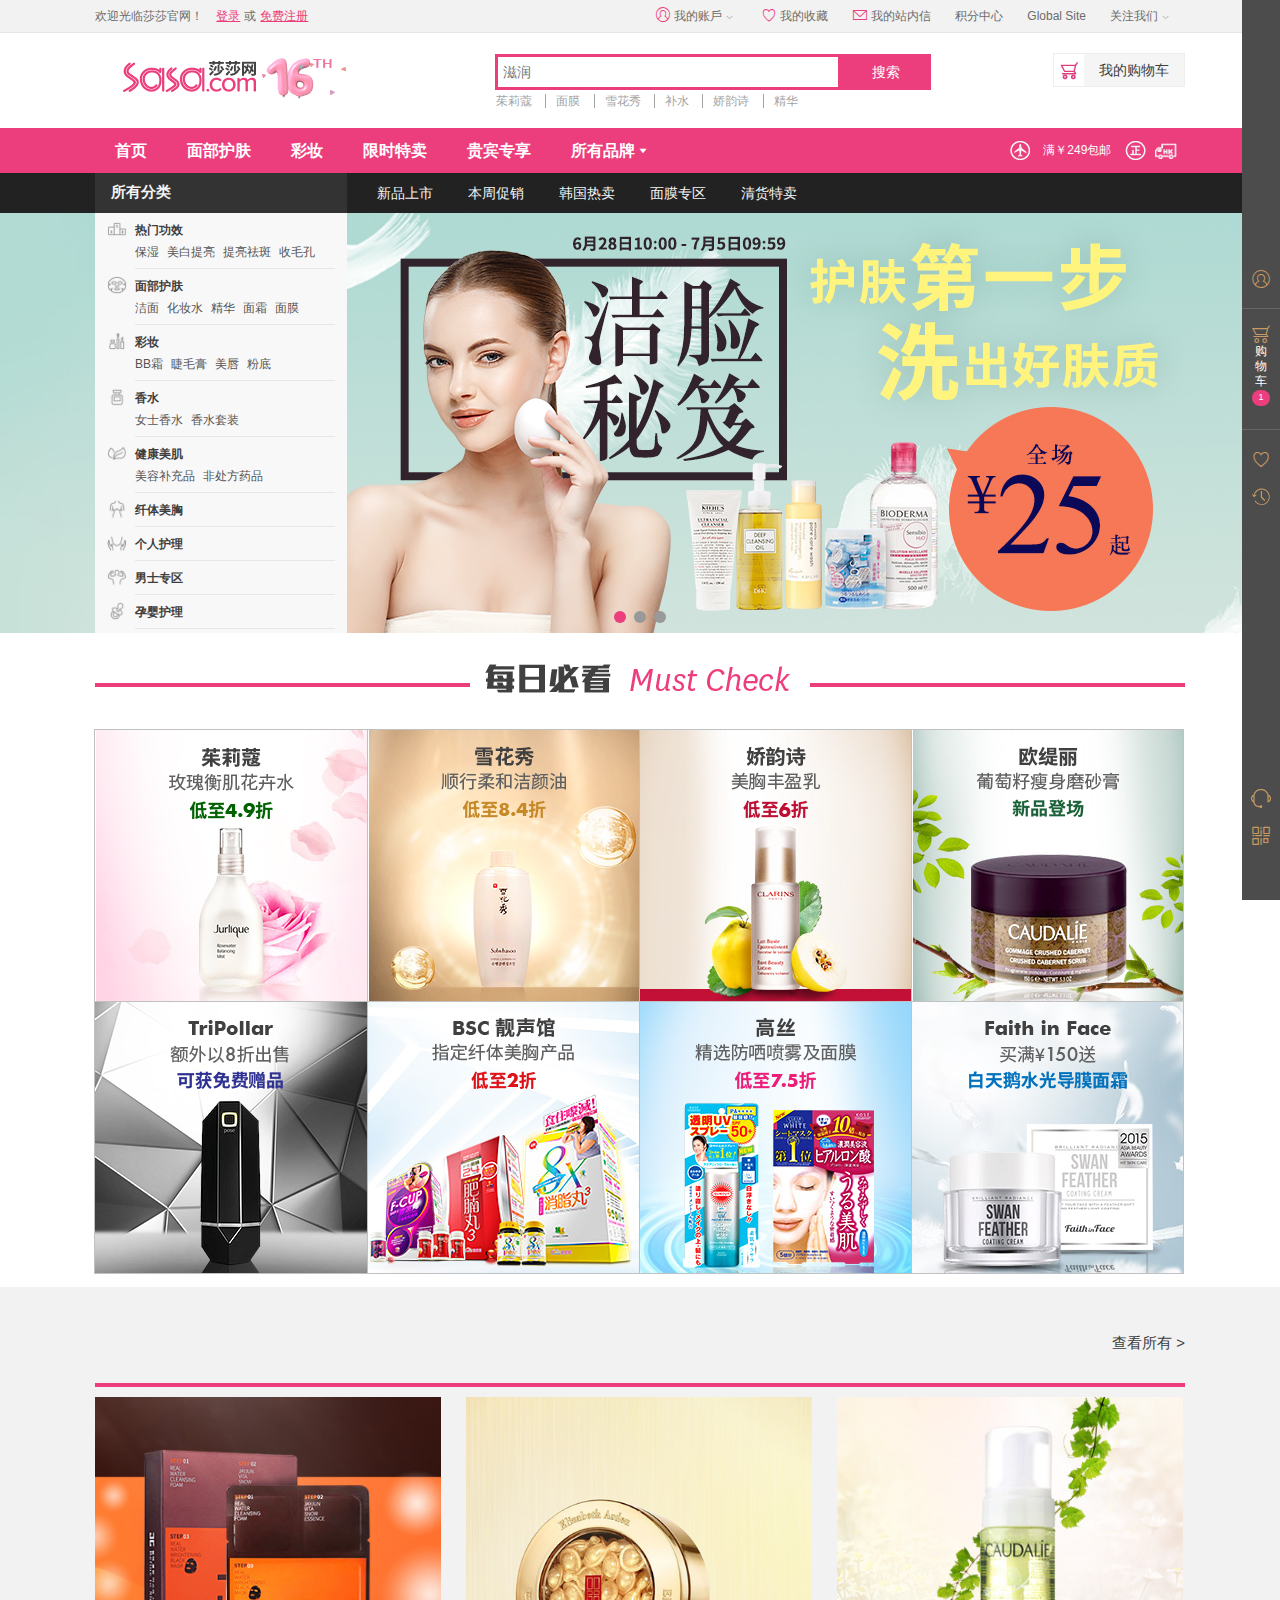
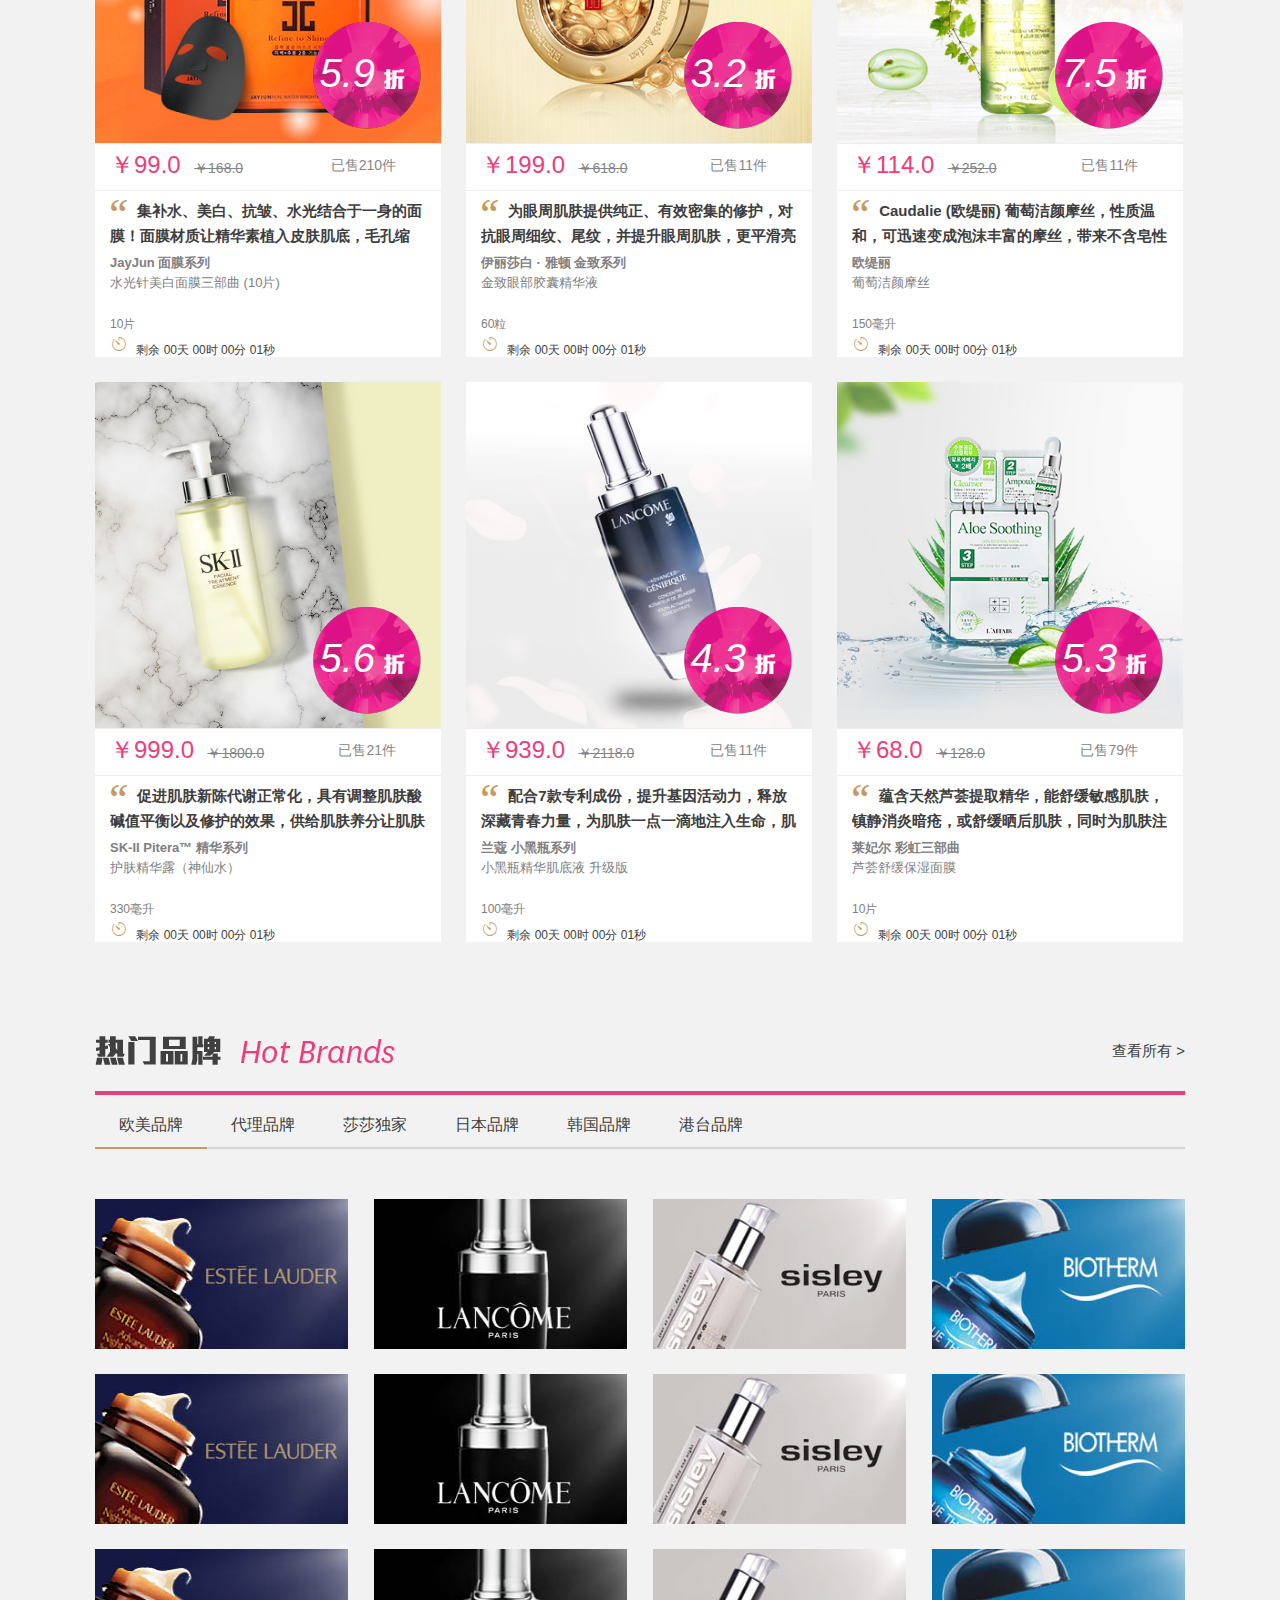
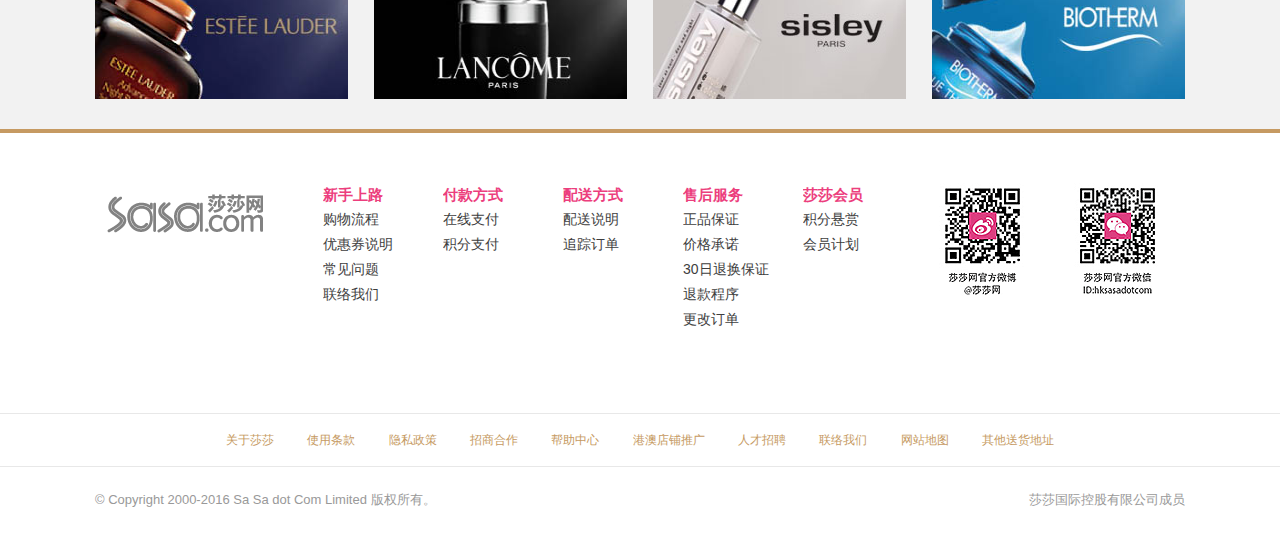
<file: shop/index.html>
﻿<!DOCTYPE html>
<html lang="en">
<head>
	<meta charset="UTF-8">
	<title>香港莎莎官网 - 正品美妆海淘商城,化妆品护肤品海外购首选</title>
	<link rel="shortcut icon" href="img/favicon.ico" type="image/x-icon">
	<link rel="stylesheet" type="text/css" href="css/common.css">
	<link rel="stylesheet" type="text/css" href="css/index.css">
	<script type="text/javascript" src="js/jquery-1.12.4.min.js"></script>
	<script type="text/javascript" src="js/jquery.cookie.js"></script>
	<script type="text/javascript" src="js/common.js"></script>
	<script type="text/javascript" src="js/index.js"></script>
</head>
<body>
	<div id="sidebar">
		<div class="sidebar-box">
			<div class="box1">
				<div class="mui-tab">
					<a class="sidebar-link"><i class="icon"></i></a>
					<!-- style="right: 38px; opacity: 1; display: block;" -->
					<a href="#" class="mui-tab-tip" style="right: 70px; opacity: 0; display: none;">
						我的帐户
						<div class="tip-arr">◆</div>
					</a>
				</div>
				<div class="sidecart">
					<div class="sidecart-text">
						<a href="javascript:;" id="cartcont">
							<i class="icon"></i>
							购物车
						</a>
						<b><span id="cartnum">1</span></b>
					</div>
					<div class="cart-cont" id="sidecart-cont">
						<div class="cart-conttitle">
							购物车
							<button type="button" class="btn-close"><i class="icon"></i></button>
						</div>
						<div class="updatecart" id="updatecart">
							<div class="sidecart-empty">购物车中还没有商品，赶紧选购吧！</div>
						</div>
					</div>
				</div>
				<div class="mui-tab">
					<a class="sidebar-link"><i class="icon"></i></a>
					<!-- style="right: 38px; opacity: 1; display: inline;" -->
					<a href="#" class="mui-tab-tip" style="right: 70px; opacity: 0;">
						我的收藏
						<div class="tip-arr">◆</div>
					</a>
				</div>
				<div class="mui-tab">
					<a class="sidebar-link"><i class="icon"></i></a>
					<!-- style="right: 38px; opacity: 1; display: inline;" -->
					<a href="#" class="mui-tab-tip" style="right: 70px; opacity: 0; display: none;">
						浏览记录
						<div class="tip-arr">◆</div>
					</a>
				</div>
			</div>
			<div class="box2">
				<div class="mui-tab">
					<a class="sidebar-link"><i class="tmp-icon"></i></a>
					<!-- style="right: 38px; opacity: 1; display: inline;" -->
					<a href="#" class="mui-tab-tip" style="right: 70px; opacity: 0; display: none;">
						线上客服
						<div class="tip-arr">◆</div>
					</a>
				</div>
				<div class="mui-tab">
					<a class="sidebar-link"><i class="icon"></i></a>
					<!-- style="right: 88px; opacity: 1; margin-top: -50px; display: block;" -->
					<div href="#" class="mui-tab-tip" style="right: 120px; opacity: 0; margin-top: -50px; display: none;">
						<img src="img/sidebar-weixin.jpg"; width="140px"; height="140px";>
						<div class="tip-arr" style="right: -58px;z-index:-1;margin-top: 50px;color:#fff;">◆</div>
					</div>
				</div>
				<!-- visibility: visible; -->
				<div class="sideup" id="goTop" style="visibility: hidden;">
					<a href="javascript:;">
						<i class="icon"></i>TOP
					</a>
				</div>
			</div>
		</div>
	</div>
	<div id="topbar">
		<div class="topbar page">
			<div id="login-bar" class="l">欢迎光临莎莎官网！ <span class="loginregister"><a href="html/login.html">登录</a><span class="center">或</span><a href="html/register.html">免费注册</a></span><span class="userlogin" style="display: none;"><a href="html/cart.html">username</a><a class="zhuxiao" href="javascript:;" style="margin-left:5px;">注销</a></span></div>
			<div id="member-bar" class="r">
				<ul>
					<li><div><a href="#">
						<i class="icon"></i>我的账戶<i class="icon arr"></i>
					</a></div>
						<dl id="count-dl" style="display: none;">
							<dd><a href="#">我的订单</a></dd>
							<dd><a href="#">我的积分</a></dd>
							<dd><a href="#">我的优惠券</a></dd>
							<dd><a href="#">我的收藏</a></dd>
							<dd><a href="#">我的评价</a></dd>
						</dl>
					</li>
					<li><div><a href="#"><i class="icon"></i>我的收藏</a></div></li>
					<li><div><a href="#"><i class="icon"></i>我的站内信</a></div></li>
					<li><div><a href="#">积分中心</a></div></li>
					<li><div><a href="#">Global Site</a></div></li>
					<li><div><a href="#">关注我们<i class="icon arr"></i></a></div>
						<!-- width: 210px; -->
						<dl id="focus" style="display: none; width: 86px;">
							<dt style="width: 85px;">
								<a href="#">
									<img src="img/jiarushoucang.png">加入收藏
								</a>
								<a href="#">
									<img src="img/xinlangweibo.png">新浪微博
								</a>
								<a href="#">
									<img src="img/shashaweixin.png">莎莎微信
								</a>
								<a href="#">
									<img src="img/youkuship.png">优酷视频
								</a>
							</dt>
							<dd style="display: none;">
								<img src="img/weiboewm.jpg">
							</dd>
							<dd style="display: none;">
								<img src="img/weixinewm.jpg">
							</dd>
							<dd style="display: none;">
								<img src="img/youkuewm.jpg">
							</dd>
						</dl>
					</li>
				</ul>
			</div>
		</div>
	</div>
	<div id="header-main">
		<div class="header-main page">
			<div id="logo">
				<a href="index.html">
					<img src="img/logo.gif">
				</a>
			</div>
			<div id="search">
				<form>
					<div id="search-input">
						<input type="text" placeholder="滋润">
					</div>
					<button type="submit" class="search-btn">搜索</button>
				</form>
				<div id="hot-keyword">
					<a href="#">茱莉蔻</a>
					<a href="#">面膜</a>
					<a href="#">雪花秀</a>
					<a href="#">补水</a>
					<a href="#">娇韵诗</a>
					<a href="#">精华</a>
				</div>
			</div>
			<div id="topcartbar">
				<div id="cart-bar">
					<a href="html/cart.html">我的购物车</a>
					<div class="cartdetail" style="display: none;">
						<div class="empty">购物车中还没有商品，<br>快去挑选心爱的商品吧</div>
					</div>
				</div>
			</div>
		</div>
	</div>
	<div id="nav-bar">
		<div class="page">
			<ul class="r">
				<li style="width:115px;">
					<img src="img/feiji.png">
					<span>满￥249包邮</span>
				</li>
				<li style="width:30px;">
					<img src="img/zhengpin.png">
					<span>正品保证</span>
				</li>
				<li style="width:30px;">
					<img src="img/zhisong.png">
					<span>香港直送</span>
				</li>
			</ul>
			<ul class="l nav-list">
				<li><a href="index.html">首页</a></li>
				<li><a href="#">面部护肤</a></li>
				<li><a href="#">彩妆</a></li>
				<li><a href="#">限时特卖</a></li>
				<li><a href="#">贵宾专享</a></li>
				<li><a href="#">所有品牌<i class="icon"></i></a>
					<div class="nav-lstbox" style="display: none;">
						<div class="nav-arr"><i class="icon"></i></div>
						<div class="nav-title">热门品牌</div>
						<div class="clb">
							<div class="nav-brandtext l">
								<ul>
									<li><a href="#">兰蔻&nbsp; Lancome</a></li>
									<li><a href="#">资生堂&nbsp; Shiseido </a></li>
									<li><a href="#">森田药妆&nbsp; SAM TIN</a></li>
									<li><a href="#">希思黎&nbsp; Sisley </a></li>
									<li><a href="#">高丝&nbsp; Kose </a></li>
									<li><a href="#">雅诗兰黛&nbsp; Estee Lauder</a></li>
									<li><a href="#">SK-II</a></li>
									<li><a href="#">雅漾&nbsp; Avene </a></li>
								</ul>
								<a href="#"><b>查看全部品牌</b></a>
							</div>
							<div class="nav-brandpic r">
								<ul>
									<li><img src="img/navpic1.jpg"></li>
									<li><img src="img/navpic2.jpg"></li>
									<li><img src="img/navpic3.jpg"></li>
									<li><img src="img/navpic4.jpg"></li>
									<li><img src="img/navpic5.jpg"></li>
									<li><img src="img/navpic6.jpg"></li>
									<li><img src="img/navpic7.jpg"></li>
									<li><img src="img/navpic8.jpg"></li>
								</ul>
							</div>
						</div>
					</div>
				</li>
			</ul>
		</div>
	</div>
	<div id="nav-category">
		<div class="page">
			<div class="all-category">
				<div class="category-handle">所有分类</div>
				<div class="category-box" style="display: block;">
					<ul>
						<li class="cat-item">
							<div>
								<img class="img" src="img/remengongxiao.png">
								<div class="cat-text">
									<a href="javascript:;">热门功效</a>
								</div>
								<div class="cat-list">
									<a href="#">保湿</a>
									<a href="#">美白提亮</a>
									<a href="#">提亮祛斑</a>
									<a href="#">收毛孔</a>
								</div>
								<div class="other-box">
									<dl>
										<dt><a href="javascript:;">热门功效</a></dt>
										<a href="#">保湿</a>
										<a href="#">美白提亮</a><br>
										<a href="#">祛斑</a>
										<a href="#">舒缓/抗敏感</a><br>
										<a href="#">收毛孔</a>
										<a href="#">提拉紧致</a><br>
										<a href="#">抗皱</a>
										<a href="#">去黑眼圈</a><br>
										<a href="#">去干纹</a>
										<a href="#">防晒</a>
									</dl>
								</div>
							</div>
						</li>
						<li class="cat-item">
							<div>
								<img class="img" src="img/mianbuhufu.png">
								<div class="cat-text">
									<a href="javascript:;">面部护肤</a>
								</div>
								<div class="cat-list">
									<a href="#">洁面</a>
									<a href="#">化妆水</a>
									<a href="#">精华</a>
									<a href="#">面霜</a>
									<a href="#">面膜</a>
								</div>
								<div class="other-box">
									<dl>
										<dt><a href="javascript:;">基本护理</a></dt>
										<a href="#">洁面</a>
										<a href="#">磨砂</a>
										<a href="#">卸妆</a><br>
										<a href="#">化妆水</a>
										<a href="#">精华</a><br>
										<a href="#">面霜</a>
										<a href="#">面膜</a>
									</dl>
									<dl>
										<dt><a href="javascript:;">特别护理</a></dt>
										<a href="#">颈部护理</a>
										<a href="#">眼部护理</a><br>
										<a href="#">暗疮护理</a>
										<a href="#">唇部护理</a><br>
										<a href="#">防晒护理</a>
									</dl>
									<dl>
										<dt><a href="javascript:;">其他</a></dt>
										<a href="#">高端美容仪器</a><br>
										<a href="#">美容工具</a>
										<a href="#">小样</a><br>
										<a href="#">套装</a>
									</dl>
								</div>
							</div>
						</li>
						<li class="cat-item">
							<div>
								<img class="img" src="img/caizhuang.png">
								<div class="cat-text">
									<a href="javascript:;">彩妆</a>
								</div>
								<div class="cat-list">
									<a href="#">BB霜</a>
									<a href="#">睫毛膏</a>
									<a href="#">美唇</a>
									<a href="#">粉底</a>
								</div>
								<div class="other-box">
									<dl>
										<dt><a href="javascript:;">面部彩妆</a></dt>
										<a href="#">隔离霜</a>
										<a href="#">粉底</a>
										<a href="#">遮瑕</a><br>
										<a href="#">BB霜</a>
										<a href="#">CC霜</a>
										<a href="#">胭脂</a>
									</dl>
									<dl>
										<dt><a href="javascript:;">眼部彩妆</a></dt>
										<a href="#">眉笔/眉粉</a>
										<a href="#">眼影</a><br>
										<a href="#">眼线</a>
										<a href="#">睫毛膏</a><br>
									</dl>
									<dl>
										<dt><a href="javascript:;">其他</a></dt>
										<a href="#">美唇</a>
										<a href="#">彩妆盒/套装</a><br>
										<a href="#">化妆帚</a>
										<a href="#">化妆工具</a><br>
										<a href="#">美甲</a>
									</dl>
								</div>
							</div>
						</li>
						<li class="cat-item">
							<div>
								<img class="img" src="img/xiangshui.png">
								<div class="cat-text">
									<a href="javascript:;">香水</a>
								</div>
								<div class="cat-list">
									<a href="#">女士香水</a>
									<a href="#">香水套装</a>
								</div>
								<div class="other-box">
									<dl>
										<dt><a href="javascript:;">香水</a></dt>
										<a href="#">女士香水</a>
										<a href="#">男士香水</a><br>
										<a href="#">香水套装</a>
										<a href="#">香水工具</a>
									</dl>
								</div>
							</div>
						</li>
						<li class="cat-item">
							<div>
								<img class="img" src="img/jiankangmeiji.png">
								<div class="cat-text">
									<a href="javascript:;">健康美肌</a>
								</div>
								<div class="cat-list">
									<a href="#">美容补充品</a>
									<a href="#">非处方药品</a>
								</div>
								<div class="other-box">
									<dl>
										<dt><a href="javascript:;">健康美肌</a></dt>
										<a href="#">美容补充品</a>
										<a href="#">保健品</a><br>
										<a href="#">非处方药品</a><br>
										<a href="#">健康零食</a><br>
										<a href="#">天然草本茶</a>
									</dl>
								</div>
							</div>
						</li>
						<li class="cat-item">
							<div>
								<img class="img" src="img/qiantimeixiong.png">
								<div class="cat-text">
									<a href="javascript:;">纤体美胸</a>
								</div>
								<div class="cat-list">
								</div>
								<div class="other-box">
									<dl>
										<dt><a href="javascript:;">纤体美胸</a></dt>
										<a href="#">纤体护理</a>
										<a href="#">纤体食品</a><br>
										<a href="#">纤体工具</a>
										<a href="#">纤体套装</a><br>
										<a href="#">美胸用品</a>
									</dl>
								</div>
							</div>
						</li>
						<li class="cat-item">
							<div>
								<img class="img" src="img/gerenhuli.png">
								<div class="cat-text">
									<a href="javascript:;">个人护理</a>
								</div>
								<div class="cat-list">
								</div>
								<div class="other-box">
									<dl>
										<dt><a href="javascript:;">身体护理</a></dt>
										<a href="#">沐浴/润肤</a><br>
										<a href="#">洗发/护发</a><br>
										<a href="#">头发造型</a><br>
										<a href="#">手足部护理</a><br>
										<a href="#">脱毛用品</a>
										<a href="#">女性护理</a><br>
										<a href="#">止汗香体</a>
									</dl>
									<dl>
										<dt><a href="javascript:;">其他</a></dt>
										<a href="#">隐形眼镜</a>
										<a href="#">口腔护理</a><br>
										<a href="#">家居用品</a>
										<a href="#">头饰/饰物</a><br>
									</dl>
								</div>
							</div>
						</li>
						<li class="cat-item">
							<div>
								<img class="img" src="img/nanshizhuanqu.png">
								<div class="cat-text">
									<a href="javascript:;">男士专区</a>
								</div>
								<div class="cat-list">
								</div>
								<div class="other-box">
									<dl>
										<dt><a href="javascript:;">男士专区</a></dt>
										<a href="#">男士洁面</a>
										<a href="#">男士护肤</a><br>
										<a href="#">剃须护理</a><br>
										<a href="#">男士头部护理</a>
									</dl>
								</div>
							</div>
						</li>
						<li class="cat-item">
							<div>
								<img class="img" src="img/yunyinyongpin.png">
								<div class="cat-text">
									<a href="javascript:;">孕婴护理</a>
								</div>
								<div class="cat-list">
								</div>
								<div class="other-box">
									<dl>
										<dt><a href="javascript:;">孕婴护理</a></dt>
										<a href="#">母婴团</a>
										<a href="#">婴儿沐浴</a><br>
										<a href="#">婴儿护肤</a><br>
										<a href="#">婴儿食品</a>
										<a href="#">孕妇护肤</a><br>
										<a href="#">孕妇食品</a><br>
										<a href="#">其他孕婴工具</a>
									</dl>
								</div>
							</div>
						</li>
					</ul>
				</div>
			</div>
			<div class="tj-category">
				<ul id="sub_nav">
					<li>
						<a href="#">新品上市</a>
					</li>
					<li>
						<a href="#">本周促销</a>
					</li>
					<li>
						<a href="#">韩国热卖</a>
					</li>
					<li>
						<a href="#">面膜专区</a>
					</li>
					<li>
						<a href="#">清货特卖</a>
					</li>
					<li id="magic-line"></li>
				</ul>
			</div>
		</div>
	</div>
	<div id="banner">
		<div class="banner-container">
			<div id="banner-box">
				<ul class="clb">
					<li style="z-index: 2; opacity: 1;">
						<a href="html/list.html">
							<img src="img/banner1.jpg">
						</a>
					</li>
					<li>
						<a href="html/detail.html">
							<img src="img/banner2.jpg">
						</a>
					</li>
					<li>
						<a href="html/register.html">
							<img src="img/banner3.jpg">
						</a>
					</li>
				</ul>
				<ol id="J_slideTrigger">
					<li class="active"></li>
					<li class=""></li>
					<li class=""></li>
				</ol>
			</div>
		</div>
	</div>
	<div id="mustcheck" class="clb">
		<div class="mustcheckbt">
			<span class="bticon">每日必看</span>
		</div>
		<div class="page">
			<ul>
				<li class="spec">
					<a href="#">
						<img src="img/mustcheck1.jpg">
					</a>
				</li>
				<li>
					<a href="#">
						<img src="img/mustcheck2.jpg">
					</a>
				</li>
				<li>
					<a href="#">
						<img src="img/mustcheck3.jpg">
					</a>
				</li>
				<li>
					<a href="#">
						<img src="img/mustcheck4.jpg">
					</a>
				</li>
				<li class="spec">
					<a href="#">
						<img src="img/mustcheck5.jpg">
					</a>
				</li>
				<li>
					<a href="#">
						<img src="img/mustcheck6.jpg">
					</a>
				</li>
				<li>
					<a href="#">
						<img src="img/mustcheck7.jpg">
					</a>
				</li>
				<li>
					<a href="#">
						<img src="img/mustcheck8.jpg">
					</a>
				</li>
			</ul>
		</div>
	</div>
	<div id="limitedoffer">
		<div class="flashsale page">
			<div class="flashsalebt">
				<a href="#">查看所有 ></a>
				<span class="bticon">限时特卖</span>
			</div>
			<ul id="flashsalelist">
				<li class="noml">
					<a href="html/detail.html">
						<i class="count"><b>5.9</b></i>
						<i class="buynow"></i>
						<div class="flashsale-pic">
							<img src="img/limitedoffer1.jpg">
						</div>
						<div class="sale-price">
							<span class="buy-num r">已售210件</span>
							<span class="price">￥99.0</span>
							<span class="dis"><del>￥168.0</del></span>
						</div>
						<div class="flashsale-info">
							<div class="des1">
								<i class="icon"></i>
								集补水、美白、抗皱、水光结合于一身的面膜！面膜材质让精华素植入皮肤肌底，毛孔缩小，带来由内而外透出来的水嫩透白，翌日醒来肌肤依然柔嫩细滑！
							</div>
							<div class="des2">JayJun&nbsp;面膜系列&nbsp;</div>
							<p class="des3">水光针美白面膜三部曲 (10片)</p>
							<p class="des4">10片</p>
							<p class="des5" id="seckill_time">
                				<i class="icon iconfont"></i>
               	 				剩余
               	 				<span class="day">00</span>天
               	 				<span class="hour">00</span>时
               	 				<span class="minute">00</span>分
               	 				<span class="second">01</span>秒
                              </p>
						</div>
					</a>
				</li>
				<li>
					<a href="#">
						<i class="count"><b>3.2</b></i>
						<i class="buynow"></i>
						<div class="flashsale-pic">
							<img src="img/limitedoffer2.jpg">
						</div>
						<div class="sale-price">
							<span class="buy-num r">已售11件</span>
							<span class="price">￥199.0</span>
							<span class="dis"><del>￥618.0</del></span>
						</div>
						<div class="flashsale-info">
							<div class="des1">
								<i class="icon"></i>
								为眼周肌肤提供纯正、有效密集的修护，对抗眼周细纹、尾纹，并提升眼周肌肤，更平滑亮白。
							</div>
							<div class="des2">伊丽莎白 · 雅顿&nbsp;金致系列&nbsp;</div>
							<p class="des3">金致眼部胶囊精华液</p>
							<p class="des4">60粒</p>
							<p class="des5" id="seckill_time">
                				<i class="icon iconfont"></i>
               	 				剩余
               	 				<span class="day">00</span>天
               	 				<span class="hour">00</span>时
               	 				<span class="minute">00</span>分
               	 				<span class="second">01</span>秒
                              </p>
						</div>
					</a>
				</li>
				<li>
					<a href="#">
						<i class="count"><b>7.5</b></i>
						<i class="buynow"></i>
						<div class="flashsale-pic">
							<img src="img/limitedoffer3.jpg">
						</div>
						<div class="sale-price">
							<span class="buy-num r">已售11件</span>
							<span class="price">￥114.0</span>
							<span class="dis"><del>￥252.0</del></span>
						</div>
						<div class="flashsale-info">
							<div class="des1">
								<i class="icon"></i>
								Caudalie (欧缇丽) 葡萄洁颜摩丝，性质温和，可迅速变成泡沫丰富的摩丝，带来不含皂性的愉悦洁面体验。用后肌肤清爽洁净，绝不绷紧。若将本品与葡萄籽柔性去角质霜混合，可产生质地极其细腻稠厚的东西，以进行极其温和的磨砂。不含任何羟基苯甲酸酯防腐剂、苯氧基乙醇、染色剂与矿物油，适合任何类型的肌肤，即使是最敏感的肌肤。本品绝不在动物身上做试验。
							</div>
							<div class="des2">欧缇丽&nbsp;</div>
							<p class="des3">葡萄洁颜摩丝</p>
							<p class="des4">150毫升</p>
							<p class="des5" id="seckill_time">
                				<i class="icon iconfont"></i>
               	 				剩余
               	 				<span class="day">00</span>天
               	 				<span class="hour">00</span>时
               	 				<span class="minute">00</span>分
               	 				<span class="second">01</span>秒
                              </p>
						</div>
					</a>
				</li>
				<li class="noml">
					<a href="#">
						<i class="count"><b>5.6</b></i>
						<i class="buynow"></i>
						<div class="flashsale-pic">
							<img src="img/limitedoffer4.jpg">
						</div>
						<div class="sale-price">
							<span class="buy-num r">已售21件</span>
							<span class="price">￥999.0</span>
							<span class="dis"><del>￥1800.0</del></span>
						</div>
						<div class="flashsale-info">
							<div class="des1">
								<i class="icon"></i>
								促进肌肤新陈代谢正常化，具有调整肌肤酸碱值平衡以及修护的效果，供给肌肤养分让肌肤充满弹性，兼具保养及抗细胞脂氧化作用。
							</div>
							<div class="des2">SK-II&nbsp;Pitera™ 精华系列&nbsp;</div>
							<p class="des3">护肤精华露（神仙水）</p>
							<p class="des4">330毫升</p>
							<p class="des5" id="seckill_time">
                				<i class="icon iconfont"></i>
               	 				剩余
               	 				<span class="day">00</span>天
               	 				<span class="hour">00</span>时
               	 				<span class="minute">00</span>分
               	 				<span class="second">01</span>秒
                              </p>
						</div>
					</a>
				</li>
				<li>
					<a href="#">
						<i class="count"><b>4.3</b></i>
						<i class="buynow"></i>
						<div class="flashsale-pic">
							<img src="img/limitedoffer5.jpg">
						</div>
						<div class="sale-price">
							<span class="buy-num r">已售11件</span>
							<span class="price">￥939.0</span>
							<span class="dis"><del>￥2118.0</del></span>
						</div>
						<div class="flashsale-info">
							<div class="des1">
								<i class="icon"></i>
								配合7款专利成份，提升基因活动力，释放深藏青春力量，为肌肤一点一滴地注入生命，肌肤观感由内而外燃点起惊人的亮泽光芒。
							</div>
							<div class="des2"> 兰蔻&nbsp;小黑瓶系列&nbsp;</div>
							<p class="des3">小黑瓶精华肌底液 升级版</p>
							<p class="des4">100毫升</p>
							<p class="des5" id="seckill_time">
                				<i class="icon iconfont"></i>
               	 				剩余
               	 				<span class="day">00</span>天
               	 				<span class="hour">00</span>时
               	 				<span class="minute">00</span>分
               	 				<span class="second">01</span>秒
                              </p>
						</div>
					</a>
				</li>
				<li>
					<a href="#">
						<i class="count"><b>5.3</b></i>
						<i class="buynow"></i>
						<div class="flashsale-pic">
							<img src="img/limitedoffer6.jpg">
						</div>
						<div class="sale-price">
							<span class="buy-num r">已售79件</span>
							<span class="price">￥68.0</span>
							<span class="dis"><del>￥128.0</del></span>
						</div>
						<div class="flashsale-info">
							<div class="des1">
								<i class="icon"></i>
								蕴含天然芦荟提取精华，能舒缓敏感肌肤，镇静消炎暗疮，或舒缓晒后肌肤，同时为肌肤注入水分，使肤质回复健康、水漾、柔嫩。
							</div>
							<div class="des2">莱妃尔&nbsp;彩虹三部曲&nbsp;</div>
							<p class="des3">芦荟舒缓保湿面膜</p>
							<p class="des4">10片</p>
							<p class="des5" id="seckill_time">
                				<i class="icon iconfont"></i>
               	 				剩余
               	 				<span class="day">00</span>天
               	 				<span class="hour">00</span>时
               	 				<span class="minute">00</span>分
               	 				<span class="second">01</span>秒
                              </p>
						</div>
					</a>
				</li>
			</ul>
		</div>
	</div>
	<div id="hotbrands">
		<div class="page">
			<div class="brandbt">
				<a href="#">查看所有 ></a>
				<span class="bticon">热门品牌</span>
			</div>

			<ul class="brand-tab">
				<li><a href="javascript:;">欧美品牌</a></li>
				<li><a href="javascript:;">代理品牌</a></li>
				<li><a href="javascript:;">莎莎独家</a></li>
				<li><a href="javascript:;">日本品牌</a></li>
				<li><a href="javascript:;">韩国品牌</a></li>
				<li><a href="javascript:;">港台品牌</a></li>
				<li class="pingyi" id="brand-py"></li>
			</ul>
			<ul class="brand-logo" style="display: block;">
				<li>
					<p>
						<img src="img/hotbrands-oumei1.jpg">
						<a href="#">
							<img src="img/hotbrands-zhekou1.jpg">
						</a>
					</p>
				</li>
				<li>
					<p>
						<img src="img/hotbrands-oumei2.jpg">
						<a href="#">
							<img src="img/hotbrands-zhekou2.jpg">
						</a>
					</p>
				</li>
				<li>
					<p>
						<img src="img/hotbrands-oumei3.jpg">
						<a href="#">
							<img src="img/hotbrands-zhekou3.jpg">
						</a>
					</p>
				</li>
				<li>
					<p>
						<img src="img/hotbrands-oumei4.jpg">
						<a href="#">
							<img src="img/hotbrands-zhekou4.jpg">
						</a>
					</p>
				</li>
				<li>
					<p>
						<img src="img/hotbrands-oumei1.jpg">
						<a href="#">
							<img src="img/hotbrands-zhekou1.jpg">
						</a>
					</p>
				</li>
				<li>
					<p>
						<img src="img/hotbrands-oumei2.jpg">
						<a href="#">
							<img src="img/hotbrands-zhekou2.jpg">
						</a>
					</p>
				</li>
				<li>
					<p>
						<img src="img/hotbrands-oumei3.jpg">
						<a href="#">
							<img src="img/hotbrands-zhekou3.jpg">
						</a>
					</p>
				</li>
				<li>
					<p>
						<img src="img/hotbrands-oumei4.jpg">
						<a href="#">
							<img src="img/hotbrands-zhekou4.jpg">
						</a>
					</p>
				</li>
				<li>
					<p>
						<img src="img/hotbrands-oumei1.jpg">
						<a href="#">
							<img src="img/hotbrands-zhekou1.jpg">
						</a>
					</p>
				</li>
				<li>
					<p>
						<img src="img/hotbrands-oumei2.jpg">
						<a href="#">
							<img src="img/hotbrands-zhekou2.jpg">
						</a>
					</p>
				</li>
				<li>
					<p>
						<img src="img/hotbrands-oumei3.jpg">
						<a href="#">
							<img src="img/hotbrands-zhekou3.jpg">
						</a>
					</p>
				</li>
				<li>
					<p>
						<img src="img/hotbrands-oumei4.jpg">
						<a href="#">
							<img src="img/hotbrands-zhekou4.jpg">
						</a>
					</p>
				</li>
			</ul>
			<ul class="brand-logo" style="display: none;">
				<li>
					<p>
						<img src="img/hotbrands-daili1.png">
						<a href="#">
							<img src="img/hotbrands-zhekou1.jpg">
						</a>
					</p>
				</li>
				<li>
					<p>
						<img src="img/hotbrands-daili2.jpg">
						<a href="#">
							<img src="img/hotbrands-zhekou2.jpg">
						</a>
					</p>
				</li>
				<li>
					<p>
						<img src="img/hotbrands-daili3.jpg">
						<a href="#">
							<img src="img/hotbrands-zhekou3.jpg">
						</a>
					</p>
				</li>
				<li>
					<p>
						<img src="img/hotbrands-daili4.jpg">
						<a href="#">
							<img src="img/hotbrands-zhekou4.jpg">
						</a>
					</p>
				</li>
				<li>
					<p>
						<img src="img/hotbrands-daili1.png">
						<a href="#">
							<img src="img/hotbrands-zhekou1.jpg">
						</a>
					</p>
				</li>
				<li>
					<p>
						<img src="img/hotbrands-daili2.jpg">
						<a href="#">
							<img src="img/hotbrands-zhekou2.jpg">
						</a>
					</p>
				</li>
				<li>
					<p>
						<img src="img/hotbrands-daili3.jpg">
						<a href="#">
							<img src="img/hotbrands-zhekou3.jpg">
						</a>
					</p>
				</li>
				<li>
					<p>
						<img src="img/hotbrands-daili4.jpg">
						<a href="#">
							<img src="img/hotbrands-zhekou4.jpg">
						</a>
					</p>
				</li>
				<li>
					<p>
						<img src="img/hotbrands-daili1.png">
						<a href="#">
							<img src="img/hotbrands-zhekou1.jpg">
						</a>
					</p>
				</li>
				<li>
					<p>
						<img src="img/hotbrands-daili2.jpg">
						<a href="#">
							<img src="img/hotbrands-zhekou2.jpg">
						</a>
					</p>
				</li>
				<li>
					<p>
						<img src="img/hotbrands-daili3.jpg">
						<a href="#">
							<img src="img/hotbrands-zhekou3.jpg">
						</a>
					</p>
				</li>
				<li>
					<p>
						<img src="img/hotbrands-daili4.jpg">
						<a href="#">
							<img src="img/hotbrands-zhekou4.jpg">
						</a>
					</p>
				</li>
			</ul>
			<ul class="brand-logo" style="display: none;">
				<li>
					<p>
						<img src="img/hotbrands-shasha1.jpg">
						<a href="#">
							<img src="img/hotbrands-zhekou1.jpg">
						</a>
					</p>
				</li>
				<li>
					<p>
						<img src="img/hotbrands-shasha2.jpg">
						<a href="#">
							<img src="img/hotbrands-zhekou2.jpg">
						</a>
					</p>
				</li>
				<li>
					<p>
						<img src="img/hotbrands-shasha3.jpg">
						<a href="#">
							<img src="img/hotbrands-zhekou3.jpg">
						</a>
					</p>
				</li>
				<li>
					<p>
						<img src="img/hotbrands-shasha4.jpg">
						<a href="#">
							<img src="img/hotbrands-zhekou4.jpg">
						</a>
					</p>
				</li>
				<li>
					<p>
						<img src="img/hotbrands-shasha1.jpg">
						<a href="#">
							<img src="img/hotbrands-zhekou1.jpg">
						</a>
					</p>
				</li>
				<li>
					<p>
						<img src="img/hotbrands-shasha2.jpg">
						<a href="#">
							<img src="img/hotbrands-zhekou2.jpg">
						</a>
					</p>
				</li>
				<li>
					<p>
						<img src="img/hotbrands-shasha3.jpg">
						<a href="#">
							<img src="img/hotbrands-zhekou3.jpg">
						</a>
					</p>
				</li>
				<li>
					<p>
						<img src="img/hotbrands-shasha4.jpg">
						<a href="#">
							<img src="img/hotbrands-zhekou4.jpg">
						</a>
					</p>
				</li>
				<li>
					<p>
						<img src="img/hotbrands-shasha1.jpg">
						<a href="#">
							<img src="img/hotbrands-zhekou1.jpg">
						</a>
					</p>
				</li>
				<li>
					<p>
						<img src="img/hotbrands-shasha2.jpg">
						<a href="#">
							<img src="img/hotbrands-zhekou2.jpg">
						</a>
					</p>
				</li>
				<li>
					<p>
						<img src="img/hotbrands-shasha3.jpg">
						<a href="#">
							<img src="img/hotbrands-zhekou3.jpg">
						</a>
					</p>
				</li>
				<li>
					<p>
						<img src="img/hotbrands-shasha4.jpg">
						<a href="#">
							<img src="img/hotbrands-zhekou4.jpg">
						</a>
					</p>
				</li>
			</ul>
			<ul class="brand-logo" style="display: none;">
				<li>
					<p>
						<img src="img/hotbrands-riben1.jpg">
						<a href="#">
							<img src="img/hotbrands-zhekou1.jpg">
						</a>
					</p>
				</li>
				<li>
					<p>
						<img src="img/hotbrands-riben2.jpg">
						<a href="#">
							<img src="img/hotbrands-zhekou2.jpg">
						</a>
					</p>
				</li>
				<li>
					<p>
						<img src="img/hotbrands-riben3.jpg">
						<a href="#">
							<img src="img/hotbrands-zhekou3.jpg">
						</a>
					</p>
				</li>
				<li>
					<p>
						<img src="img/hotbrands-riben4.jpg">
						<a href="#">
							<img src="img/hotbrands-zhekou4.jpg">
						</a>
					</p>
				</li>
				<li>
					<p>
						<img src="img/hotbrands-riben1.jpg">
						<a href="#">
							<img src="img/hotbrands-zhekou1.jpg">
						</a>
					</p>
				</li>
				<li>
					<p>
						<img src="img/hotbrands-riben2.jpg">
						<a href="#">
							<img src="img/hotbrands-zhekou2.jpg">
						</a>
					</p>
				</li>
				<li>
					<p>
						<img src="img/hotbrands-riben3.jpg">
						<a href="#">
							<img src="img/hotbrands-zhekou3.jpg">
						</a>
					</p>
				</li>
				<li>
					<p>
						<img src="img/hotbrands-riben4.jpg">
						<a href="#">
							<img src="img/hotbrands-zhekou4.jpg">
						</a>
					</p>
				</li>
				<li>
					<p>
						<img src="img/hotbrands-riben1.jpg">
						<a href="#">
							<img src="img/hotbrands-zhekou1.jpg">
						</a>
					</p>
				</li>
				<li>
					<p>
						<img src="img/hotbrands-riben2.jpg">
						<a href="#">
							<img src="img/hotbrands-zhekou2.jpg">
						</a>
					</p>
				</li>
				<li>
					<p>
						<img src="img/hotbrands-riben3.jpg">
						<a href="#">
							<img src="img/hotbrands-zhekou3.jpg">
						</a>
					</p>
				</li>
				<li>
					<p>
						<img src="img/hotbrands-riben4.jpg">
						<a href="#">
							<img src="img/hotbrands-zhekou4.jpg">
						</a>
					</p>
				</li>
			</ul>
			<ul class="brand-logo" style="display: none;">
				<li>
					<p>
						<img src="img/hotbrands-hanguo1.jpg">
						<a href="#">
							<img src="img/hotbrands-zhekou1.jpg">
						</a>
					</p>
				</li>
				<li>
					<p>
						<img src="img/hotbrands-hanguo2.jpg">
						<a href="#">
							<img src="img/hotbrands-zhekou2.jpg">
						</a>
					</p>
				</li>
				<li>
					<p>
						<img src="img/hotbrands-hanguo3.jpg">
						<a href="#">
							<img src="img/hotbrands-zhekou3.jpg">
						</a>
					</p>
				</li>
				<li>
					<p>
						<img src="img/hotbrands-hanguo4.jpg">
						<a href="#">
							<img src="img/hotbrands-zhekou4.jpg">
						</a>
					</p>
				</li>
				<li>
					<p>
						<img src="img/hotbrands-hanguo1.jpg">
						<a href="#">
							<img src="img/hotbrands-zhekou1.jpg">
						</a>
					</p>
				</li>
				<li>
					<p>
						<img src="img/hotbrands-hanguo2.jpg">
						<a href="#">
							<img src="img/hotbrands-zhekou2.jpg">
						</a>
					</p>
				</li>
				<li>
					<p>
						<img src="img/hotbrands-hanguo3.jpg">
						<a href="#">
							<img src="img/hotbrands-zhekou3.jpg">
						</a>
					</p>
				</li>
				<li>
					<p>
						<img src="img/hotbrands-hanguo4.jpg">
						<a href="#">
							<img src="img/hotbrands-zhekou4.jpg">
						</a>
					</p>
				</li>
				<li>
					<p>
						<img src="img/hotbrands-hanguo1.jpg">
						<a href="#">
							<img src="img/hotbrands-zhekou1.jpg">
						</a>
					</p>
				</li>
				<li>
					<p>
						<img src="img/hotbrands-hanguo2.jpg">
						<a href="#">
							<img src="img/hotbrands-zhekou2.jpg">
						</a>
					</p>
				</li>
				<li>
					<p>
						<img src="img/hotbrands-hanguo3.jpg">
						<a href="#">
							<img src="img/hotbrands-zhekou3.jpg">
						</a>
					</p>
				</li>
				<li>
					<p>
						<img src="img/hotbrands-hanguo4.jpg">
						<a href="#">
							<img src="img/hotbrands-zhekou4.jpg">
						</a>
					</p>
				</li>
			</ul>
			<ul class="brand-logo" style="display: none;">
				<li>
					<p>
						<img src="img/hotbrands-gangtai1.jpg">
						<a href="#">
							<img src="img/hotbrands-zhekou1.jpg">
						</a>
					</p>
				</li>
				<li>
					<p>
						<img src="img/hotbrands-gangtai2.jpg">
						<a href="#">
							<img src="img/hotbrands-zhekou2.jpg">
						</a>
					</p>
				</li>
				<li>
					<p>
						<img src="img/hotbrands-gangtai3.jpg">
						<a href="#">
							<img src="img/hotbrands-zhekou3.jpg">
						</a>
					</p>
				</li>
				<li>
					<p>
						<img src="img/hotbrands-gangtai4.jpg">
						<a href="#">
							<img src="img/hotbrands-zhekou4.jpg">
						</a>
					</p>
				</li>
				<li>
					<p>
						<img src="img/hotbrands-gangtai1.jpg">
						<a href="#">
							<img src="img/hotbrands-zhekou1.jpg">
						</a>
					</p>
				</li>
				<li>
					<p>
						<img src="img/hotbrands-gangtai2.jpg">
						<a href="#">
							<img src="img/hotbrands-zhekou2.jpg">
						</a>
					</p>
				</li>
				<li>
					<p>
						<img src="img/hotbrands-gangtai3.jpg">
						<a href="#">
							<img src="img/hotbrands-zhekou3.jpg">
						</a>
					</p>
				</li>
				<li>
					<p>
						<img src="img/hotbrands-gangtai4.jpg">
						<a href="#">
							<img src="img/hotbrands-zhekou4.jpg">
						</a>
					</p>
				</li>
				<li>
					<p>
						<img src="img/hotbrands-gangtai1.jpg">
						<a href="#">
							<img src="img/hotbrands-zhekou1.jpg">
						</a>
					</p>
				</li>
				<li>
					<p>
						<img src="img/hotbrands-gangtai2.jpg">
						<a href="#">
							<img src="img/hotbrands-zhekou2.jpg">
						</a>
					</p>
				</li>
				<li>
					<p>
						<img src="img/hotbrands-gangtai3.jpg">
						<a href="#">
							<img src="img/hotbrands-zhekou3.jpg">
						</a>
					</p>
				</li>
				<li>
					<p>
						<img src="img/hotbrands-gangtai4.jpg">
						<a href="#">
							<img src="img/hotbrands-zhekou4.jpg">
						</a>
					</p>
				</li>
			</ul>
		</div>
	</div>
	<div class="webtool" id="floor" style="display: none;">
		<ul class="flooricon">
			<li class="current" title="每日必看">
				<a href="#mustcheck">
					<i class="icon"></i>
					每日必看
				</a>
			</li>
			<li class="" title="限时特卖">
				<a href="#limitedoffer">
					<i class="icon"></i>
					限时特卖
				</a>
			</li>
			<li class="" title="新品上市">
				<a href="#">
					<i class="icon"></i>
					新品上市
				</a>
			</li>
			<li class="" title="热门品牌">
				<a href="#hotbrands">
					<i class="icon"></i>
					热门品牌
				</a>
			</li>
			<li class="" title="销售排行榜">
				<a href="#">
					<i class="icon"></i>
					销售排行榜
				</a>
			</li>
		</ul>
	</div>
	<div id="float-search" style="display: none;">
		<div class="fsearch-bg"></div>
		<div class="page">
			<div class="search-logo l">
				<img src="img/fsearch-logo.png">
			</div>
			<div class="fsearch l">
				<form action="#" method="post">
					<div id="search-input">
						<input type="text">
					</div>
					<button type="submit" class="search-btn">搜索</button>
				</form>
			</div>
		</div>
	</div>

	<footer>
		<div id="help">
			<div class="page">
				<div class="btom-code">
					<a href="#"><img src="img/weixin.png"></a>
				</div>
				<div class="btom-code">
					<a href="#"><img src="img/weibo.png"></a>
				</div>
				<div class="btom-logo">
					<h3></h3>
				</div>
				<div class="help-item">
					<dl>
						<dt>新手上路</dt>
					</dl>
					<ul>
						<li><a href="#">购物流程</a></li>
						<li><a href="#">优惠券说明</a></li>
						<li><a href="#">常见问题</a></li>
						<li><a href="#">联络我们</a></li>
					</ul>
				</div>
				<div class="help-item">
					<dl>
						<dt>付款方式</dt>
					</dl>
					<ul>
						<li><a href="#">在线支付</a></li>
						<li><a href="#">积分支付</a></li>
					</ul>
				</div>
				<div class="help-item">
					<dl>
						<dt>配送方式</dt>
					</dl>
					<ul>
						<li><a href="#">配送说明</a></li>
						<li><a href="#">追踪订单</a></li>
					</ul>
				</div>
				<div class="help-item">
					<dl>
						<dt>售后服务</dt>
					</dl>
					<ul>
						<li><a href="#">正品保证</a></li>
						<li><a href="#">价格承诺</a></li>
						<li><a href="#">30日退换保证</a></li>
						<li><a href="#">退款程序</a></li>
						<li><a href="#">更改订单</a></li>
					</ul>
				</div>
				<div class="help-item">
					<dl>
						<dt>莎莎会员</dt>
					</dl>
					<ul>
						<li><a href="#">积分悬赏</a></li>
						<li><a href="#">会员计划</a></li>
					</ul>
				</div>
			</div>
			<div id="botm-link">
				<a href="#">关于莎莎</a>
				<a href="#">使用条款</a>
				<a href="#">隐私政策</a>
				<a href="#">招商合作</a>
				<a href="#">帮助中心</a>
				<a href="#">港澳店铺推广</a>
				<a href="#">人才招聘</a>
				<a href="#">联络我们</a>
				<a href="#">网站地图</a>
				<a href="#">其他送货地址</a>
			</div>
			<div id="over">
				<div class="page">
					<span class="l">© Copyright 2000-2016 Sa Sa dot Com Limited 版权所有。</span>
					<span class="r">莎莎国际控股有限公司成员</span>
				</div>
			</div>
		</div>
	</footer>

</body>
</html>
</file>
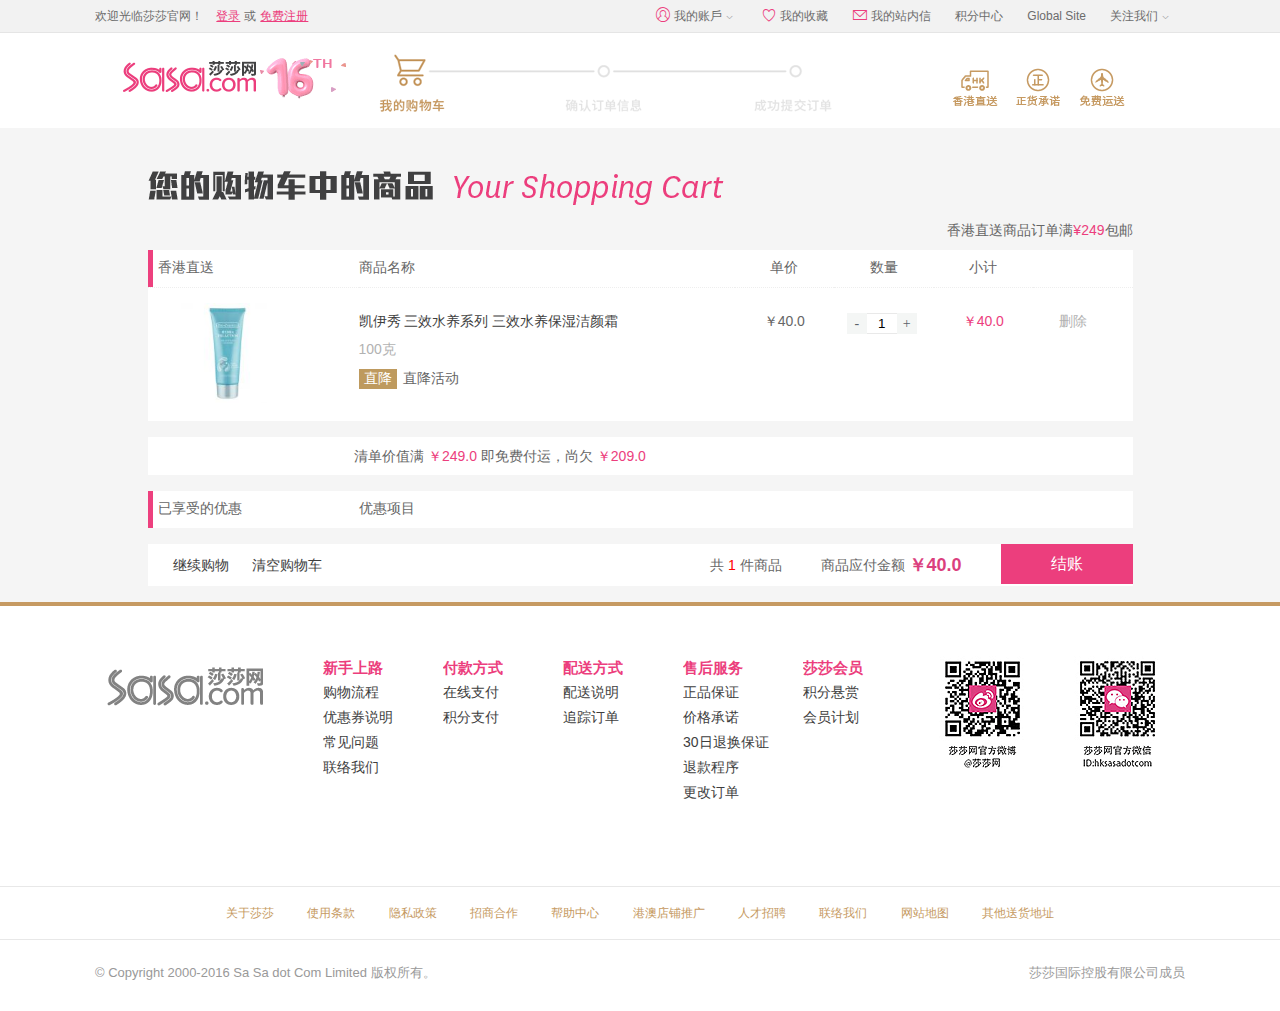
<file: shop/html/cart.html>
<!DOCTYPE html>
<html lang="en">
<head>
	<meta charset="UTF-8">
	<title>购物车_香港莎莎官网 - 正品美妆海淘商城,化妆品护肤品海外购首选</title>
	<link rel="shortcut icon" href="../img/favicon.ico" type="image/x-icon">
	<link rel="stylesheet" type="text/css" href="../css/common.css">
	<link rel="stylesheet" type="text/css" href="../css/cart.css">
	<script type="text/javascript" src="../js/jquery-1.12.4.min.js"></script>
	<script type="text/javascript" src="../js/common.js"></script>
	<script type="text/javascript" src="../js/jquery.cookie.js"></script>
	<script type="text/javascript" src="../js/cart.js"></script>
</head>
<body>
	<div id="topbar">
		<div class="topbar page">
			<div id="login-bar" class="l">欢迎光临莎莎官网！ <span class="loginregister"><a href="login.html">登录</a><span class="center">或</span><a href="register.html">免费注册</a></span><span class="userlogin" style="display: none;"><a href="cart.html">username</a><a class="zhuxiao" href="javascript:;" style="margin-left:5px;">注销</a></span></div>
			<div id="member-bar" class="r">
				<ul>
					<li><div><a href="#">
						<i class="icon"></i>我的账戶<i class="icon arr"></i>
					</a></div>
						<dl id="count-dl" style="display: none;">
							<dd><a href="#">我的订单</a></dd>
							<dd><a href="#">我的积分</a></dd>
							<dd><a href="#">我的优惠券</a></dd>
							<dd><a href="#">我的收藏</a></dd>
							<dd><a href="#">我的评价</a></dd>
						</dl>
					</li>
					<li><div><a href="#"><i class="icon"></i>我的收藏</a></div></li>
					<li><div><a href="#"><i class="icon"></i>我的站内信</a></div></li>
					<li><div><a href="#">积分中心</a></div></li>
					<li><div><a href="#">Global Site</a></div></li>
					<li><div><a href="#">关注我们<i class="icon arr"></i></a></div>
						<!-- width: 210px; -->
						<dl id="focus" style="display: none; width: 86px;">
							<dt style="width: 85px;">
								<a href="#">
									<img src="../img/jiarushoucang.png">加入收藏
								</a>
								<a href="#">
									<img src="../img/xinlangweibo.png">新浪微博
								</a>
								<a href="#">
									<img src="../img/shashaweixin.png">莎莎微信
								</a>
								<a href="#">
									<img src="../img/youkuship.png">优酷视频
								</a>
							</dt>
							<dd style="display: none;">
								<img src="../img/weiboewm.jpg">
							</dd>
							<dd style="display: none;">
								<img src="../img/weixinewm.jpg">
							</dd>
							<dd style="display: none;">
								<img src="../img/youkuewm.jpg">
							</dd>
						</dl>
					</li>
				</ul>
			</div>
		</div>
	</div>
	<div id="header">
		<div class="page">
			<div class="carticon r">
				<img src="../img/xianggangzhisong.png">&nbsp; &nbsp;
				<img src="../img/zhenghuochengnuo.png">&nbsp; &nbsp;
				<img src="../img/mianfeiyunsong.png">
			</div>
			<div class="cartstep"></div>
			<div class="logo"><a href="../index.html"><img src="../img/logo.gif"></a></div>
		</div>
	</div>
	<div id="content">
		<div class="page">
			<div class="cartcontainer">
				<div class="carttitle">您的购物车中的商品</div>
				<form action="order.html" method="post">
					<table id="cart-main" class="cart-main" width="100%">
						<tbody>
							<tr class="carttable-pla"><td></td></tr>
							<tr><td><div class="carttips">香港直送商品订单满<label class="pink">¥249</label>包邮</div></td></tr>
							<tr>
								<td>
									<table id="cartdetail">
										<thead><tr>
											<th>香港直送</th>
											<th class="th2">商品名称</th>
											<th>单价</th>
											<th>数量</th>
											<th>小计</th>
											<th>&emsp;</th>
										</tr></thead>
										<tbody>
											<tr>
												<td class="td1">
													<div class="cart-chexkbox" style="visibility: hidden;"><input type="checkbox" ></div>
													<div class="cart-pic"><a href="#"><img src="../img/cartpic.jpg"></a></div>
												</td>
												<td class="td2">
													<div><a href="#">凯伊秀 三效水养系列 三效水养保湿洁颜霜</a></div>
													<div class="table-spec">100克 </div>
													<ul>
														<li><i>直降</i>直降活动</li>
													</ul>
												</td>
												<td class="price">￥40.0</td>
												<td class="td4">
													<div class="pronum">
														<a href="javascript:;">-</a>
														<input type="text" value="1" readonly>
														<a href="javascript:;">+</a>
													</div>
												</td>
												<td class="pink td5">￥40.0</td>
												<td class="delpro"><a href="javascript:;">删除</a></td>
											</tr>
										</tbody>
									</table>
								</td>
							</tr>
							<tr class="carttable-pla"><td></td></tr>
							<tr><td><p class="freetrans">清单价值满 <span class="pink">￥249.0</span> 即免费付运，尚欠 <span class="pink">￥209.0</span></p></td></tr>
						</tbody>
						<tbody id="cartpromotion">
							<tr class="carttable-pla"><td></td></tr>
							<tr>
								<td>
									<table class="promotion">
										<thead>
											<tr>
												<th>已享受的优惠</th>
												<th class="th2">优惠项目</th>
												<th>&emsp;</th>
												<th>&emsp;</th>
												<th>&emsp;</th>
												<th>&emsp;</th>
											</tr>
										</thead>
										<!-- 商品 -->
										<tbody></tbody>
									</table>
								</td>
							</tr>
						</tbody>
						<tfoot>
							<tr><td>
								<table class="promotion" id="order">
									<tbody>
										<tr class="carttable-pla"><td></td></tr>
										<tr>
											<td class="checkmoney">
												<div class="l">
													<a href="../index.html">继续购物</a>
													<a href="javascript:;" id="clearcart">清空购物车</a>
												</div>
												<div class="r">
													<span class="procount">共 <span class="prototalnum"> 1 </span> 件商品</span>
													<span class="procount"> 商品应付金额 <b class="money"> ¥40.0</b></span>
													<button type="submit">结账</button>
												</div>
											</td>
										</tr>
										<tr class="carttable-pla"><td></td></tr>
									</tbody>
								</table>
							</td></tr>
						</tfoot>
					</table>
				</form>
			</div>



		</div>
	</div>
	<footer>
		<div id="help">
			<div class="page">
				<div class="btom-code">
					<a href="#"><img src="../img/weixin.png"></a>
				</div>
				<div class="btom-code">
					<a href="#"><img src="../img/weibo.png"></a>
				</div>
				<div class="btom-logo">
					<h3></h3>
				</div>
				<div class="help-item">
					<dl>
						<dt>新手上路</dt>
					</dl>
					<ul>
						<li><a href="#">购物流程</a></li>
						<li><a href="#">优惠券说明</a></li>
						<li><a href="#">常见问题</a></li>
						<li><a href="#">联络我们</a></li>
					</ul>
				</div>
				<div class="help-item">
					<dl>
						<dt>付款方式</dt>
					</dl>
					<ul>
						<li><a href="#">在线支付</a></li>
						<li><a href="#">积分支付</a></li>
					</ul>
				</div>
				<div class="help-item">
					<dl>
						<dt>配送方式</dt>
					</dl>
					<ul>
						<li><a href="#">配送说明</a></li>
						<li><a href="#">追踪订单</a></li>
					</ul>
				</div>
				<div class="help-item">
					<dl>
						<dt>售后服务</dt>
					</dl>
					<ul>
						<li><a href="#">正品保证</a></li>
						<li><a href="#">价格承诺</a></li>
						<li><a href="#">30日退换保证</a></li>
						<li><a href="#">退款程序</a></li>
						<li><a href="#">更改订单</a></li>
					</ul>
				</div>
				<div class="help-item">
					<dl>
						<dt>莎莎会员</dt>
					</dl>
					<ul>
						<li><a href="#">积分悬赏</a></li>
						<li><a href="#">会员计划</a></li>
					</ul>
				</div>
			</div>
			<div id="botm-link">
				<a href="#">关于莎莎</a>
				<a href="#">使用条款</a>
				<a href="#">隐私政策</a>
				<a href="#">招商合作</a>
				<a href="#">帮助中心</a>
				<a href="#">港澳店铺推广</a>
				<a href="#">人才招聘</a>
				<a href="#">联络我们</a>
				<a href="#">网站地图</a>
				<a href="#">其他送货地址</a>
			</div>
			<div id="over">
				<div class="page">
					<span class="l">© Copyright 2000-2016 Sa Sa dot Com Limited 版权所有。</span>
					<span class="r">莎莎国际控股有限公司成员</span>
				</div>
			</div>
		</div>
	</footer>
</body>
</html>
</file>
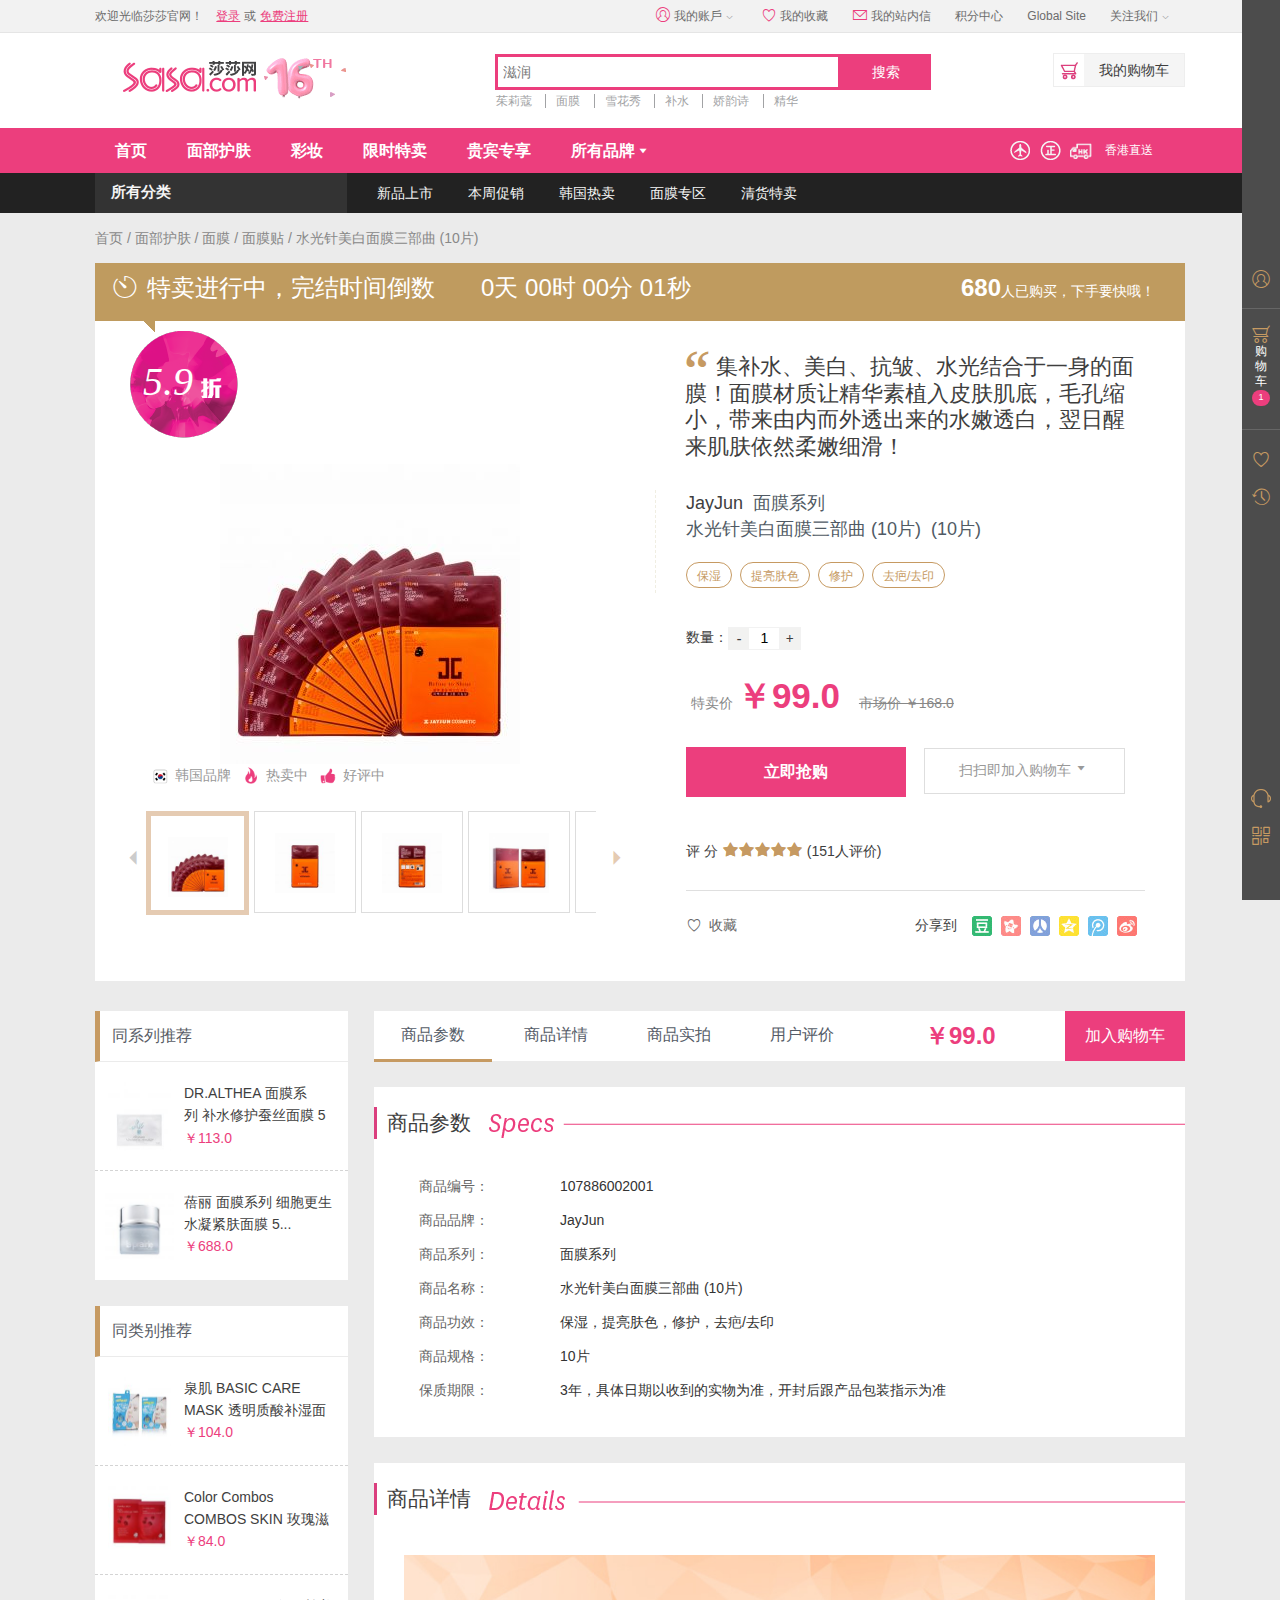
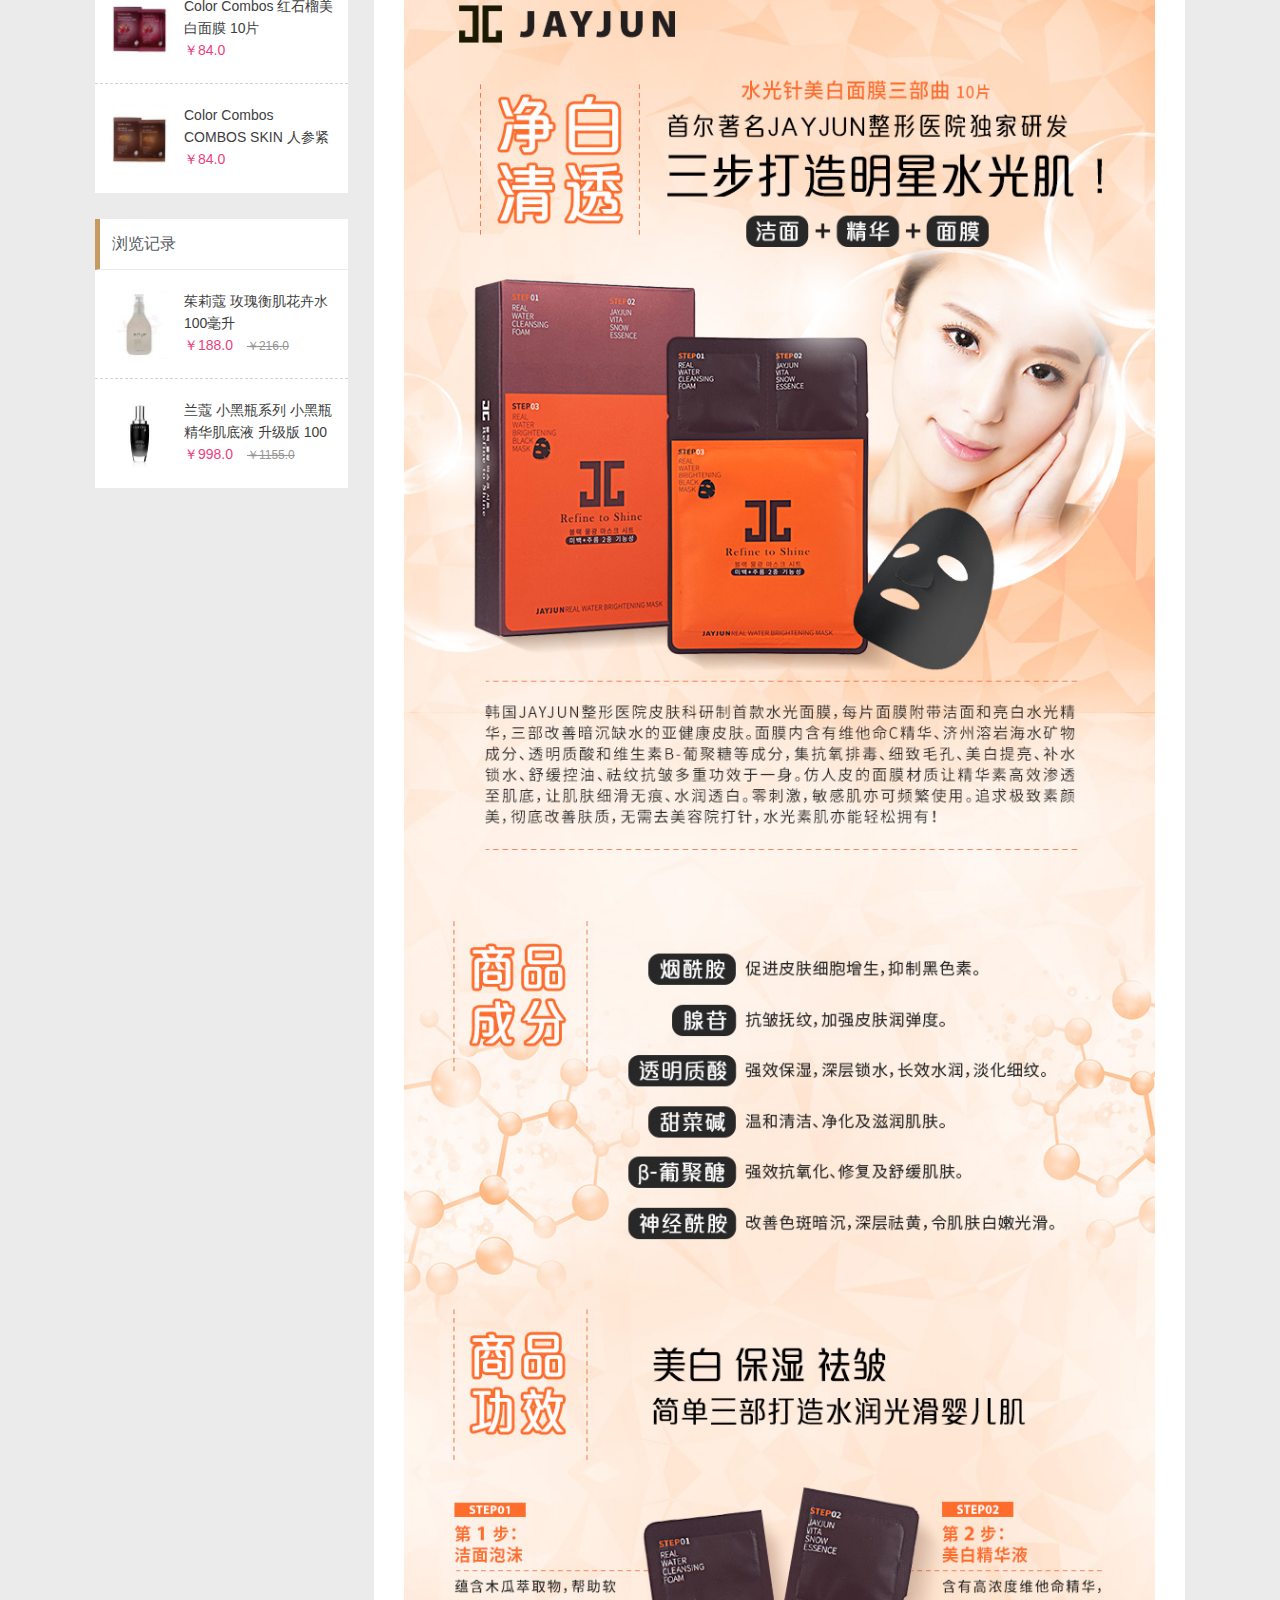
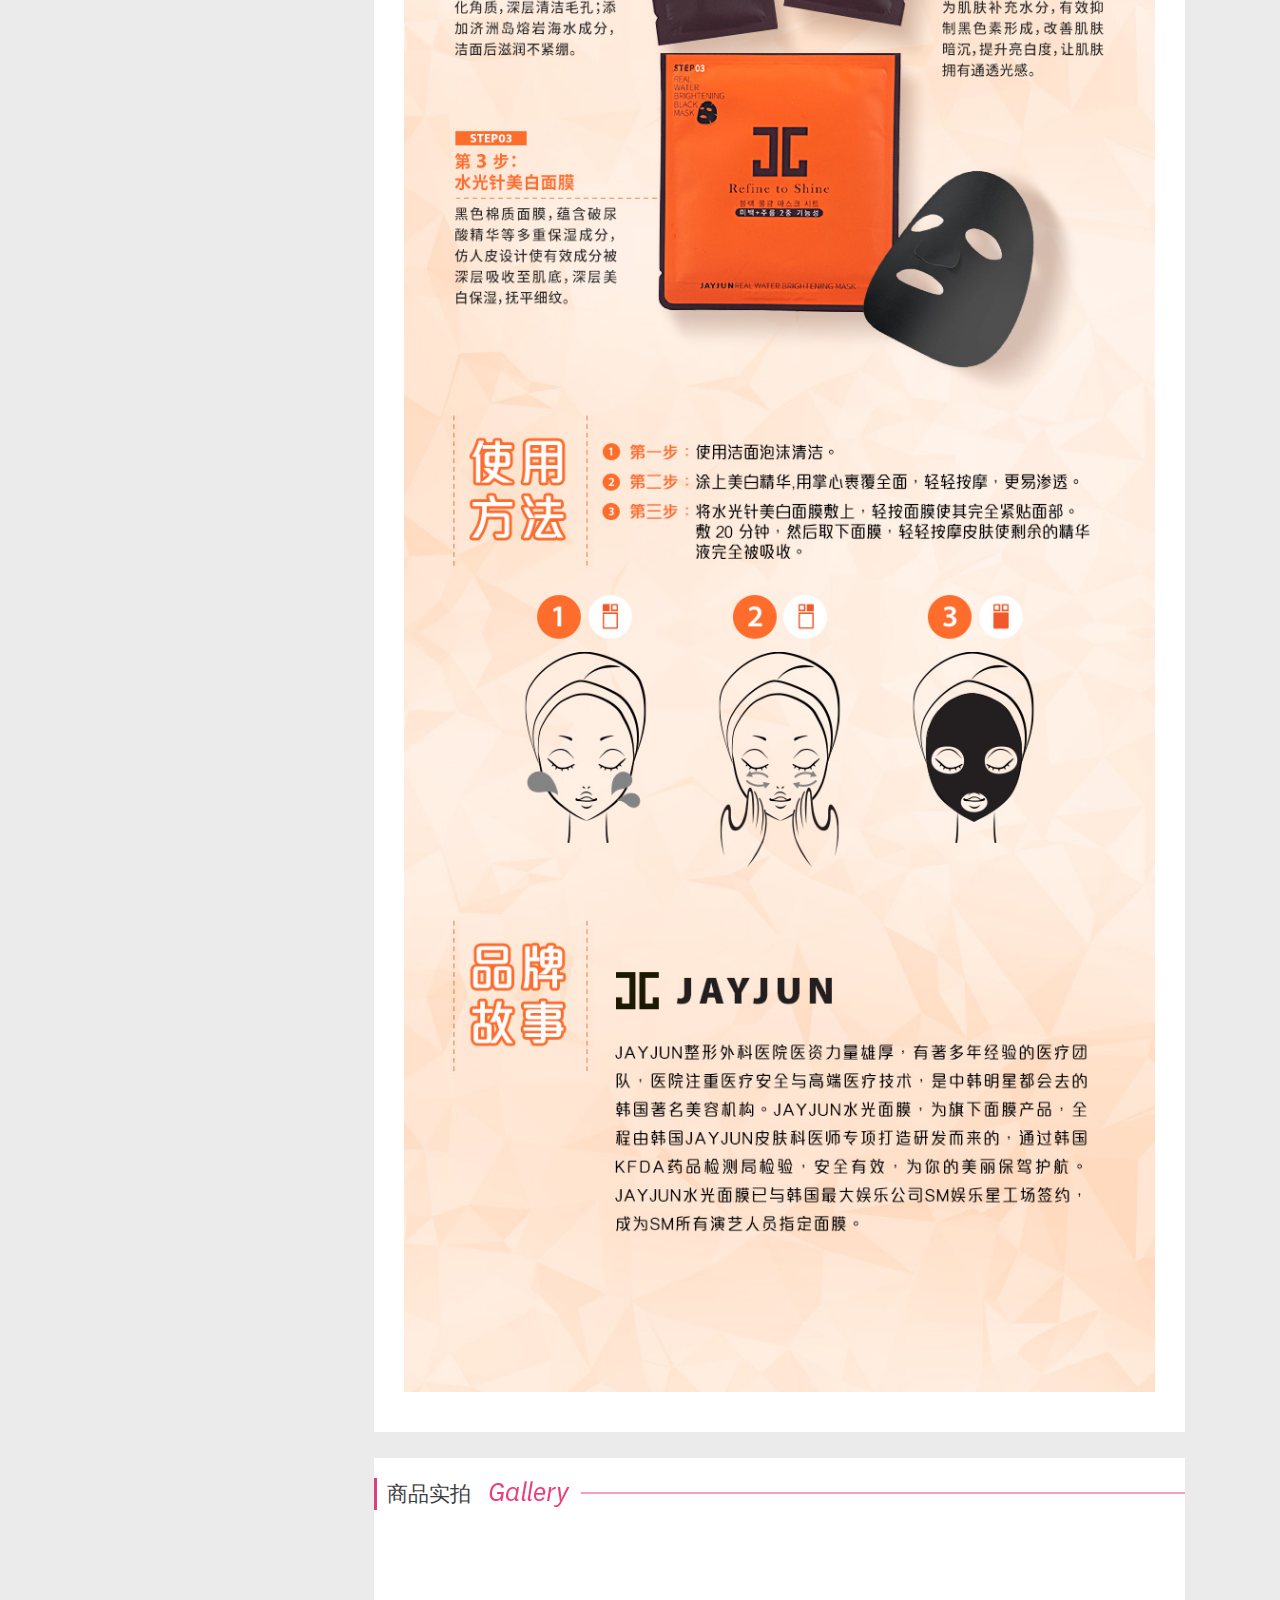
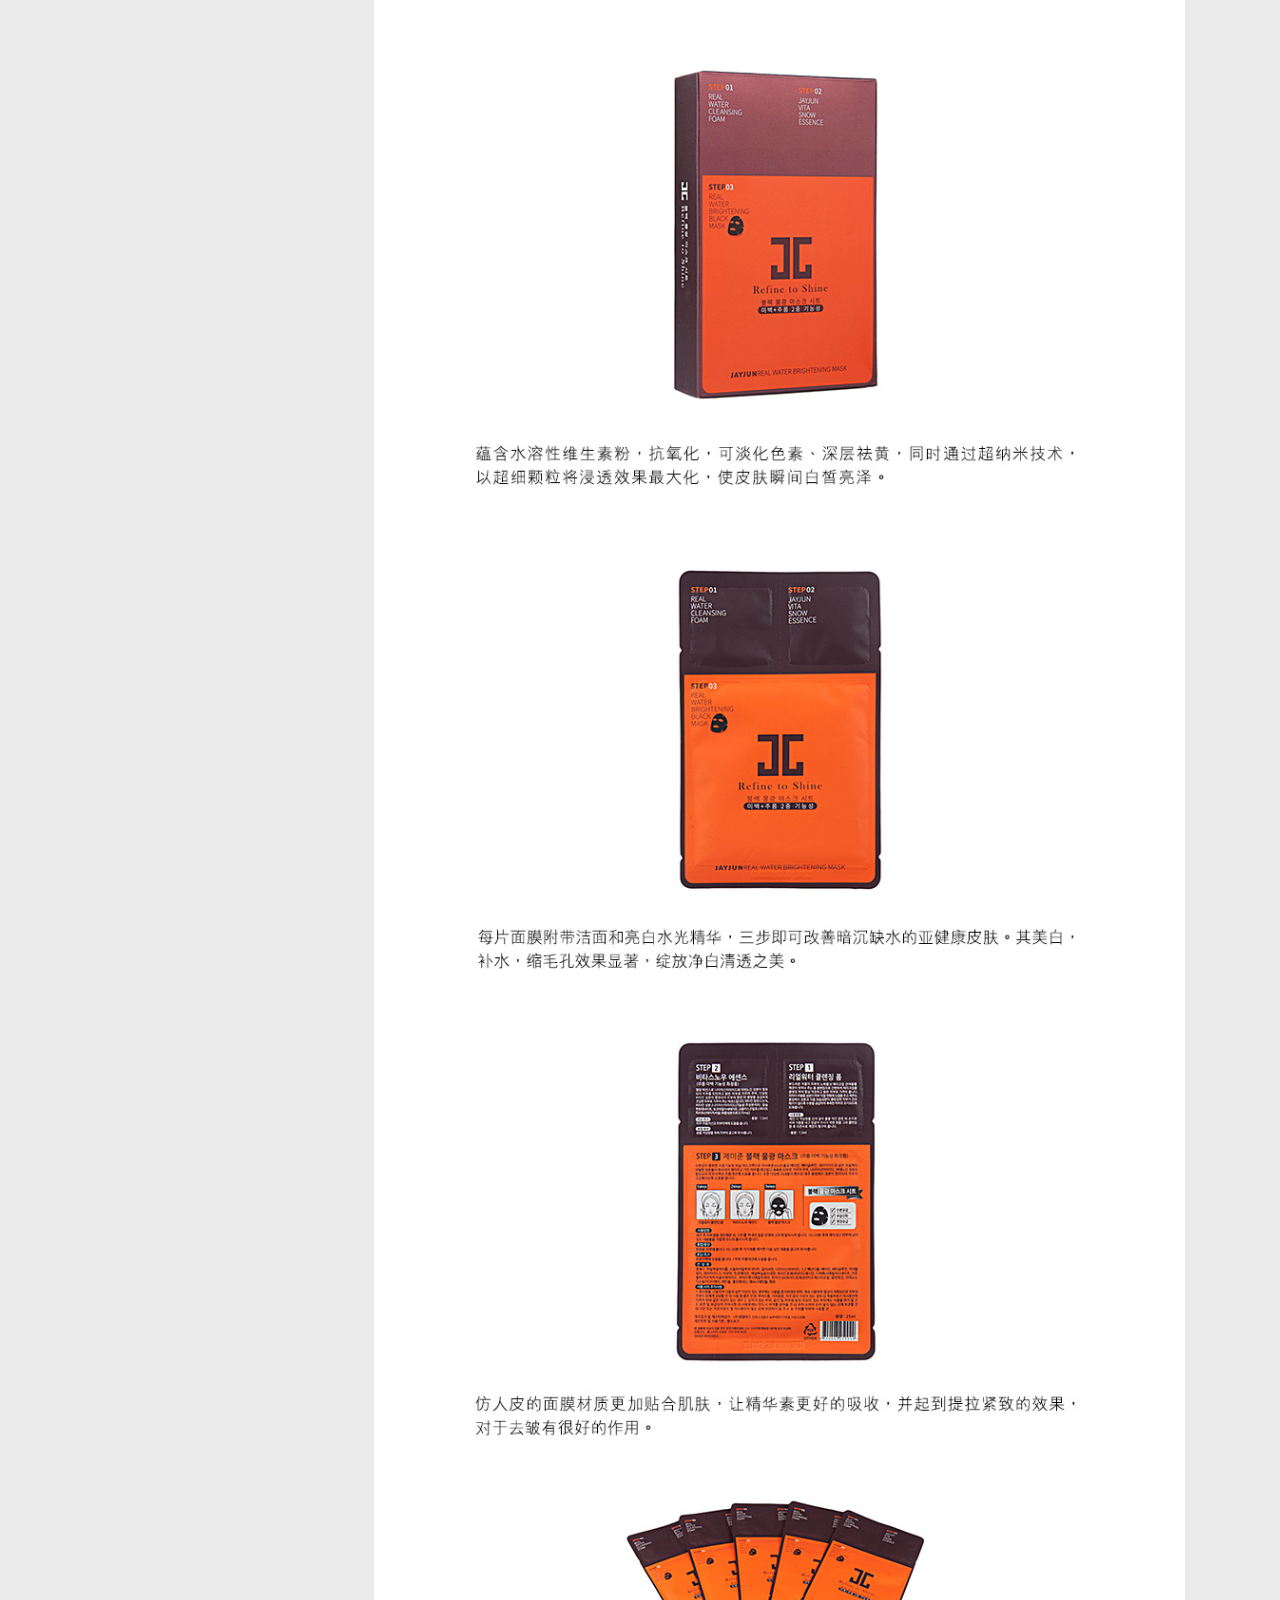
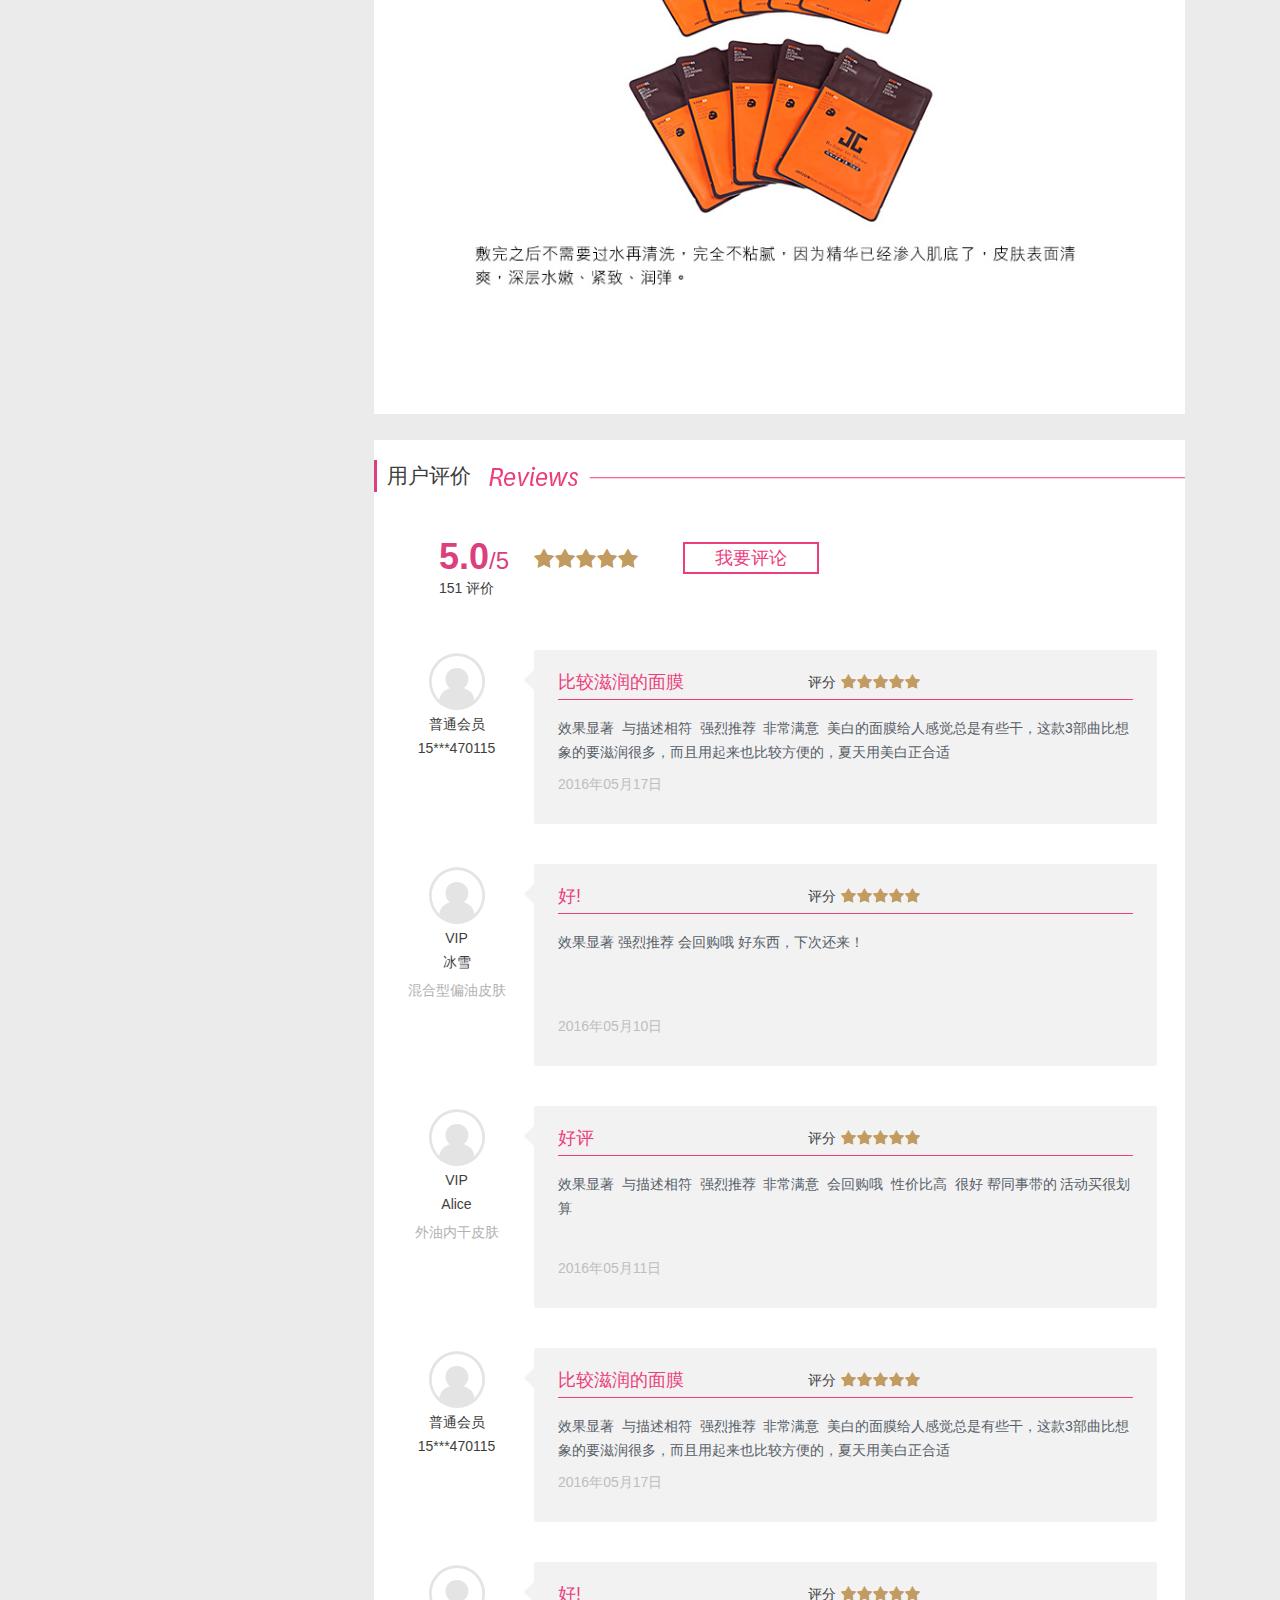
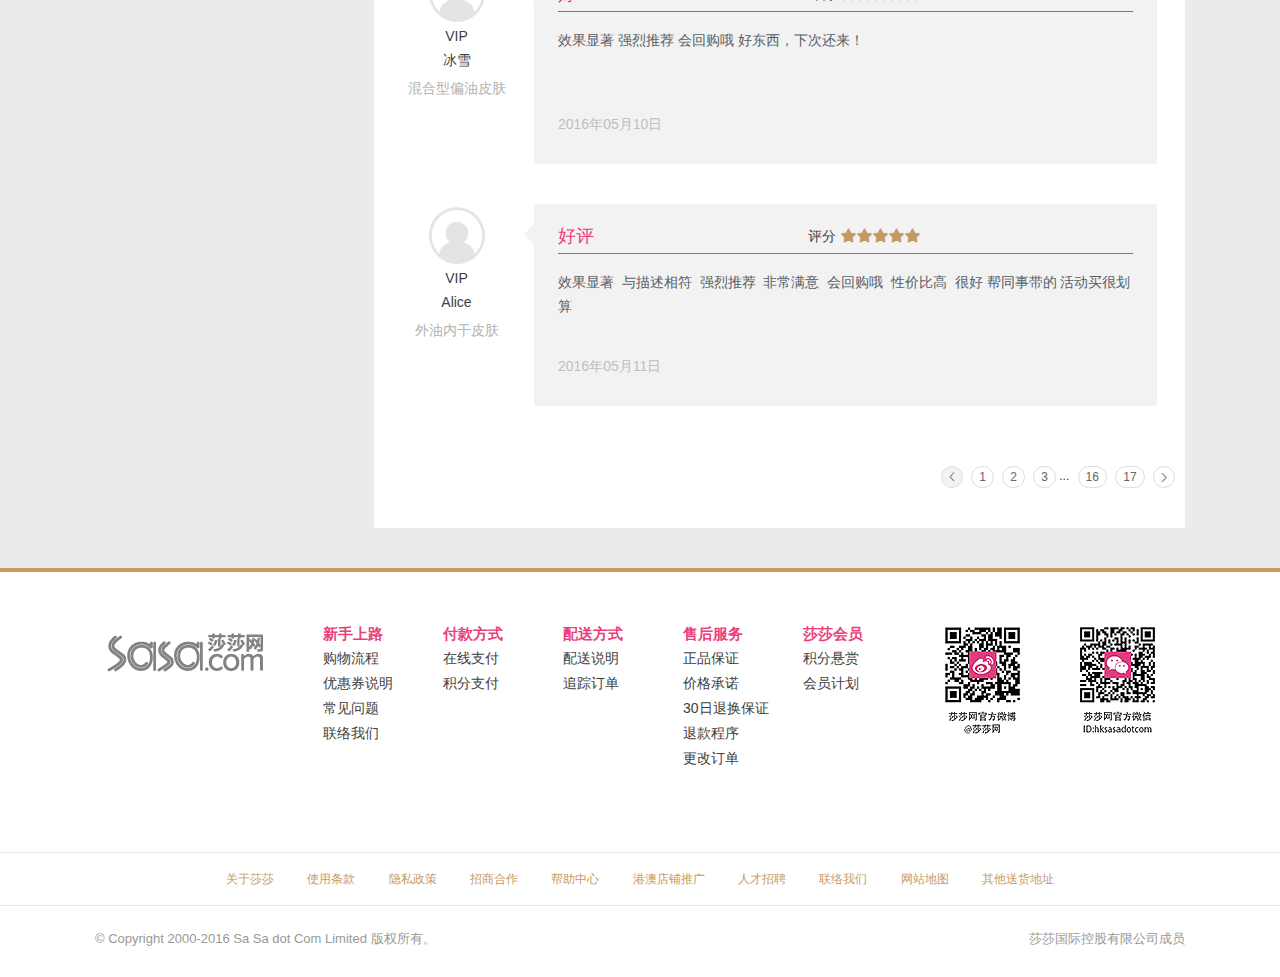
<file: shop/html/detail.html>
<!DOCTYPE html>
<html lang="en">
<head>
	<meta charset="UTF-8">
	<title>JayJun 面膜系列水光针美白面膜三部曲 (10片) | 香港莎莎官网</title>
	<link rel="shortcut icon" href="../img/favicon.ico" type="image/x-icon">
	<link rel="stylesheet" type="text/css" href="../css/common.css">
	<link rel="stylesheet" type="text/css" href="../css/detail.css">
	<script type="text/javascript" src="../js/jquery-1.12.4.min.js"></script>
	<script type="text/javascript" src="../js/jquery.cookie.js"></script>
	<script type="text/javascript" src="../js/jquery.cookie.js"></script>
	<script type="text/javascript" src="../js/common.js"></script>
	<script type="text/javascript" src="../js/detail.js"></script>
</head>
<body>
	<div id="sidebar">
		<div class="sidebar-box">
			<div class="box1">
				<div class="mui-tab">
					<a class="sidebar-link"><i class="icon"></i></a>
					<!-- style="right: 38px; opacity: 1; display: block;" -->
					<a href="#" class="mui-tab-tip" style="right: 70px; opacity: 0; display: none;">
						我的帐户
						<div class="tip-arr">◆</div>
					</a>
				</div>
				<div class="sidecart">
					<div class="sidecart-text">
						<a href="javascript:;" id="cartcont">
							<i class="icon"></i>
							购物车
						</a>
						<b><span id="cartnum">1</span></b>
					</div>
					<div class="cart-cont" id="sidecart-cont">
						<div class="cart-conttitle">
							购物车
							<button type="button" class="btn-close"><i class="icon"></i></button>
						</div>
						<div class="updatecart" id="updatecart">
							<div class="sidecart-empty">购物车中还没有商品，赶紧选购吧！</div>
						</div>
					</div>
				</div>
				<div class="mui-tab">
					<a class="sidebar-link"><i class="icon"></i></a>
					<!-- style="right: 38px; opacity: 1; display: inline;" -->
					<a href="#" class="mui-tab-tip" style="right: 70px; opacity: 0; display: none;">
						我的收藏
						<div class="tip-arr">◆</div>
					</a>
				</div>
				<div class="mui-tab">
					<a class="sidebar-link"><i class="icon"></i></a>
					<!-- style="right: 38px; opacity: 1; display: inline;" -->
					<a href="#" class="mui-tab-tip" style="right: 70px; opacity: 0; display: none;">
						浏览记录
						<div class="tip-arr">◆</div>
					</a>
				</div>
			</div>
			<div class="box2">
				<div class="mui-tab">
					<a class="sidebar-link"><i class="tmp-icon"></i></a>
					<!-- style="right: 38px; opacity: 1; display: inline;" -->
					<a href="#" class="mui-tab-tip" style="right: 70px; opacity: 0; display: none;">
						线上客服
						<div class="tip-arr">◆</div>
					</a>
				</div>
				<div class="mui-tab">
					<a class="sidebar-link"><i class="icon"></i></a>
					<!-- style="right: 88px; opacity: 1; margin-top: -50px; display: block;" -->
					<div href="#" class="mui-tab-tip" style="right: 120px; opacity: 0; margin-top: -50px; display: none;">
						<img src="../img/sidebar-weixin.jpg" width="140px"; height="140px";>
						<div class="tip-arr" style="right: -58px;z-index:-1;margin-top: 50px;color:#fff;">◆</div>
					</div>
				</div>
				<!-- visibility: visible; -->
				<div class="sideup" id="goTop" style="visibility: hidden;">
					<a href="javascript:;">
						<i class="icon"></i>TOP
					</a>
				</div>
			</div>
		</div>
	</div>
	<div id="topbar">
		<div class="topbar page">
			<div id="login-bar" class="l">欢迎光临莎莎官网！ <span class="loginregister"><a href="login.html">登录</a><span class="center">或</span><a href="register.html">免费注册</a></span><span class="userlogin" style="display: none;"><a href="cart.html">username</a><a class="zhuxiao" href="javascript:;" style="margin-left:5px;">注销</a></span></div>
			<div id="member-bar" class="r">
				<ul>
					<li><div><a href="#">
						<i class="icon"></i>我的账戶<i class="icon arr"></i>
					</a></div>
						<dl id="count-dl" style="display: none;">
							<dd><a href="#">我的订单</a></dd>
							<dd><a href="#">我的积分</a></dd>
							<dd><a href="#">我的优惠券</a></dd>
							<dd><a href="#">我的收藏</a></dd>
							<dd><a href="#">我的评价</a></dd>
						</dl>
					</li>
					<li><div><a href="#"><i class="icon"></i>我的收藏</a></div></li>
					<li><div><a href="#"><i class="icon"></i>我的站内信</a></div></li>
					<li><div><a href="#">积分中心</a></div></li>
					<li><div><a href="#">Global Site</a></div></li>
					<li><div><a href="#">关注我们<i class="icon arr"></i></a></div>
						<!-- width: 210px; -->
						<dl id="focus" style="display: none; width: 86px;">
							<dt style="width: 85px;">
								<a href="#">
									<img src="../img/jiarushoucang.png">加入收藏
								</a>
								<a href="#">
									<img src="../img/xinlangweibo.png">新浪微博
								</a>
								<a href="#">
									<img src="../img/shashaweixin.png">莎莎微信
								</a>
								<a href="#">
									<img src="../img/youkuship.png">优酷视频
								</a>
							</dt>
							<dd style="display: none;">
								<img src="../img/weiboewm.jpg">
							</dd>
							<dd style="display: none;">
								<img src="../img/weixinewm.jpg">
							</dd>
							<dd style="display: none;">
								<img src="../img/youkuewm.jpg">
							</dd>
						</dl>
					</li>
				</ul>
			</div>
		</div>
	</div>
	<div id="header-main">
		<div class="header-main page">
			<div id="logo">
				<a href="../index.html">
					<img src="../img/logo.gif">
				</a>
			</div>
			<div id="search">
				<form>
					<div id="search-input">
						<input type="text" placeholder="滋润">
					</div>
					<button type="submit" class="search-btn">搜索</button>
				</form>
				<div id="hot-keyword">
					<a href="#">茱莉蔻</a>
					<a href="#">面膜</a>
					<a href="#">雪花秀</a>
					<a href="#">补水</a>
					<a href="#">娇韵诗</a>
					<a href="#">精华</a>
				</div>
			</div>
			<div id="topcartbar">
				<div id="cart-bar">
					<a href="cart.html">我的购物车</a>
					<div class="cartdetail" style="display: none;">
						<div class="empty">购物车中还没有商品，<br>快去挑选心爱的商品吧</div>
					</div>
				</div>
			</div>
		</div>
	</div>
	<div id="nav-bar">
		<div class="page">
			<ul class="r">
				<li style="width:30px;">
					<img src="../img/feiji.png">
					<span>满￥249包邮</span>
				</li>
				<li style="width:30px;">
					<img src="../img/zhengpin.png">
					<span>正品保证</span>
				</li>
				<li style="width:115px;">
					<img src="../img/zhisong.png">
					<span>香港直送</span>
				</li>
			</ul>
			<ul class="l nav-list">
				<li><a href="../index.html">首页</a></li>
				<li><a href="#">面部护肤</a></li>
				<li><a href="#">彩妆</a></li>
				<li><a href="#">限时特卖</a></li>
				<li><a href="#">贵宾专享</a></li>
				<li><a href="#">所有品牌<i class="icon"></i></a>
					<div class="nav-lstbox" style="display: none;">
						<div class="nav-arr"><i class="icon"></i></div>
						<div class="nav-title">热门品牌</div>
						<div class="clb">
							<div class="nav-brandtext l">
								<ul>
									<li><a href="#">兰蔻&nbsp; Lancome</a></li>
									<li><a href="#">资生堂&nbsp; Shiseido </a></li>
									<li><a href="#">森田药妆&nbsp; SAM TIN</a></li>
									<li><a href="#">希思黎&nbsp; Sisley </a></li>
									<li><a href="#">高丝&nbsp; Kose </a></li>
									<li><a href="#">雅诗兰黛&nbsp; Estee Lauder</a></li>
									<li><a href="#">SK-II</a></li>
									<li><a href="#">雅漾&nbsp; Avene </a></li>
								</ul>
								<a href="#"><b>查看全部品牌</b></a>
							</div>
							<div class="nav-brandpic r">
								<ul>
									<li><img src="../img/navpic1.jpg"></li>
									<li><img src="../img/navpic2.jpg"></li>
									<li><img src="../img/navpic3.jpg"></li>
									<li><img src="../img/navpic4.jpg"></li>
									<li><img src="../img/navpic5.jpg"></li>
									<li><img src="../img/navpic6.jpg"></li>
									<li><img src="../img/navpic7.jpg"></li>
									<li><img src="../img/navpic8.jpg"></li>
								</ul>
							</div>
						</div>
					</div>
				</li>
			</ul>
		</div>
	</div>
	<div id="nav-category">
		<div class="page">
			<div class="all-category">
				<div class="category-handle">所有分类</div>
				<div class="category-box" style="display: none;">
					<ul>
						<li class="cat-item">
							<div>
								<img class="img" src="../img/remengongxiao.png">
								<div class="cat-text">
									<a href="javascript:;">热门功效</a>
								</div>
								<div class="cat-list">
									<a href="#">保湿</a>
									<a href="#">美白提亮</a>
									<a href="#">提亮祛斑</a>
									<a href="#">收毛孔</a>
								</div>
								<div class="other-box">
									<dl>
										<dt><a href="javascript:;">热门功效</a></dt>
										<a href="#">保湿</a>
										<a href="#">美白提亮</a><br>
										<a href="#">祛斑</a>
										<a href="#">舒缓/抗敏感</a><br>
										<a href="#">收毛孔</a>
										<a href="#">提拉紧致</a><br>
										<a href="#">抗皱</a>
										<a href="#">去黑眼圈</a><br>
										<a href="#">去干纹</a>
										<a href="#">防晒</a>
									</dl>
								</div>
							</div>
						</li>
						<li class="cat-item">
							<div>
								<img class="img" src="../img/mianbuhufu.png">
								<div class="cat-text">
									<a href="javascript:;">面部护肤</a>
								</div>
								<div class="cat-list">
									<a href="#">洁面</a>
									<a href="#">化妆水</a>
									<a href="#">精华</a>
									<a href="#">面霜</a>
									<a href="#">面膜</a>
								</div>
								<div class="other-box">
									<dl>
										<dt><a href="javascript:;">基本护理</a></dt>
										<a href="#">洁面</a>
										<a href="#">磨砂</a>
										<a href="#">卸妆</a><br>
										<a href="#">化妆水</a>
										<a href="#">精华</a><br>
										<a href="#">面霜</a>
										<a href="#">面膜</a>
									</dl>
									<dl>
										<dt><a href="javascript:;">特别护理</a></dt>
										<a href="#">颈部护理</a>
										<a href="#">眼部护理</a><br>
										<a href="#">暗疮护理</a>
										<a href="#">唇部护理</a><br>
										<a href="#">防晒护理</a>
									</dl>
									<dl>
										<dt><a href="javascript:;">其他</a></dt>
										<a href="#">高端美容仪器</a><br>
										<a href="#">美容工具</a>
										<a href="#">小样</a><br>
										<a href="#">套装</a>
									</dl>
								</div>
							</div>
						</li>
						<li class="cat-item">
							<div>
								<img class="img" src="../img/caizhuang.png">
								<div class="cat-text">
									<a href="javascript:;">彩妆</a>
								</div>
								<div class="cat-list">
									<a href="#">BB霜</a>
									<a href="#">睫毛膏</a>
									<a href="#">美唇</a>
									<a href="#">粉底</a>
								</div>
								<div class="other-box">
									<dl>
										<dt><a href="javascript:;">面部彩妆</a></dt>
										<a href="#">隔离霜</a>
										<a href="#">粉底</a>
										<a href="#">遮瑕</a><br>
										<a href="#">BB霜</a>
										<a href="#">CC霜</a>
										<a href="#">胭脂</a>
									</dl>
									<dl>
										<dt><a href="javascript:;">眼部彩妆</a></dt>
										<a href="#">眉笔/眉粉</a>
										<a href="#">眼影</a><br>
										<a href="#">眼线</a>
										<a href="#">睫毛膏</a><br>
									</dl>
									<dl>
										<dt><a href="javascript:;">其他</a></dt>
										<a href="#">美唇</a>
										<a href="#">彩妆盒/套装</a><br>
										<a href="#">化妆帚</a>
										<a href="#">化妆工具</a><br>
										<a href="#">美甲</a>
									</dl>
								</div>
							</div>
						</li>
						<li class="cat-item">
							<div>
								<img class="img" src="../img/xiangshui.png">
								<div class="cat-text">
									<a href="javascript:;">香水</a>
								</div>
								<div class="cat-list">
									<a href="#">女士香水</a>
									<a href="#">香水套装</a>
								</div>
								<div class="other-box">
									<dl>
										<dt><a href="javascript:;">香水</a></dt>
										<a href="#">女士香水</a>
										<a href="#">男士香水</a><br>
										<a href="#">香水套装</a>
										<a href="#">香水工具</a>
									</dl>
								</div>
							</div>
						</li>
						<li class="cat-item">
							<div>
								<img class="img" src="../img/jiankangmeiji.png">
								<div class="cat-text">
									<a href="javascript:;">健康美肌</a>
								</div>
								<div class="cat-list">
									<a href="#">美容补充品</a>
									<a href="#">非处方药品</a>
								</div>
								<div class="other-box">
									<dl>
										<dt><a href="javascript:;">健康美肌</a></dt>
										<a href="#">美容补充品</a>
										<a href="#">保健品</a><br>
										<a href="#">非处方药品</a><br>
										<a href="#">健康零食</a><br>
										<a href="#">天然草本茶</a>
									</dl>
								</div>
							</div>
						</li>
						<li class="cat-item">
							<div>
								<img class="img" src="../img/qiantimeixiong.png">
								<div class="cat-text">
									<a href="javascript:;">纤体美胸</a>
								</div>
								<div class="cat-list">
								</div>
								<div class="other-box">
									<dl>
										<dt><a href="javascript:;">纤体美胸</a></dt>
										<a href="#">纤体护理</a>
										<a href="#">纤体食品</a><br>
										<a href="#">纤体工具</a>
										<a href="#">纤体套装</a><br>
										<a href="#">美胸用品</a>
									</dl>
								</div>
							</div>
						</li>
						<li class="cat-item">
							<div>
								<img class="img" src="../img/gerenhuli.png">
								<div class="cat-text">
									<a href="javascript:;">个人护理</a>
								</div>
								<div class="cat-list">
								</div>
								<div class="other-box">
									<dl>
										<dt><a href="javascript:;">身体护理</a></dt>
										<a href="#">沐浴/润肤</a><br>
										<a href="#">洗发/护发</a><br>
										<a href="#">头发造型</a><br>
										<a href="#">手足部护理</a><br>
										<a href="#">脱毛用品</a>
										<a href="#">女性护理</a><br>
										<a href="#">止汗香体</a>
									</dl>
									<dl>
										<dt><a href="javascript:;">其他</a></dt>
										<a href="#">隐形眼镜</a>
										<a href="#">口腔护理</a><br>
										<a href="#">家居用品</a>
										<a href="#">头饰/饰物</a><br>
									</dl>
								</div>
							</div>
						</li>
						<li class="cat-item">
							<div>
								<img class="img" src="../img/nanshizhuanqu.png">
								<div class="cat-text">
									<a href="javascript:;">男士专区</a>
								</div>
								<div class="cat-list">
								</div>
								<div class="other-box">
									<dl>
										<dt><a href="javascript:;">男士专区</a></dt>
										<a href="#">男士洁面</a>
										<a href="#">男士护肤</a><br>
										<a href="#">剃须护理</a><br>
										<a href="#">男士头部护理</a>
									</dl>
								</div>
							</div>
						</li>
						<li class="cat-item">
							<div>
								<img class="img" src="../img/yunyinyongpin.png">
								<div class="cat-text">
									<a href="javascript:;">孕婴护理</a>
								</div>
								<div class="cat-list">
								</div>
								<div class="other-box">
									<dl>
										<dt><a href="javascript:;">孕婴护理</a></dt>
										<a href="#">母婴团</a>
										<a href="#">婴儿沐浴</a><br>
										<a href="#">婴儿护肤</a><br>
										<a href="#">婴儿食品</a>
										<a href="#">孕妇护肤</a><br>
										<a href="#">孕妇食品</a><br>
										<a href="#">其他孕婴工具</a>
									</dl>
								</div>
							</div>
						</li>
					</ul>
				</div>
			</div>
			<div class="tj-category">
				<ul id="sub_nav">
					<li>
						<a href="#">新品上市</a>
					</li>
					<li>
						<a href="#">本周促销</a>
					</li>
					<li>
						<a href="#">韩国热卖</a>
					</li>
					<li>
						<a href="#">面膜专区</a>
					</li>
					<li>
						<a href="#">清货特卖</a>
					</li>
					<li id="magic-line"></li>
				</ul>
			</div>
		</div>
	</div>
	<div id="container">
		<div class="page">
			<div class="bread-crumbs">
				<a href="../index.html">首页
				</a> / <a href="#">面部护肤
				</a> / <a href="#">面膜
				</a> / <a href="#">面膜贴
				</a> / <a href="detail.html">水光针美白面膜三部曲 (10片)</a>
			</div>
			<div id="main" class="prodetail clb">
				<!-- 商品详情 -->
				<div class="promaincontent">
					<div id="kill-time">
						<s></s>
						<span class="r buy-num">
							<b>680</b>人已购买，下手要快哦！
						</span>
						<div id="time-area" class="l">
							<i class="icon"></i>
							<span>特卖进行中，完结时间倒数</span>
							<div class="end-time r">
								<span class="day">0</span>天
							    <span class="hour">00</span>时
							    <span class="minute">00</span>分
							    <span class="second">01</span>秒
							</div>
						</div>
					</div>
					<div class="pro-side l">
						<i class="sidecount"><b>5.9</b></i>
						<!-- 商品相册 -->
						<div class="pro-album" id="pro-album">
							<img src="../img/VIP.png" class="vip" style="display: none;">
							<div class="album-view">
								<div class="album-pic">
									<img src="../img/promiddle1.jpg">
									<div class="mask"></div>
								</div>
							</div>
							<dl class="pro-tips clb">
								<dd><img src="../img/hanguopinpai.png">韩国品牌</dd>
								<dd><img src="../img/remai.png">热卖中</dd>
								<dd><img src="../img/haoping.png">好评中</dd>
							</dl>
							<div class="album-list">
								<div class="flip prev over">
									<a href="javascript:;" class="ico">4</a>
								</div>
								<div class="pic-list">
									<ul class="clb">
										<li class="active">
											<div class="picbox">
												<a href="#"><img src="../img/prosmall1.jpg"></a>
											</div>
										</li>
										<li class="">
											<div class="picbox">
												<a href="#"><img src="../img/prosmall2.jpg"></a>
											</div>
										</li>
										<li class="">
											<div class="picbox">
												<a href="#"><img src="../img/prosmall3.jpg"></a>
											</div>
										</li>
										<li class="">
											<div class="picbox">
												<a href="#"><img src="../img/prosmall4.jpg"></a>
											</div>
										</li>
										<li class="">
											<div class="picbox">
												<a href="#"><img src="../img/prosmall5.jpg"></a>
											</div>
										</li>
									</ul>
								</div>
								<div class="flip next">
									<a href="javascript:;" class="ico">5</a>
								</div>
							</div>
						</div>
					</div>
					<div class="pro-main r">
						<div class="protitles">
							<i class="icon"></i>
							集补水、美白、抗皱、水光结合于一身的面膜！面膜材质让精华素植入皮肤肌底，毛孔缩小，带来由内而外透出来的水嫩透白，翌日醒来肌肤依然柔嫩细滑！
						</div>
						<div class="pro-line">
							<p class="protit">
								<a href="#" target="_blank">JayJun&nbsp; </a>面膜系列
							</p>
							<p class="protitname">水光针美白面膜三部曲 (10片)&nbsp; (10片)&nbsp;</p>
							<!-- 功效 -->
							<div class="detailwords">
								<a href="#">保湿</a>
								<a href="#">提亮肤色</a>
								<a href="#">修护</a>
								<a href="#">去疤/去印</a>
							</div>
							<!-- 基本信息 -->
							<div class="proinformation">
								<!-- 购买 -->
								<div class="probuy">
									<ul>
										<li class="probuynum">
											<label>数量：</label>
											<span>
												<a href="javascript:;">-</a>
												<input type="text" value="1" min="1" max="36" limit="36" style="margin-left: -4px;">
												<a href="javascript:;" style="margin-left: -4px;">+</a>
											</span>
										</li>
										<div class="proprice">
											<ul>
												<li>
													<span class="detailprice">特卖价
														<ins>￥99.0</ins>
														<span class="oldprice">市场价 ￥168.0</span>
													</span>
												</li>
											</ul>
										</div>
										<li class="buy-btn">
											<button type="submit" id="addtocart">立即抢购</button>
											<span class="code-pro">
												<button style="width: 163px;">
													扫扫即加入购物车<i class="icon"></i>
												</button>
												<div class="procode" style="display: none;">
													<img src="../img/shangpincode.png" width="196" height="196">
												</div>
											</span>
										</li>
									</ul>
								</div>
								<!-- 评分 -->
								<div class="proscore clb">
									<span class="label">评 分</span>
									<span class="detail">
										<em class="stars">
											<span class="below">
												<i class="ico">/</i><i class="ico">/</i><i class="ico">/</i><i class="ico">/</i><i class="ico">/</i>
											</span>
											<span class="above">
												<i class="ico">.</i><i class="ico">.</i><i class="ico">.</i><i class="ico">.</i><i class="ico">.</i>
											</span>
										</em>
										(151人评价)
									</span>
								</div>
								<!-- 分享推荐收藏 -->
								<div class="proshare">
									<div class="share r">
										<span class="l">分享到</span>
										<ul class="share-mini r">
											<li><a href="#"><i class="ic" style="background-position: 0 -100px;"></i></a></li>
											<li><a href="#"><i class="ic" style="background-position: 0 -80px;"></i></a></li>
											<li><a href="#"><i class="ic" style="background-position: 0 -60px;"></i></a></li>
											<li><a href="#"><i class="ic" style="background-position: 0 -40px;"></i></a></li>
											<li><a href="#"><i class="ic" style="background-position: 0 -20px;"></i></a></li>
											<li><a href="#"><i class="ic"></i></a></li>
										</ul>
									</div>
									<div class="addfav l">
										<i class="icon"></i>
										<i class="text">收藏</i>
									</div>
								</div>
							</div>
							

							<div class="bigmirror">
								<img src="../img/probig1.jpg">
							</div>
						</div>
					</div>
				</div>

				<!-- 商品精选 -->
				<div class="proleft l">
					<!-- 同系列推荐 -->
					<div>
						<div class="graybox">
							<div class="graytitle">同系列推荐</div>
							<div class="graycon">
								<ul>
									<li class="proitem">
										<a href="#" class="proimg"><img src="../img/xilietuijian1.jpg"></a>
										<div class="proinfo">
											<div class="proname">
												<a href="#">DR.ALTHEA	面膜系列&nbsp;补水修护蚕丝面膜&nbsp;5片</a>
											</div>
											<div class="proprice">￥113.0</div>
										</div>
									</li>
									<li class="proitem">
										<a href="#" class="proimg"><img src="../img/xilietuijian2.jpg"></a>
										<div class="proinfo">
											<div class="proname">
												<a href="#">蓓丽	面膜系列 细胞更生水凝紧肤面膜 5...</a>
											</div>
											<div class="proprice">￥688.0</div>
										</div>
									</li>
								</ul>
							</div>
						</div>
					</div>
					<!-- 同类别推荐 -->
					<div>
						<div class="graybox">
							<div class="graytitle">同类别推荐</div>
							<div class="graycon">
								<ul>
									<li class="proitem">
										<a href="#" class="proimg"><img src="../img/leibietuijian1.jpg"></a>
										<div class="proinfo">
											<div class="proname">
												<a href="#">泉肌	BASIC CARE MASK 透明质酸补湿面</a>
											</div>
											<div class="proprice">￥104.0</div>
										</div>
									</li>
									<li class="proitem">
										<a href="#" class="proimg"><img src="../img/leibietuijian2.jpg"></a>
										<div class="proinfo">
											<div class="proname">
												<a href="#">Color Combos COMBOS SKIN 玫瑰滋</a>
											</div>
											<div class="proprice">￥84.0</div>
										</div>
									</li>
									<li class="proitem">
										<a href="#" class="proimg"><img src="../img/leibietuijian3.jpg"></a>
										<div class="proinfo">
											<div class="proname">
												<a href="#">Color Combos	红石榴美白面膜 10片</a>
											</div>
											<div class="proprice">￥84.0</div>
										</div>
									</li>
									<li class="proitem">
										<a href="#" class="proimg"><img src="../img/leibietuijian4.jpg"></a>
										<div class="proinfo">
											<div class="proname">
												<a href="#">Color Combos COMBOS SKIN 人参紧</a>
											</div>
											<div class="proprice">￥84.0</div>
										</div>
									</li>
								</ul>
							</div>
						</div>
					</div>
					<!-- 浏览记录 -->
					<div>
						<div class="graybox">
							<div class="graytitle">浏览记录</div>
							<div class="graycon">
								<ul>
									<li class="proitem">
										<a href="#" class="proimg"><img src="../img/liulanjilu1.jpg"></a>
										<div class="proinfo">
											<div class="proname">
												<a href="#">茱莉蔻 玫瑰衡肌花卉水 100毫升</a>
											</div>
											<div class="proprice">￥188.0
												<del>￥216.0</del>
											</div>
										</div>
									</li>
									<li class="proitem">
										<a href="#" class="proimg"><img src="../img/liulanjilu2.jpg"></a>
										<div class="proinfo">
											<div class="proname">
												<a href="#">兰蔻 小黑瓶系列 小黑瓶精华肌底液 升级版 100</a>
											</div>
											<div class="proprice">￥998.0
												<del>￥1155.0</del>
											</div>
										</div>
									</li>
								</ul>
							</div>
						</div>
					</div>
				</div>

				<!-- 商品详情 评论 咨询 -->
				<div class="promaincont r">
					<div class="contop">
						<div id="pro-tags" class="pro-tags clb">
							<div id="hd_parameters" class="tags-hd active"><a href="javascript:;">商品参数</a></div>
							<div id="hd_detail" class="tags-hd "><a href="javascript:;">商品详情</a></div>
							<div id="hd_pics" class="tags-hd "><a href="javascript:;">商品实拍</a></div>
							<div id="hd_recomment" class="tags-hd "><a href="javascript:;">用户评价</a></div>
							<div class="tags-addtocart r">
								<b class="price l">￥99.0</b>
								<a href="javascript:;" class="btn">加入购物车</a>
							</div>
						</div>
					</div>


					<div id="pro-section" class="clb">
						<!-- 商品参数 -->
						<div id="pro-parameters" class="pro-section pro-parameters">
							<div class="pro-attr">
								<div class="modtitle">
									<div class="modtitle-text">商品参数</div>
								</div>
								<ul>
									<li><span>商品编号：</span><div class="attrcont">107886002001</div></li>
									<li><span>商品品牌：</span><div class="attrcont">JayJun</div></li>
									<li><span>商品系列：</span><div class="attrcont">面膜系列</div></li>
									<li><span>商品名称：</span><div class="attrcont">水光针美白面膜三部曲 (10片)</div></li>
									<li><span>商品功效：</span><div class="attrcont">保湿，提亮肤色，修护，去疤/去印</div></li>
									<li><span>商品规格：</span><div class="attrcont">10片</div></li>
									<li><span>保质期限：</span><div class="attrcont">3年，具体日期以收到的实物为准，开封后跟产品包装指示为准</div></li>
								</ul>
							</div>
						</div>
						
						<!-- 商品详情 -->
						<div id="pro-detail" class="pro-detail pro-section">
							<div class="prodearea">
								<div class="modtitle">
									<div class="modtitle-text">商品详情</div>
								</div>
								<div class="dearea-cont">
									<table border="0">
										<tr>
											<td>
												<img src="../img/prodetail1.jpg" style="float: left;"><br>
												<img src="../img/prodetail2.jpg" style="float: left;"><br>
												<img src="../img/prodetail3.jpg" style="float: left;"><br>
												<img src="../img/prodetail4.jpg" style="float: left;"><br>
												<img src="../img/prodetail5.jpg" style="float: left;">
											</td>
										</tr>
									</table>
								</div>
							</div>
						</div>
						
						<!-- 商品实拍 -->
						<div id="pro-pics" class="pro-pics pro-section">
							<div class="propics">
								<div class="modtitle">
									<div class="modtitle-text">商品实拍</div>
								</div>
								<div class="dearea-cont">
									<img src="../img/progallery1.jpg">
									<img src="../img/progallery2.jpg">
									<img src="../img/progallery3.jpg">
									<img src="../img/progallery4.jpg">
								</div>
							</div>
						</div>
						
						<!-- 用户评价 -->
						<div id="pro-comment" class="pro-comment pro-section">
							<div class="procomment">
								<div class="modtitle">
									<div class="modtitle-text">用户评价</div>
								</div>
								<div class="commentcont">
									<table>
										<tr>
											<td width="130">
												<p><b>5.0</b>/5</p>
											</td>
											<td width="130" style="padding-left: 0;">
												<span class="commemtstars">
													<em class="stars">
														<span class="below">
															<i class="ico">/</i><i class="ico">/</i><i class="ico">/</i><i class="ico">/</i><i class="ico">/</i>
														</span>
														<span class="above">
															<i class="ico">.</i><i class="ico">.</i><i class="ico">.</i><i class="ico">.</i><i class="ico">.</i>
														</span>
													</em>
												</span>
											</td>
											<td width="490">
												<a href="javascript:;">我要评论</a>
											</td>
										</tr>
									</table>
									<div class="titleall">151 评价</div>
									<div class="comment-list">
										<ul class="content-list">
											<li class="comment-item">
												<div class="member">
													<div class="member-avatar"><i class="icon"></i></div>
													<div class="member-info">
														<div class="level">普通会员</div>
	         		 									<div class="username">15***470115</div>
	         		 									<div class="skintype"></div>
													</div>	
												</div>
												<div class="member-discuss">
													<div class="pointleft">
														<!-- <i class="below"></i> -->
														<i class="above"></i>
													</div>
													<div class="discuss-label clb">
														<span class="contitle">比较滋润的面膜</span>
														<span class="conpointer l">评分</span>
														<span class="commemtstars l">
															<em class="stars">
																<span class="below l">
																	<i class="ico">/</i><i class="ico">/</i><i class="ico">/</i><i class="ico">/</i><i class="ico">/</i>
																</span>
																<span class="above">
																	<i class="ico">.</i><i class="ico">.</i><i class="ico">.</i><i class="ico">.</i><i class="ico">.</i>
																</span>
															</em>
														</span>
													</div>
													<p class="discuss-con"></p>
													<p class="discuss-detail">
														效果显著&nbsp;&nbsp;与描述相符&nbsp;&nbsp;强烈推荐&nbsp;&nbsp;非常满意&nbsp;&nbsp;美白的面膜给人感觉总是有些干，这款3部曲比想象的要滋润很多，而且用起来也比较方便的，夏天用美白正合适
													</p>
													<p class="discuss-time">2016年05月17日</p>
												</div>
											</li>

											<li class="comment-item">
												<div class="member">
													<div class="member-avatar"><i class="icon"></i></div>
													<div class="member-info">
														<div class="level">VIP</div>
	         		 									<div class="username">冰雪</div>
	         		 									<div class="skintype">混合型偏油皮肤</div>
													</div>	
												</div>
												<div class="member-discuss">
													<div class="pointleft">
														<!-- <i class="below"></i> -->
														<i class="above"></i>
													</div>
													<div class="discuss-label clb">
														<span class="contitle">好!</span>
														<span class="conpointer l">评分</span>
														<span class="commemtstars l">
															<em class="stars">
																<span class="below l">
																	<i class="ico">/</i><i class="ico">/</i><i class="ico">/</i><i class="ico">/</i><i class="ico">/</i>
																</span>
																<span class="above">
																	<i class="ico">.</i><i class="ico">.</i><i class="ico">.</i><i class="ico">.</i><i class="ico">.</i>
																</span>
															</em>
														</span>
													</div>
													<p class="discuss-con"></p>
													<p class="discuss-detail">
														效果显著  强烈推荐  会回购哦  好东西，下次还来！
													</p>
													<p class="discuss-time">2016年05月10日</p>
												</div>
											</li>

											<li class="comment-item">
												<div class="member">
													<div class="member-avatar"><i class="icon"></i></div>
													<div class="member-info">
														<div class="level">VIP</div>
	         		 									<div class="username">Alice</div>
	         		 									<div class="skintype">外油内干皮肤</div>
													</div>	
												</div>
												<div class="member-discuss">
													<div class="pointleft">
														<!-- <i class="below"></i> -->
														<i class="above"></i>
													</div>
													<div class="discuss-label clb">
														<span class="contitle">好评</span>
														<span class="conpointer l">评分</span>
														<span class="commemtstars l">
															<em class="stars">
																<span class="below l">
																	<i class="ico">/</i><i class="ico">/</i><i class="ico">/</i><i class="ico">/</i><i class="ico">/</i>
																</span>
																<span class="above">
																	<i class="ico">.</i><i class="ico">.</i><i class="ico">.</i><i class="ico">.</i><i class="ico">.</i>
																</span>
															</em>
														</span>
													</div>
													<p class="discuss-con"></p>
													<p class="discuss-detail">
														效果显著&nbsp;&nbsp;与描述相符&nbsp;&nbsp;强烈推荐&nbsp;&nbsp;非常满意&nbsp;&nbsp;会回购哦&nbsp;&nbsp;性价比高&nbsp;&nbsp;很好 帮同事带的   活动买很划算
													</p>
													<p class="discuss-time">2016年05月11日</p>
												</div>
											</li>

											<li class="comment-item">
												<div class="member">
													<div class="member-avatar"><i class="icon"></i></div>
													<div class="member-info">
														<div class="level">普通会员</div>
	         		 									<div class="username">15***470115</div>
	         		 									<div class="skintype"></div>
													</div>	
												</div>
												<div class="member-discuss">
													<div class="pointleft">
														<!-- <i class="below"></i> -->
														<i class="above"></i>
													</div>
													<div class="discuss-label clb">
														<span class="contitle">比较滋润的面膜</span>
														<span class="conpointer l">评分</span>
														<span class="commemtstars l">
															<em class="stars">
																<span class="below l">
																	<i class="ico">/</i><i class="ico">/</i><i class="ico">/</i><i class="ico">/</i><i class="ico">/</i>
																</span>
																<span class="above">
																	<i class="ico">.</i><i class="ico">.</i><i class="ico">.</i><i class="ico">.</i><i class="ico">.</i>
																</span>
															</em>
														</span>
													</div>
													<p class="discuss-con"></p>
													<p class="discuss-detail">
														效果显著&nbsp;&nbsp;与描述相符&nbsp;&nbsp;强烈推荐&nbsp;&nbsp;非常满意&nbsp;&nbsp;美白的面膜给人感觉总是有些干，这款3部曲比想象的要滋润很多，而且用起来也比较方便的，夏天用美白正合适
													</p>
													<p class="discuss-time">2016年05月17日</p>
												</div>
											</li>

											<li class="comment-item">
												<div class="member">
													<div class="member-avatar"><i class="icon"></i></div>
													<div class="member-info">
														<div class="level">VIP</div>
	         		 									<div class="username">冰雪</div>
	         		 									<div class="skintype">混合型偏油皮肤</div>
													</div>	
												</div>
												<div class="member-discuss">
													<div class="pointleft">
														<!-- <i class="below"></i> -->
														<i class="above"></i>
													</div>
													<div class="discuss-label clb">
														<span class="contitle">好!</span>
														<span class="conpointer l">评分</span>
														<span class="commemtstars l">
															<em class="stars">
																<span class="below l">
																	<i class="ico">/</i><i class="ico">/</i><i class="ico">/</i><i class="ico">/</i><i class="ico">/</i>
																</span>
																<span class="above">
																	<i class="ico">.</i><i class="ico">.</i><i class="ico">.</i><i class="ico">.</i><i class="ico">.</i>
																</span>
															</em>
														</span>
													</div>
													<p class="discuss-con"></p>
													<p class="discuss-detail">
														效果显著  强烈推荐  会回购哦  好东西，下次还来！
													</p>
													<p class="discuss-time">2016年05月10日</p>
												</div>
											</li>

											<li class="comment-item">
												<div class="member">
													<div class="member-avatar"><i class="icon"></i></div>
													<div class="member-info">
														<div class="level">VIP</div>
	         		 									<div class="username">Alice</div>
	         		 									<div class="skintype">外油内干皮肤</div>
													</div>	
												</div>
												<div class="member-discuss">
													<div class="pointleft">
														<!-- <i class="below"></i> -->
														<i class="above"></i>
													</div>
													<div class="discuss-label clb">
														<span class="contitle">好评</span>
														<span class="conpointer l">评分</span>
														<span class="commemtstars l">
															<em class="stars">
																<span class="below l">
																	<i class="ico">/</i><i class="ico">/</i><i class="ico">/</i><i class="ico">/</i><i class="ico">/</i>
																</span>
																<span class="above">
																	<i class="ico">.</i><i class="ico">.</i><i class="ico">.</i><i class="ico">.</i><i class="ico">.</i>
																</span>
															</em>
														</span>
													</div>
													<p class="discuss-con"></p>
													<p class="discuss-detail">
														效果显著&nbsp;&nbsp;与描述相符&nbsp;&nbsp;强烈推荐&nbsp;&nbsp;非常满意&nbsp;&nbsp;会回购哦&nbsp;&nbsp;性价比高&nbsp;&nbsp;很好 帮同事带的   活动买很划算
													</p>
													<p class="discuss-time">2016年05月11日</p>
												</div>
											</li>
										</ul>
										<div class="pageview">
											<span class="flip over prev">
												<i class="icon"></i>
											</span>
											<a class="flip" href="javascript:;">1</a>
											<a class="flip" href="javascript:;">2</a>
											<a class="flip" href="javascript:;">3</a>
											<span class="ellipsis">...</span>
											<a class="flip" href="javascript:;">16</a>
											<a class="flip" href="javascript:;">17</a>
											<a class="flip next" href="javascript:;">
												<i class="icon"></i>
											</a>
										</div>
									</div>
								</div>
							</div>
						</div>
					</div>
				</div>
			</div>
		</div>
	</div>

	<footer>
		<div id="help">
			<div class="page">
				<div class="btom-code">
					<a href="#"><img src="../img/weixin.png"></a>
				</div>
				<div class="btom-code">
					<a href="#"><img src="../img/weibo.png"></a>
				</div>
				<div class="btom-logo">
					<h3></h3>
				</div>
				<div class="help-item">
					<dl>
						<dt>新手上路</dt>
					</dl>
					<ul>
						<li><a href="#">购物流程</a></li>
						<li><a href="#">优惠券说明</a></li>
						<li><a href="#">常见问题</a></li>
						<li><a href="#">联络我们</a></li>
					</ul>
				</div>
				<div class="help-item">
					<dl>
						<dt>付款方式</dt>
					</dl>
					<ul>
						<li><a href="#">在线支付</a></li>
						<li><a href="#">积分支付</a></li>
					</ul>
				</div>
				<div class="help-item">
					<dl>
						<dt>配送方式</dt>
					</dl>
					<ul>
						<li><a href="#">配送说明</a></li>
						<li><a href="#">追踪订单</a></li>
					</ul>
				</div>
				<div class="help-item">
					<dl>
						<dt>售后服务</dt>
					</dl>
					<ul>
						<li><a href="#">正品保证</a></li>
						<li><a href="#">价格承诺</a></li>
						<li><a href="#">30日退换保证</a></li>
						<li><a href="#">退款程序</a></li>
						<li><a href="#">更改订单</a></li>
					</ul>
				</div>
				<div class="help-item">
					<dl>
						<dt>莎莎会员</dt>
					</dl>
					<ul>
						<li><a href="#">积分悬赏</a></li>
						<li><a href="#">会员计划</a></li>
					</ul>
				</div>
			</div>
			<div id="botm-link">
				<a href="#">关于莎莎</a>
				<a href="#">使用条款</a>
				<a href="#">隐私政策</a>
				<a href="#">招商合作</a>
				<a href="#">帮助中心</a>
				<a href="#">港澳店铺推广</a>
				<a href="#">人才招聘</a>
				<a href="#">联络我们</a>
				<a href="#">网站地图</a>
				<a href="#">其他送货地址</a>
			</div>
			<div id="over">
				<div class="page">
					<span class="l">© Copyright 2000-2016 Sa Sa dot Com Limited 版权所有。</span>
					<span class="r">莎莎国际控股有限公司成员</span>
				</div>
			</div>
		</div>
	</footer>
</body>
</html>
</file>
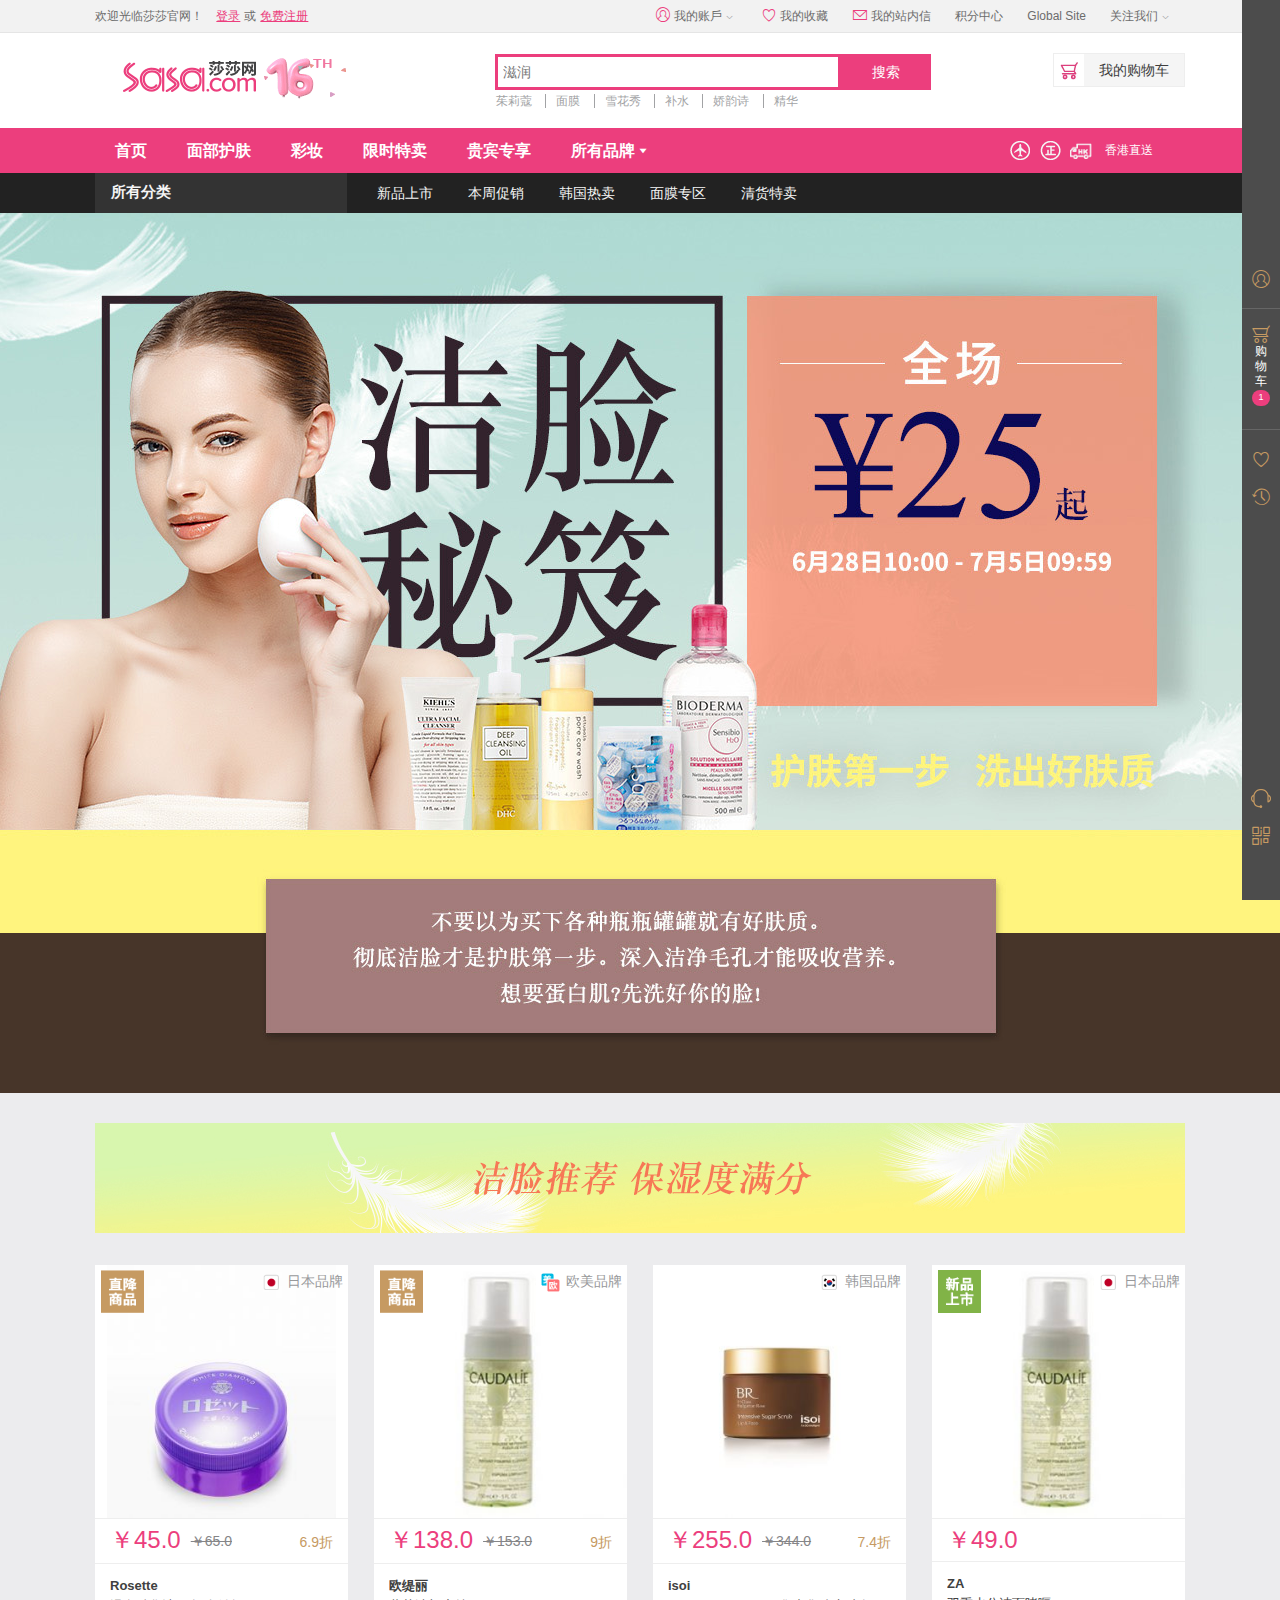
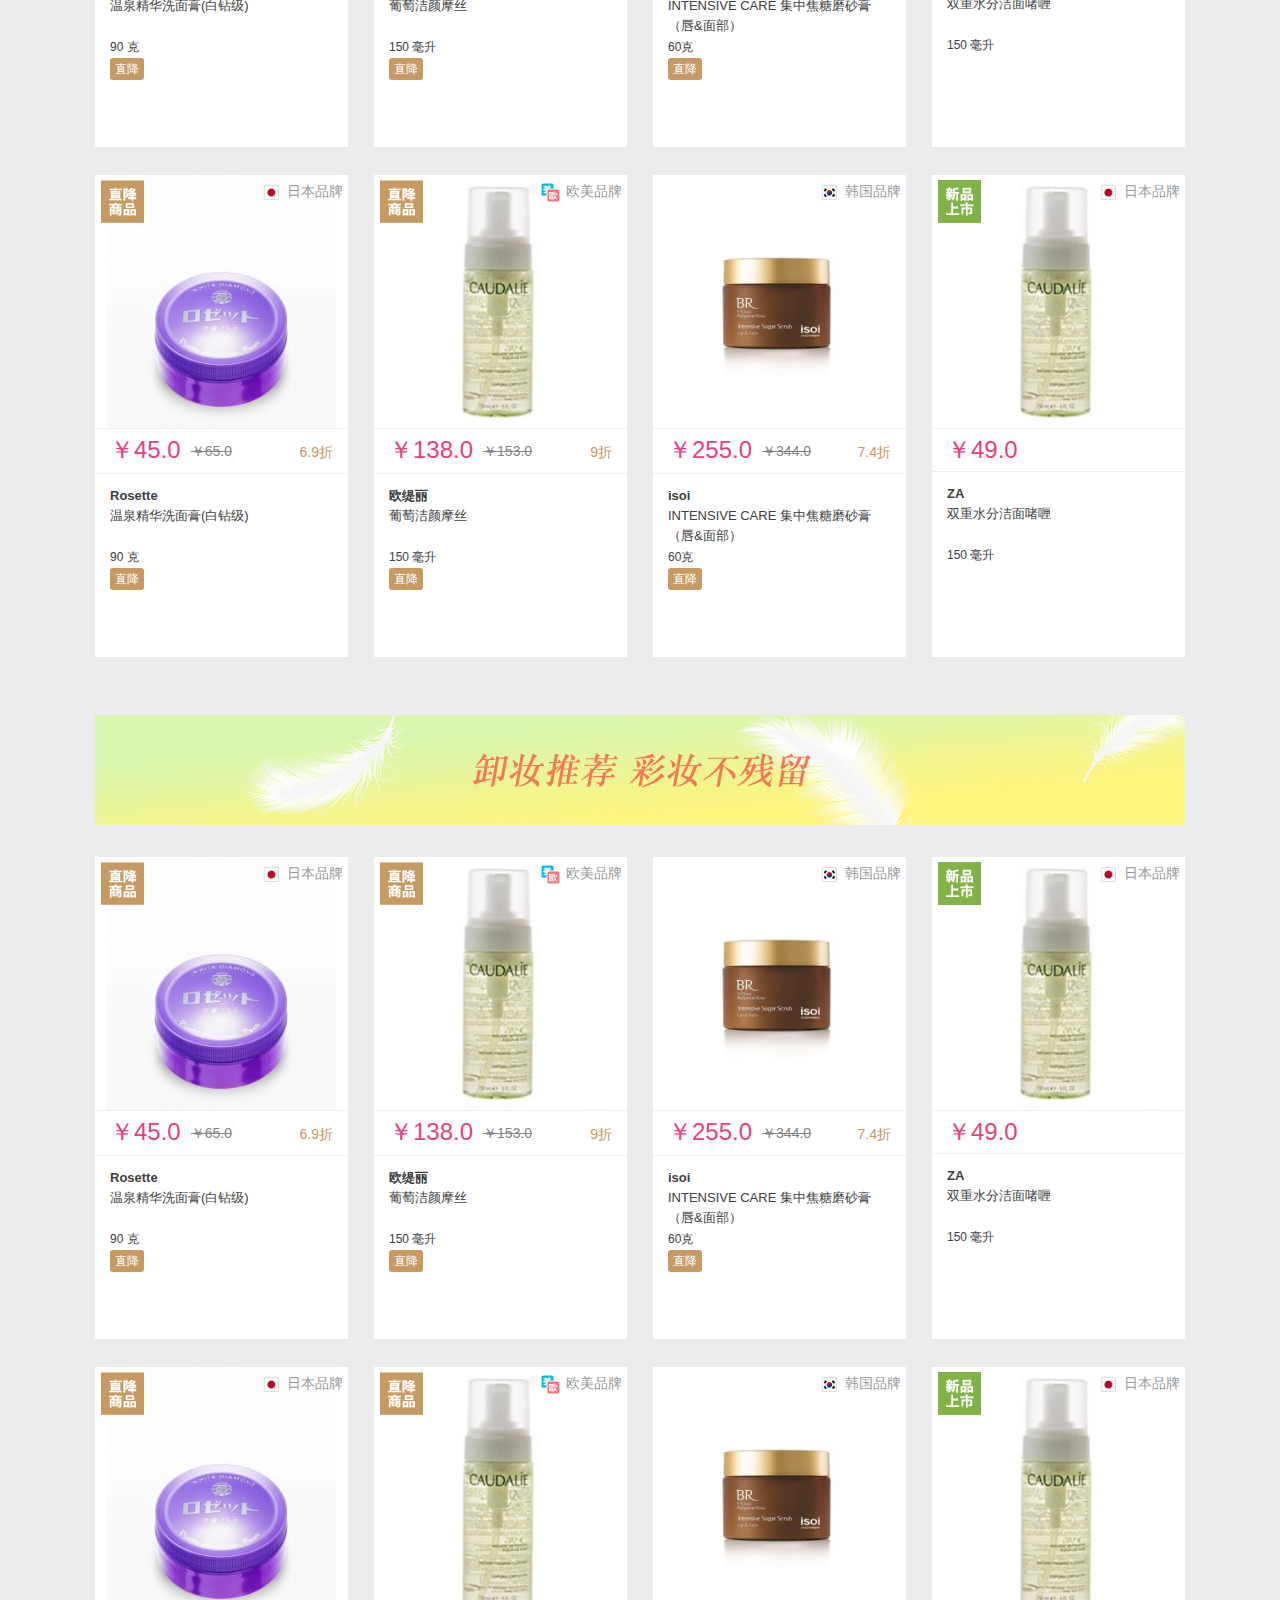
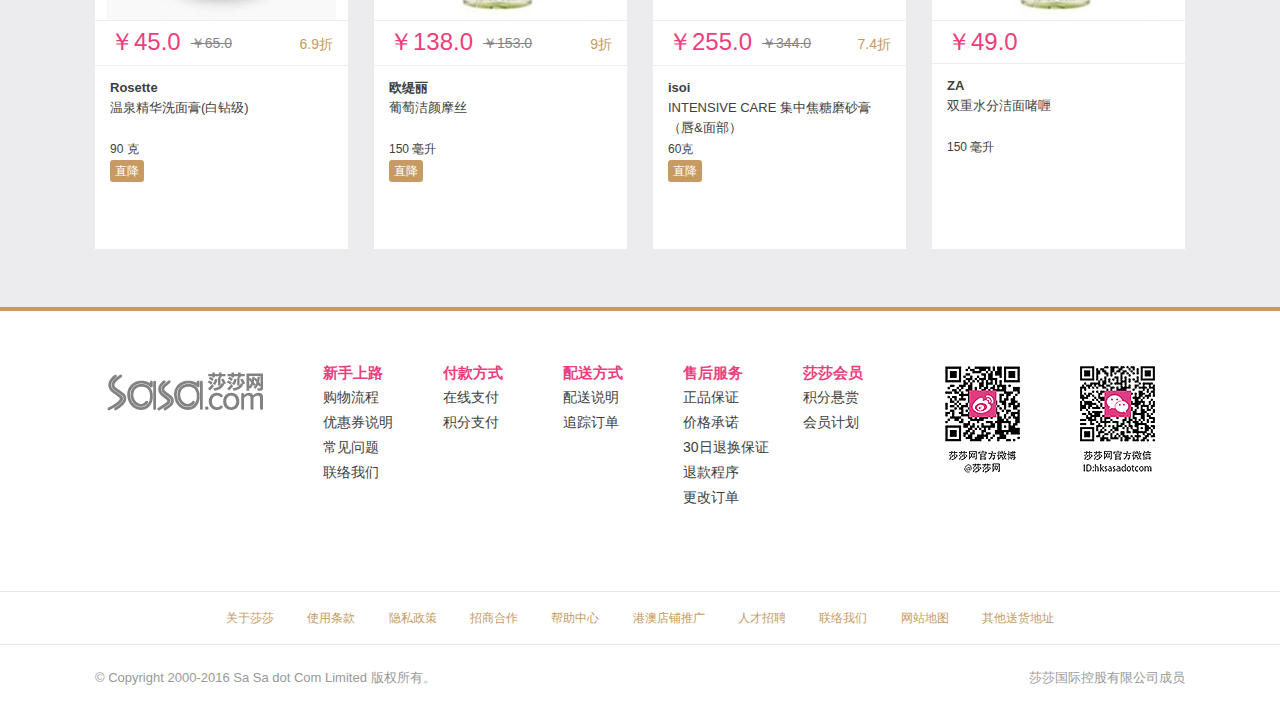
<file: shop/html/list.html>
<!DOCTYPE html>
<html lang="en">
<head>
	<meta charset="UTF-8">
	<title>洁脸秘笈 | 香港莎莎官网 - 护肤品化妆品正品优惠活动</title>
	<link rel="shortcut icon" href="../img/favicon.ico" type="image/x-icon">
	<link rel="stylesheet" type="text/css" href="../css/common.css">
	<link rel="stylesheet" type="text/css" href="../css/list.css">
	<script type="text/javascript" src="../js/jquery-1.12.4.min.js"></script>
	<script type="text/javascript" src="../js/jquery.cookie.js"></script>
	<script type="text/javascript" src="../js/common.js"></script>
	<script type="text/javascript" src="../js/list.js"></script>
</head>
<body>
	<div id="sidebar">
		<div class="sidebar-box">
			<div class="box1">
				<div class="mui-tab">
					<a class="sidebar-link"><i class="icon"></i></a>
					<!-- style="right: 38px; opacity: 1; display: block;" -->
					<a href="#" class="mui-tab-tip" style="right: 70px; opacity: 0; display: none;">
						我的帐户
						<div class="tip-arr">◆</div>
					</a>
				</div>
				<div class="sidecart">
					<div class="sidecart-text">
						<a href="javascript:;" id="cartcont">
							<i class="icon"></i>
							购物车
						</a>
						<b><span id="cartnum">1</span></b>
					</div>
					<div class="cart-cont" id="sidecart-cont">
						<div class="cart-conttitle">
							购物车
							<button type="button" class="btn-close"><i class="icon"></i></button>
						</div>
						<div class="updatecart" id="updatecart">
							<div class="sidecart-empty">购物车中还没有商品，赶紧选购吧！</div>
						</div>
					</div>
				</div>
				<div class="mui-tab">
					<a class="sidebar-link"><i class="icon"></i></a>
					<!-- style="right: 38px; opacity: 1; display: inline;" -->
					<a href="#" class="mui-tab-tip" style="right: 70px; opacity: 0; display: none;">
						我的收藏
						<div class="tip-arr">◆</div>
					</a>
				</div>
				<div class="mui-tab">
					<a class="sidebar-link"><i class="icon"></i></a>
					<!-- style="right: 38px; opacity: 1; display: inline;" -->
					<a href="#" class="mui-tab-tip" style="right: 70px; opacity: 0; display: none;">
						浏览记录
						<div class="tip-arr">◆</div>
					</a>
				</div>
			</div>
			<div class="box2">
				<div class="mui-tab">
					<a class="sidebar-link"><i class="tmp-icon"></i></a>
					<!-- style="right: 38px; opacity: 1; display: inline;" -->
					<a href="#" class="mui-tab-tip" style="right: 70px; opacity: 0; display: none;">
						线上客服
						<div class="tip-arr">◆</div>
					</a>
				</div>
				<div class="mui-tab">
					<a class="sidebar-link"><i class="icon"></i></a>
					<!-- style="right: 88px; opacity: 1; margin-top: -50px; display: block;" -->
					<div href="#" class="mui-tab-tip" style="right: 120px; opacity: 0; margin-top: -50px; display: none;">
						<img src="../img/sidebar-weixin.jpg" width="140px"; height="140px";>
						<div class="tip-arr" style="right: -58px;z-index:-1;margin-top: 50px;color:#fff;">◆</div>
					</div>
				</div>
				<!-- visibility: visible; -->
				<div class="sideup" id="goTop" style="visibility: hidden;">
					<a href="javascript:;">
						<i class="icon"></i>TOP
					</a>
				</div>
			</div>
		</div>
	</div>
	<div id="topbar">
		<div class="topbar page">
			<div id="login-bar" class="l">欢迎光临莎莎官网！ <span class="loginregister"><a href="login.html">登录</a><span class="center">或</span><a href="register.html">免费注册</a></span><span class="userlogin" style="display: none;"><a href="cart.html">username</a><a class="zhuxiao" href="javascript:;" style="margin-left:5px;">注销</a></span></div>
			<div id="member-bar" class="r">
				<ul>
					<li><div><a href="#">
						<i class="icon"></i>我的账戶<i class="icon arr"></i>
					</a></div>
						<dl id="count-dl" style="display: none;">
							<dd><a href="#">我的订单</a></dd>
							<dd><a href="#">我的积分</a></dd>
							<dd><a href="#">我的优惠券</a></dd>
							<dd><a href="#">我的收藏</a></dd>
							<dd><a href="#">我的评价</a></dd>
						</dl>
					</li>
					<li><div><a href="#"><i class="icon"></i>我的收藏</a></div></li>
					<li><div><a href="#"><i class="icon"></i>我的站内信</a></div></li>
					<li><div><a href="#">积分中心</a></div></li>
					<li><div><a href="#">Global Site</a></div></li>
					<li><div><a href="#">关注我们<i class="icon arr"></i></a></div>
						<!-- width: 210px; -->
						<dl id="focus" style="display: none; width: 86px;">
							<dt style="width: 85px;">
								<a href="#">
									<img src="../img/jiarushoucang.png">加入收藏
								</a>
								<a href="#">
									<img src="../img/xinlangweibo.png">新浪微博
								</a>
								<a href="#">
									<img src="../img/shashaweixin.png">莎莎微信
								</a>
								<a href="#">
									<img src="../img/youkuship.png">优酷视频
								</a>
							</dt>
							<dd style="display: none;">
								<img src="../img/weiboewm.jpg">
							</dd>
							<dd style="display: none;">
								<img src="../img/weixinewm.jpg">
							</dd>
							<dd style="display: none;">
								<img src="../img/youkuewm.jpg">
							</dd>
						</dl>
					</li>
				</ul>
			</div>
		</div>
	</div>
	<div id="header-main">
		<div class="header-main page">
			<div id="logo">
				<a href="../index.html">
					<img src="../img/logo.gif">
				</a>
			</div>
			<div id="search">
				<form>
					<div id="search-input">
						<input type="text" placeholder="滋润">
					</div>
					<button type="submit" class="search-btn">搜索</button>
				</form>
				<div id="hot-keyword">
					<a href="#">茱莉蔻</a>
					<a href="#">面膜</a>
					<a href="#">雪花秀</a>
					<a href="#">补水</a>
					<a href="#">娇韵诗</a>
					<a href="#">精华</a>
				</div>
			</div>
			<div id="topcartbar">
				<div id="cart-bar">
					<a href="cart.html">我的购物车</a>
					<div class="cartdetail" style="display: none;">
						<div class="empty">购物车中还没有商品，<br>快去挑选心爱的商品吧</div>
					</div>
				</div>
			</div>
		</div>
	</div>
	<div id="nav-bar">
		<div class="page">
			<ul class="r">
				<li style="width:30px;">
					<img src="../img/feiji.png">
					<span>满￥249包邮</span>
				</li>
				<li style="width:30px;">
					<img src="../img/zhengpin.png">
					<span>正品保证</span>
				</li>
				<li style="width:115px;">
					<img src="../img/zhisong.png">
					<span>香港直送</span>
				</li>
			</ul>
			<ul class="l nav-list">
				<li><a href="../index.html">首页</a></li>
				<li><a href="#">面部护肤</a></li>
				<li><a href="#">彩妆</a></li>
				<li><a href="#">限时特卖</a></li>
				<li><a href="#">贵宾专享</a></li>
				<li><a href="#">所有品牌<i class="icon"></i></a>
					<div class="nav-lstbox" style="display: none;">
						<div class="nav-arr"><i class="icon"></i></div>
						<div class="nav-title">热门品牌</div>
						<div class="clb">
							<div class="nav-brandtext l">
								<ul>
									<li><a href="#">兰蔻&nbsp; Lancome</a></li>
									<li><a href="#">资生堂&nbsp; Shiseido </a></li>
									<li><a href="#">森田药妆&nbsp; SAM TIN</a></li>
									<li><a href="#">希思黎&nbsp; Sisley </a></li>
									<li><a href="#">高丝&nbsp; Kose </a></li>
									<li><a href="#">雅诗兰黛&nbsp; Estee Lauder</a></li>
									<li><a href="#">SK-II</a></li>
									<li><a href="#">雅漾&nbsp; Avene </a></li>
								</ul>
								<a href="#"><b>查看全部品牌</b></a>
							</div>
							<div class="nav-brandpic r">
								<ul>
									<li><img src="../img/navpic1.jpg"></li>
									<li><img src="../img/navpic2.jpg"></li>
									<li><img src="../img/navpic3.jpg"></li>
									<li><img src="../img/navpic4.jpg"></li>
									<li><img src="../img/navpic5.jpg"></li>
									<li><img src="../img/navpic6.jpg"></li>
									<li><img src="../img/navpic7.jpg"></li>
									<li><img src="../img/navpic8.jpg"></li>
								</ul>
							</div>
						</div>
					</div>
				</li>
			</ul>
		</div>
	</div>
	<div id="nav-category">
		<div class="page">
			<div class="all-category">
				<div class="category-handle">所有分类</div>
				<div class="category-box" style="display: none;">
					<ul>
						<li class="cat-item">
							<div>
								<img class="img" src="../img/remengongxiao.png">
								<div class="cat-text">
									<a href="javascript:;">热门功效</a>
								</div>
								<div class="cat-list">
									<a href="#">保湿</a>
									<a href="#">美白提亮</a>
									<a href="#">提亮祛斑</a>
									<a href="#">收毛孔</a>
								</div>
								<div class="other-box">
									<dl>
										<dt><a href="javascript:;">热门功效</a></dt>
										<a href="#">保湿</a>
										<a href="#">美白提亮</a><br>
										<a href="#">祛斑</a>
										<a href="#">舒缓/抗敏感</a><br>
										<a href="#">收毛孔</a>
										<a href="#">提拉紧致</a><br>
										<a href="#">抗皱</a>
										<a href="#">去黑眼圈</a><br>
										<a href="#">去干纹</a>
										<a href="#">防晒</a>
									</dl>
								</div>
							</div>
						</li>
						<li class="cat-item">
							<div>
								<img class="img" src="../img/mianbuhufu.png">
								<div class="cat-text">
									<a href="javascript:;">面部护肤</a>
								</div>
								<div class="cat-list">
									<a href="#">洁面</a>
									<a href="#">化妆水</a>
									<a href="#">精华</a>
									<a href="#">面霜</a>
									<a href="#">面膜</a>
								</div>
								<div class="other-box">
									<dl>
										<dt><a href="javascript:;">基本护理</a></dt>
										<a href="#">洁面</a>
										<a href="#">磨砂</a>
										<a href="#">卸妆</a><br>
										<a href="#">化妆水</a>
										<a href="#">精华</a><br>
										<a href="#">面霜</a>
										<a href="#">面膜</a>
									</dl>
									<dl>
										<dt><a href="javascript:;">特别护理</a></dt>
										<a href="#">颈部护理</a>
										<a href="#">眼部护理</a><br>
										<a href="#">暗疮护理</a>
										<a href="#">唇部护理</a><br>
										<a href="#">防晒护理</a>
									</dl>
									<dl>
										<dt><a href="javascript:;">其他</a></dt>
										<a href="#">高端美容仪器</a><br>
										<a href="#">美容工具</a>
										<a href="#">小样</a><br>
										<a href="#">套装</a>
									</dl>
								</div>
							</div>
						</li>
						<li class="cat-item">
							<div>
								<img class="img" src="../img/caizhuang.png">
								<div class="cat-text">
									<a href="javascript:;">彩妆</a>
								</div>
								<div class="cat-list">
									<a href="#">BB霜</a>
									<a href="#">睫毛膏</a>
									<a href="#">美唇</a>
									<a href="#">粉底</a>
								</div>
								<div class="other-box">
									<dl>
										<dt><a href="javascript:;">面部彩妆</a></dt>
										<a href="#">隔离霜</a>
										<a href="#">粉底</a>
										<a href="#">遮瑕</a><br>
										<a href="#">BB霜</a>
										<a href="#">CC霜</a>
										<a href="#">胭脂</a>
									</dl>
									<dl>
										<dt><a href="javascript:;">眼部彩妆</a></dt>
										<a href="#">眉笔/眉粉</a>
										<a href="#">眼影</a><br>
										<a href="#">眼线</a>
										<a href="#">睫毛膏</a><br>
									</dl>
									<dl>
										<dt><a href="javascript:;">其他</a></dt>
										<a href="#">美唇</a>
										<a href="#">彩妆盒/套装</a><br>
										<a href="#">化妆帚</a>
										<a href="#">化妆工具</a><br>
										<a href="#">美甲</a>
									</dl>
								</div>
							</div>
						</li>
						<li class="cat-item">
							<div>
								<img class="img" src="../img/xiangshui.png">
								<div class="cat-text">
									<a href="javascript:;">香水</a>
								</div>
								<div class="cat-list">
									<a href="#">女士香水</a>
									<a href="#">香水套装</a>
								</div>
								<div class="other-box">
									<dl>
										<dt><a href="javascript:;">香水</a></dt>
										<a href="#">女士香水</a>
										<a href="#">男士香水</a><br>
										<a href="#">香水套装</a>
										<a href="#">香水工具</a>
									</dl>
								</div>
							</div>
						</li>
						<li class="cat-item">
							<div>
								<img class="img" src="../img/jiankangmeiji.png">
								<div class="cat-text">
									<a href="javascript:;">健康美肌</a>
								</div>
								<div class="cat-list">
									<a href="#">美容补充品</a>
									<a href="#">非处方药品</a>
								</div>
								<div class="other-box">
									<dl>
										<dt><a href="javascript:;">健康美肌</a></dt>
										<a href="#">美容补充品</a>
										<a href="#">保健品</a><br>
										<a href="#">非处方药品</a><br>
										<a href="#">健康零食</a><br>
										<a href="#">天然草本茶</a>
									</dl>
								</div>
							</div>
						</li>
						<li class="cat-item">
							<div>
								<img class="img" src="../img/qiantimeixiong.png">
								<div class="cat-text">
									<a href="javascript:;">纤体美胸</a>
								</div>
								<div class="cat-list">
								</div>
								<div class="other-box">
									<dl>
										<dt><a href="javascript:;">纤体美胸</a></dt>
										<a href="#">纤体护理</a>
										<a href="#">纤体食品</a><br>
										<a href="#">纤体工具</a>
										<a href="#">纤体套装</a><br>
										<a href="#">美胸用品</a>
									</dl>
								</div>
							</div>
						</li>
						<li class="cat-item">
							<div>
								<img class="img" src="../img/gerenhuli.png">
								<div class="cat-text">
									<a href="javascript:;">个人护理</a>
								</div>
								<div class="cat-list">
								</div>
								<div class="other-box">
									<dl>
										<dt><a href="javascript:;">身体护理</a></dt>
										<a href="#">沐浴/润肤</a><br>
										<a href="#">洗发/护发</a><br>
										<a href="#">头发造型</a><br>
										<a href="#">手足部护理</a><br>
										<a href="#">脱毛用品</a>
										<a href="#">女性护理</a><br>
										<a href="#">止汗香体</a>
									</dl>
									<dl>
										<dt><a href="javascript:;">其他</a></dt>
										<a href="#">隐形眼镜</a>
										<a href="#">口腔护理</a><br>
										<a href="#">家居用品</a>
										<a href="#">头饰/饰物</a><br>
									</dl>
								</div>
							</div>
						</li>
						<li class="cat-item">
							<div>
								<img class="img" src="../img/nanshizhuanqu.png">
								<div class="cat-text">
									<a href="javascript:;">男士专区</a>
								</div>
								<div class="cat-list">
								</div>
								<div class="other-box">
									<dl>
										<dt><a href="javascript:;">男士专区</a></dt>
										<a href="#">男士洁面</a>
										<a href="#">男士护肤</a><br>
										<a href="#">剃须护理</a><br>
										<a href="#">男士头部护理</a>
									</dl>
								</div>
							</div>
						</li>
						<li class="cat-item">
							<div>
								<img class="img" src="../img/yunyinyongpin.png">
								<div class="cat-text">
									<a href="javascript:;">孕婴护理</a>
								</div>
								<div class="cat-list">
								</div>
								<div class="other-box">
									<dl>
										<dt><a href="javascript:;">孕婴护理</a></dt>
										<a href="#">母婴团</a>
										<a href="#">婴儿沐浴</a><br>
										<a href="#">婴儿护肤</a><br>
										<a href="#">婴儿食品</a>
										<a href="#">孕妇护肤</a><br>
										<a href="#">孕妇食品</a><br>
										<a href="#">其他孕婴工具</a>
									</dl>
								</div>
							</div>
						</li>
					</ul>
				</div>
			</div>
			<div class="tj-category">
				<ul id="sub_nav">
					<li>
						<a href="#">新品上市</a>
					</li>
					<li>
						<a href="#">本周促销</a>
					</li>
					<li>
						<a href="#">韩国热卖</a>
					</li>
					<li>
						<a href="#">面膜专区</a>
					</li>
					<li>
						<a href="#">清货特卖</a>
					</li>
					<li id="magic-line"></li>
				</ul>
			</div>
		</div>
	</div>
	<div id="banner">
		<img src="../img/listbanner.jpg">
	</div>
	<div id="content">
		<div class="page">
			<div class="ad">
				<a href="javascript:;" name="floor1"></a>
				<a href="javascript:;"><img src="../img/jieliantuijian.jpg"></a>
			</div>
			<ul class="arrivalslist clb">
				<!-- width:338px -->
				<li class="right">
					<div class="formall">
						<div class="formallcont">
							<div class="formallpic">
								<b><img src="../img/zhijiangshangpin.png"></b>
								<dl><dd>
									<i class="country"><img src="../img/riben.png"></i>日本品牌
								</dd></dl>
								<a href="#"><img id="goodsimg" src="../img/jielianpic1-1.jpg"></a>
							</div>
							<div class="price clb">
								<span class="count r">6.9折</span>
								<span class="saleprice l">￥45.0</span>
								<span class="dis l"><del>￥65.0</del></span>
							</div>
							<div class="formallinfo">
								<div class="infocont">
									<div class="des1"><a href="#">Rosette</a></div>
									<p class="des2">温泉精华洗面膏(白钻级)</p>
									<p class="des3">90 克</p>
								</div>
								<div class="tag"><a href="#">直降</a></div>
							</div>
							<div class="buybtn" style="display: none;"><a href="#">
								<span>加入购物车</span>
							</a></div>
						</div>
						<div class="formall-pic r">
							<dl class="formalllist">
								<dd><img src="../img/jielianpic1-1.jpg"></dd>
								<dd><img src="../img/jielianpic1-2.jpg"></dd>
								<dd><img src="../img/jielianpic1-3.jpg"></dd>
							</dl>
						</div>
					</div>
				</li>
				<li class="">
					<div class="formall">
						<div class="formallcont">
							<div class="formallpic">
								<b><img src="../img/zhijiangshangpin.png"></b>
								<dl><dd>
									<i class="country"><img src="../img/oumei.png"></i>欧美品牌
								</dd></dl>
								<a href="#"><img id="goodsimg" src="../img/jielianpic2.jpg"></a>
							</div>
							<div class="price clb">
								<span class="count r">9折</span>
								<span class="saleprice l">￥138.0</span>
								<span class="dis l"><del>￥153.0</del></span>
							</div>
							<div class="formallinfo">
								<div class="infocont">
									<div class="des1"><a href="#">欧缇丽</a></div>
									<p class="des2">葡萄洁颜摩丝</p>
									<p class="des3">150 毫升</p>
								</div>
								<div class="tag"><a href="#">直降</a></div>
							</div>
							<div class="buybtn" style="display: none;"><a href="#">
								<span>加入购物车</span>
							</a></div>
						</div>
					</div>
				</li>
				<li class="">
					<div class="formall">
						<div class="formallcont">
							<div class="formallpic">
								<!-- <b><img src="../img/zhijiangshangpin.png"></b> -->
								<dl><dd>
									<i class="country"><img src="../img/hanguo.png"></i>韩国品牌
								</dd></dl>
								<a href="#"><img id="goodsimg" src="../img/jielianpic3.jpg"></a>
							</div>
							<div class="price clb">
								<span class="count r">7.4折</span>
								<span class="saleprice l">￥255.0</span>
								<span class="dis l"><del>￥344.0</del></span>
							</div>
							<div class="formallinfo">
								<div class="infocont">
									<div class="des1"><a href="#">isoi</a></div>
									<p class="des2">INTENSIVE CARE   集中焦糖磨砂膏（唇&面部）</p>
									<p class="des3">60克  </p>
								</div>
								<div class="tag"><a href="#">直降</a></div>
							</div>
							<div class="buybtn" style="display: none;"><a href="#">
								<span>加入购物车</span>
							</a></div>
						</div>
					</div>
				</li>
				<li class="">
					<div class="formall">
						<div class="formallcont">
							<div class="formallpic">
								<b><img src="../img/xinpinshangshi.png"></b>
								<dl><dd>
									<i class="country"><img src="../img/riben.png"></i>日本品牌
								</dd></dl>
								<a href="#"><img id="goodsimg" src="../img/jielianpic2.jpg"></a>
							</div>
							<div class="price clb">
								<!-- <span class="count r">9折</span> -->
								<span class="saleprice l">￥49.0</span>
								<!-- <span class="dis l"><del>￥153.0</del></span> -->
							</div>
							<div class="formallinfo">
								<div class="infocont">
									<div class="des1"><a href="#">ZA</a></div>
									<p class="des2">双重水分洁面啫喱</p>
									<p class="des3">150 毫升</p>
								</div>
								<!-- <div class="tag"><a href="#">直降</a></div> -->
							</div>
							<div class="buybtn" style="display: none;"><a href="#">
								<span>加入购物车</span>
							</a></div>
						</div>
					</div>
				</li>
				<li class="right">
					<div class="formall">
						<div class="formallcont">
							<div class="formallpic">
								<b><img src="../img/zhijiangshangpin.png"></b>
								<dl><dd>
									<i class="country"><img src="../img/riben.png"></i>日本品牌
								</dd></dl>
								<a href="#"><img id="goodsimg" src="../img/jielianpic1-1.jpg"></a>
							</div>
							<div class="price clb">
								<span class="count r">6.9折</span>
								<span class="saleprice l">￥45.0</span>
								<span class="dis l"><del>￥65.0</del></span>
							</div>
							<div class="formallinfo">
								<div class="infocont">
									<div class="des1"><a href="#">Rosette</a></div>
									<p class="des2">温泉精华洗面膏(白钻级)</p>
									<p class="des3">90 克</p>
								</div>
								<div class="tag"><a href="#">直降</a></div>
							</div>
							<div class="buybtn" style="display: none;"><a href="#">
								<span>加入购物车</span>
							</a></div>
						</div>
						<div class="formall-pic r">
							<dl class="formalllist">
								<dd><img src="../img/jielianpic1-1.jpg"></dd>
								<dd><img src="../img/jielianpic1-2.jpg"></dd>
								<dd><img src="../img/jielianpic1-3.jpg"></dd>
							</dl>
						</div>
					</div>
				</li>
				<li class="">
					<div class="formall">
						<div class="formallcont">
							<div class="formallpic">
								<b><img src="../img/zhijiangshangpin.png"></b>
								<dl><dd>
									<i class="country"><img src="../img/oumei.png"></i>欧美品牌
								</dd></dl>
								<a href="#"><img id="goodsimg" src="../img/jielianpic2.jpg"></a>
							</div>
							<div class="price clb">
								<span class="count r">9折</span>
								<span class="saleprice l">￥138.0</span>
								<span class="dis l"><del>￥153.0</del></span>
							</div>
							<div class="formallinfo">
								<div class="infocont">
									<div class="des1"><a href="#">欧缇丽</a></div>
									<p class="des2">葡萄洁颜摩丝</p>
									<p class="des3">150 毫升</p>
								</div>
								<div class="tag"><a href="#">直降</a></div>
							</div>
							<div class="buybtn" style="display: none;"><a href="#">
								<span>加入购物车</span>
							</a></div>
						</div>
					</div>
				</li>
				<li class="">
					<div class="formall">
						<div class="formallcont">
							<div class="formallpic">
								<!-- <b><img src="../img/zhijiangshangpin.png"></b> -->
								<dl><dd>
									<i class="country"><img src="../img/hanguo.png"></i>韩国品牌
								</dd></dl>
								<a href="#"><img id="goodsimg" src="../img/jielianpic3.jpg"></a>
							</div>
							<div class="price clb">
								<span class="count r">7.4折</span>
								<span class="saleprice l">￥255.0</span>
								<span class="dis l"><del>￥344.0</del></span>
							</div>
							<div class="formallinfo">
								<div class="infocont">
									<div class="des1"><a href="#">isoi</a></div>
									<p class="des2">INTENSIVE CARE   集中焦糖磨砂膏（唇&面部）</p>
									<p class="des3">60克  </p>
								</div>
								<div class="tag"><a href="#">直降</a></div>
							</div>
							<div class="buybtn" style="display: none;"><a href="#">
								<span>加入购物车</span>
							</a></div>
						</div>
					</div>
				</li>
				<li class="">
					<div class="formall">
						<div class="formallcont">
							<div class="formallpic">
								<b><img src="../img/xinpinshangshi.png"></b>
								<dl><dd>
									<i class="country"><img src="../img/riben.png"></i>日本品牌
								</dd></dl>
								<a href="#"><img id="goodsimg" src="../img/jielianpic2.jpg"></a>
							</div>
							<div class="price clb">
								<!-- <span class="count r">9折</span> -->
								<span class="saleprice l">￥49.0</span>
								<!-- <span class="dis l"><del>￥153.0</del></span> -->
							</div>
							<div class="formallinfo">
								<div class="infocont">
									<div class="des1"><a href="#">ZA</a></div>
									<p class="des2">双重水分洁面啫喱</p>
									<p class="des3">150 毫升</p>
								</div>
								<!-- <div class="tag"><a href="#">直降</a></div> -->
							</div>
							<div class="buybtn" style="display: none;"><a href="#">
								<span>加入购物车</span>
							</a></div>
						</div>
					</div>
				</li>
			</ul>

			<div class="ad">
				<a href="javascript:;" name="floor2"></a>
				<a href="javascript:;"><img src="../img/xiezhuang.jpg"></a>
			</div>
			<ul class="arrivalslist clb">
				<!-- width:338px -->
				<li class="">
					<div class="formall">
						<div class="formallcont">
							<div class="formallpic">
								<b><img src="../img/zhijiangshangpin.png"></b>
								<dl><dd>
									<i class="country"><img src="../img/riben.png"></i>日本品牌
								</dd></dl>
								<a href="#"><img id="goodsimg" src="../img/jielianpic1-1.jpg"></a>
							</div>
							<div class="price clb">
								<span class="count r">6.9折</span>
								<span class="saleprice l">￥45.0</span>
								<span class="dis l"><del>￥65.0</del></span>
							</div>
							<div class="formallinfo">
								<div class="infocont">
									<div class="des1"><a href="#">Rosette</a></div>
									<p class="des2">温泉精华洗面膏(白钻级)</p>
									<p class="des3">90 克</p>
								</div>
								<div class="tag"><a href="#">直降</a></div>
							</div>
							<div class="buybtn" style="display: none;"><a href="#">
								<span>加入购物车</span>
							</a></div>
						</div>
						<div class="formall-pic r">
							<dl class="formalllist">
								<dd><img src="../img/jielianpic1-1.jpg"></dd>
								<dd><img src="../img/jielianpic1-2.jpg"></dd>
								<dd><img src="../img/jielianpic1-3.jpg"></dd>
							</dl>
						</div>
					</div>
				</li>
				<li class="">
					<div class="formall">
						<div class="formallcont">
							<div class="formallpic">
								<b><img src="../img/zhijiangshangpin.png"></b>
								<dl><dd>
									<i class="country"><img src="../img/oumei.png"></i>欧美品牌
								</dd></dl>
								<a href="#"><img id="goodsimg" src="../img/jielianpic2.jpg"></a>
							</div>
							<div class="price clb">
								<span class="count r">9折</span>
								<span class="saleprice l">￥138.0</span>
								<span class="dis l"><del>￥153.0</del></span>
							</div>
							<div class="formallinfo">
								<div class="infocont">
									<div class="des1"><a href="#">欧缇丽</a></div>
									<p class="des2">葡萄洁颜摩丝</p>
									<p class="des3">150 毫升</p>
								</div>
								<div class="tag"><a href="#">直降</a></div>
							</div>
							<div class="buybtn" style="display: none;"><a href="#">
								<span>加入购物车</span>
							</a></div>
						</div>
					</div>
				</li>
				<li class="">
					<div class="formall">
						<div class="formallcont">
							<div class="formallpic">
								<!-- <b><img src="../img/zhijiangshangpin.png"></b> -->
								<dl><dd>
									<i class="country"><img src="../img/hanguo.png"></i>韩国品牌
								</dd></dl>
								<a href="#"><img id="goodsimg" src="../img/jielianpic3.jpg"></a>
							</div>
							<div class="price clb">
								<span class="count r">7.4折</span>
								<span class="saleprice l">￥255.0</span>
								<span class="dis l"><del>￥344.0</del></span>
							</div>
							<div class="formallinfo">
								<div class="infocont">
									<div class="des1"><a href="#">isoi</a></div>
									<p class="des2">INTENSIVE CARE   集中焦糖磨砂膏（唇&面部）</p>
									<p class="des3">60克  </p>
								</div>
								<div class="tag"><a href="#">直降</a></div>
							</div>
							<div class="buybtn" style="display: none;"><a href="#">
								<span>加入购物车</span>
							</a></div>
						</div>
					</div>
				</li>
				<li class="">
					<div class="formall">
						<div class="formallcont">
							<div class="formallpic">
								<b><img src="../img/xinpinshangshi.png"></b>
								<dl><dd>
									<i class="country"><img src="../img/riben.png"></i>日本品牌
								</dd></dl>
								<a href="#"><img id="goodsimg" src="../img/jielianpic2.jpg"></a>
							</div>
							<div class="price clb">
								<!-- <span class="count r">9折</span> -->
								<span class="saleprice l">￥49.0</span>
								<!-- <span class="dis l"><del>￥153.0</del></span> -->
							</div>
							<div class="formallinfo">
								<div class="infocont">
									<div class="des1"><a href="#">ZA</a></div>
									<p class="des2">双重水分洁面啫喱</p>
									<p class="des3">150 毫升</p>
								</div>
								<!-- <div class="tag"><a href="#">直降</a></div> -->
							</div>
							<div class="buybtn" style="display: none;"><a href="#">
								<span>加入购物车</span>
							</a></div>
						</div>
					</div>
				</li>
				<li class="">
					<div class="formall">
						<div class="formallcont">
							<div class="formallpic">
								<b><img src="../img/zhijiangshangpin.png"></b>
								<dl><dd>
									<i class="country"><img src="../img/riben.png"></i>日本品牌
								</dd></dl>
								<a href="#"><img id="goodsimg" src="../img/jielianpic1-1.jpg"></a>
							</div>
							<div class="price clb">
								<span class="count r">6.9折</span>
								<span class="saleprice l">￥45.0</span>
								<span class="dis l"><del>￥65.0</del></span>
							</div>
							<div class="formallinfo">
								<div class="infocont">
									<div class="des1"><a href="#">Rosette</a></div>
									<p class="des2">温泉精华洗面膏(白钻级)</p>
									<p class="des3">90 克</p>
								</div>
								<div class="tag"><a href="#">直降</a></div>
							</div>
							<div class="buybtn" style="display: none;"><a href="#">
								<span>加入购物车</span>
							</a></div>
						</div>
						<div class="formall-pic r">
							<dl class="formalllist">
								<dd><img src="../img/jielianpic1-1.jpg"></dd>
								<dd><img src="../img/jielianpic1-2.jpg"></dd>
								<dd><img src="../img/jielianpic1-3.jpg"></dd>
							</dl>
						</div>
					</div>
				</li>
				<li class="">
					<div class="formall">
						<div class="formallcont">
							<div class="formallpic">
								<b><img src="../img/zhijiangshangpin.png"></b>
								<dl><dd>
									<i class="country"><img src="../img/oumei.png"></i>欧美品牌
								</dd></dl>
								<a href="#"><img id="goodsimg" src="../img/jielianpic2.jpg"></a>
							</div>
							<div class="price clb">
								<span class="count r">9折</span>
								<span class="saleprice l">￥138.0</span>
								<span class="dis l"><del>￥153.0</del></span>
							</div>
							<div class="formallinfo">
								<div class="infocont">
									<div class="des1"><a href="#">欧缇丽</a></div>
									<p class="des2">葡萄洁颜摩丝</p>
									<p class="des3">150 毫升</p>
								</div>
								<div class="tag"><a href="#">直降</a></div>
							</div>
							<div class="buybtn" style="display: none;"><a href="#">
								<span>加入购物车</span>
							</a></div>
						</div>
					</div>
				</li>
				<li class="">
					<div class="formall">
						<div class="formallcont">
							<div class="formallpic">
								<!-- <b><img src="../img/zhijiangshangpin.png"></b> -->
								<dl><dd>
									<i class="country"><img src="../img/hanguo.png"></i>韩国品牌
								</dd></dl>
								<a href="#"><img id="goodsimg" src="../img/jielianpic3.jpg"></a>
							</div>
							<div class="price clb">
								<span class="count r">7.4折</span>
								<span class="saleprice l">￥255.0</span>
								<span class="dis l"><del>￥344.0</del></span>
							</div>
							<div class="formallinfo">
								<div class="infocont">
									<div class="des1"><a href="#">isoi</a></div>
									<p class="des2">INTENSIVE CARE   集中焦糖磨砂膏（唇&面部）</p>
									<p class="des3">60克  </p>
								</div>
								<div class="tag"><a href="#">直降</a></div>
							</div>
							<div class="buybtn" style="display: none;"><a href="#">
								<span>加入购物车</span>
							</a></div>
						</div>
					</div>
				</li>
				<li class="">
					<div class="formall">
						<div class="formallcont">
							<div class="formallpic">
								<b><img src="../img/xinpinshangshi.png"></b>
								<dl><dd>
									<i class="country"><img src="../img/riben.png"></i>日本品牌
								</dd></dl>
								<a href="#"><img id="goodsimg" src="../img/jielianpic2.jpg"></a>
							</div>
							<div class="price clb">
								<!-- <span class="count r">9折</span> -->
								<span class="saleprice l">￥49.0</span>
								<!-- <span class="dis l"><del>￥153.0</del></span> -->
							</div>
							<div class="formallinfo">
								<div class="infocont">
									<div class="des1"><a href="#">ZA</a></div>
									<p class="des2">双重水分洁面啫喱</p>
									<p class="des3">150 毫升</p>
								</div>
								<!-- <div class="tag"><a href="#">直降</a></div> -->
							</div>
							<div class="buybtn" style="display: none;"><a href="#">
								<span>加入购物车</span>
							</a></div>
						</div>
					</div>
				</li>
			</ul>
			
		</div>
	</div>

	<footer>
		<div id="help">
			<div class="page">
				<div class="btom-code">
					<a href="#"><img src="../img/weixin.png"></a>
				</div>
				<div class="btom-code">
					<a href="#"><img src="../img/weibo.png"></a>
				</div>
				<div class="btom-logo">
					<h3></h3>
				</div>
				<div class="help-item">
					<dl>
						<dt>新手上路</dt>
					</dl>
					<ul>
						<li><a href="#">购物流程</a></li>
						<li><a href="#">优惠券说明</a></li>
						<li><a href="#">常见问题</a></li>
						<li><a href="#">联络我们</a></li>
					</ul>
				</div>
				<div class="help-item">
					<dl>
						<dt>付款方式</dt>
					</dl>
					<ul>
						<li><a href="#">在线支付</a></li>
						<li><a href="#">积分支付</a></li>
					</ul>
				</div>
				<div class="help-item">
					<dl>
						<dt>配送方式</dt>
					</dl>
					<ul>
						<li><a href="#">配送说明</a></li>
						<li><a href="#">追踪订单</a></li>
					</ul>
				</div>
				<div class="help-item">
					<dl>
						<dt>售后服务</dt>
					</dl>
					<ul>
						<li><a href="#">正品保证</a></li>
						<li><a href="#">价格承诺</a></li>
						<li><a href="#">30日退换保证</a></li>
						<li><a href="#">退款程序</a></li>
						<li><a href="#">更改订单</a></li>
					</ul>
				</div>
				<div class="help-item">
					<dl>
						<dt>莎莎会员</dt>
					</dl>
					<ul>
						<li><a href="#">积分悬赏</a></li>
						<li><a href="#">会员计划</a></li>
					</ul>
				</div>
			</div>
			<div id="botm-link">
				<a href="#">关于莎莎</a>
				<a href="#">使用条款</a>
				<a href="#">隐私政策</a>
				<a href="#">招商合作</a>
				<a href="#">帮助中心</a>
				<a href="#">港澳店铺推广</a>
				<a href="#">人才招聘</a>
				<a href="#">联络我们</a>
				<a href="#">网站地图</a>
				<a href="#">其他送货地址</a>
			</div>
			<div id="over">
				<div class="page">
					<span class="l">© Copyright 2000-2016 Sa Sa dot Com Limited 版权所有。</span>
					<span class="r">莎莎国际控股有限公司成员</span>
				</div>
			</div>
		</div>
	</footer>
</body>
</html>
</file>
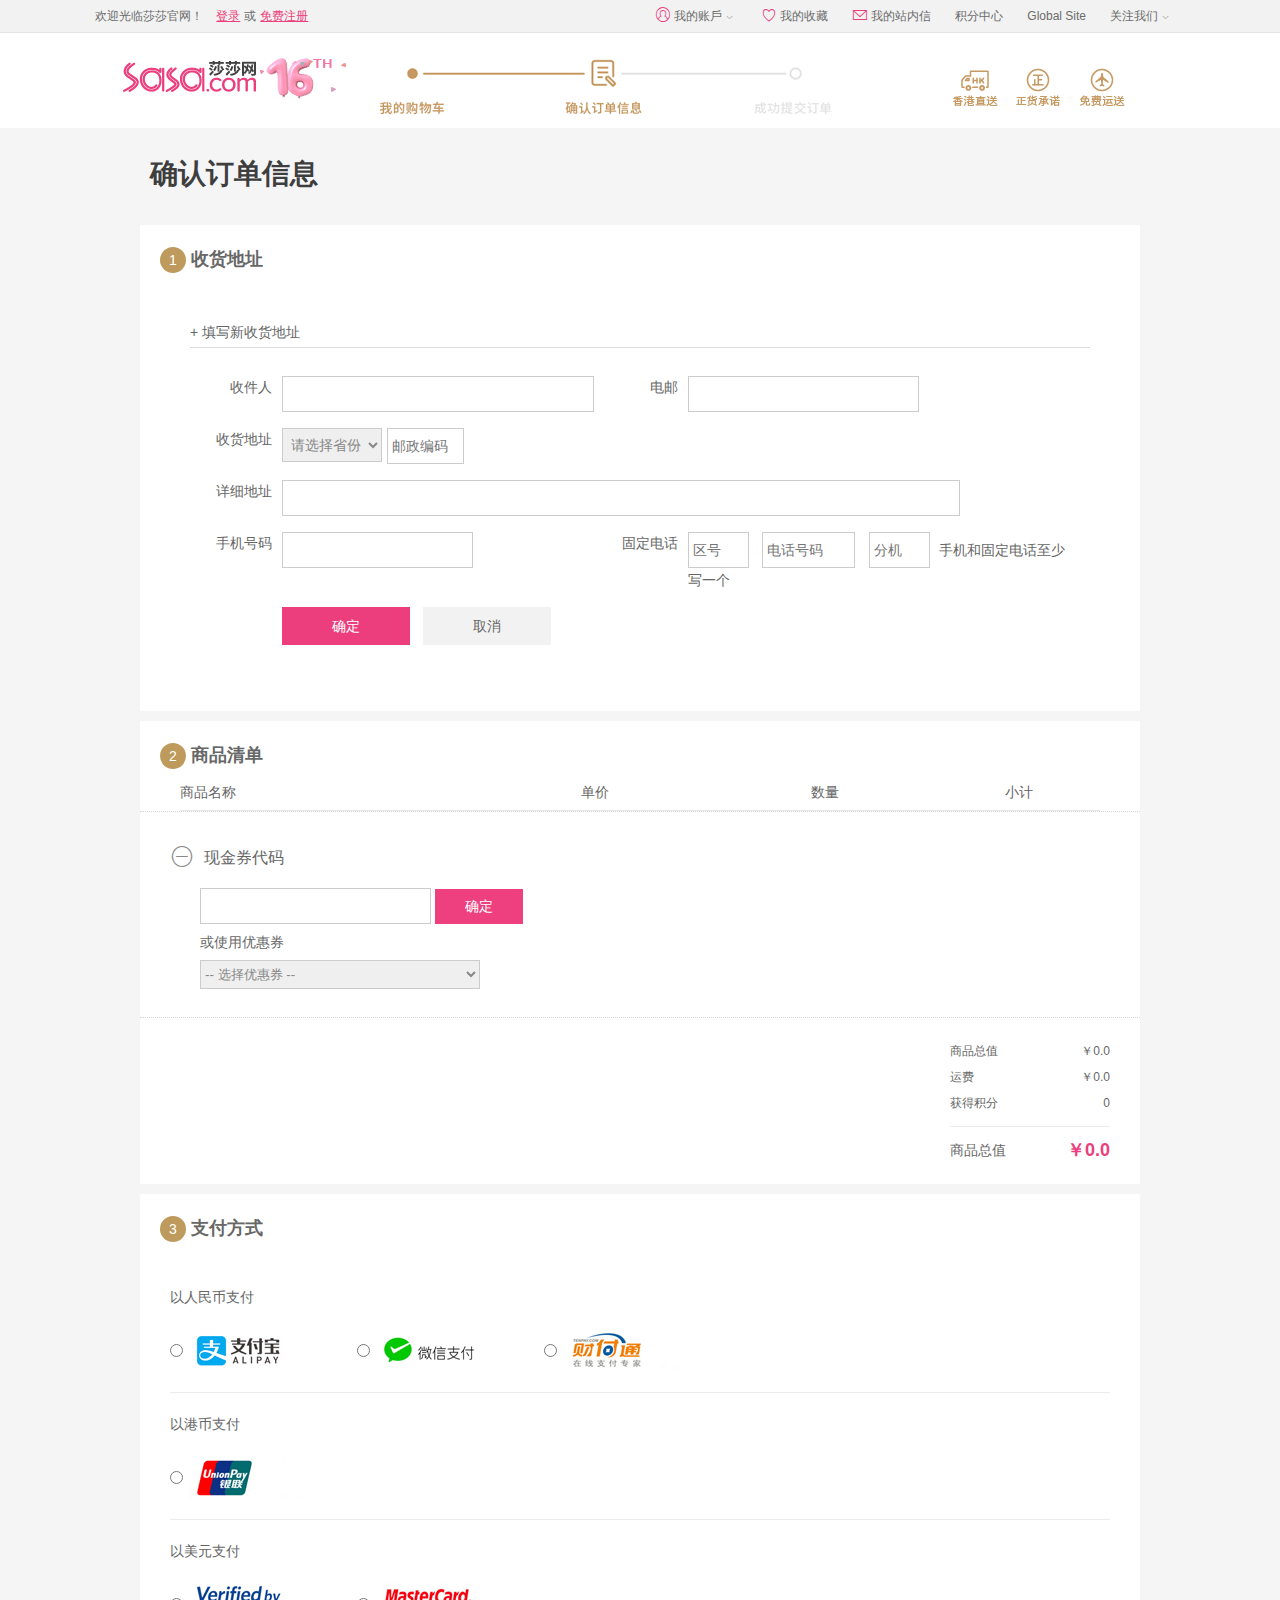
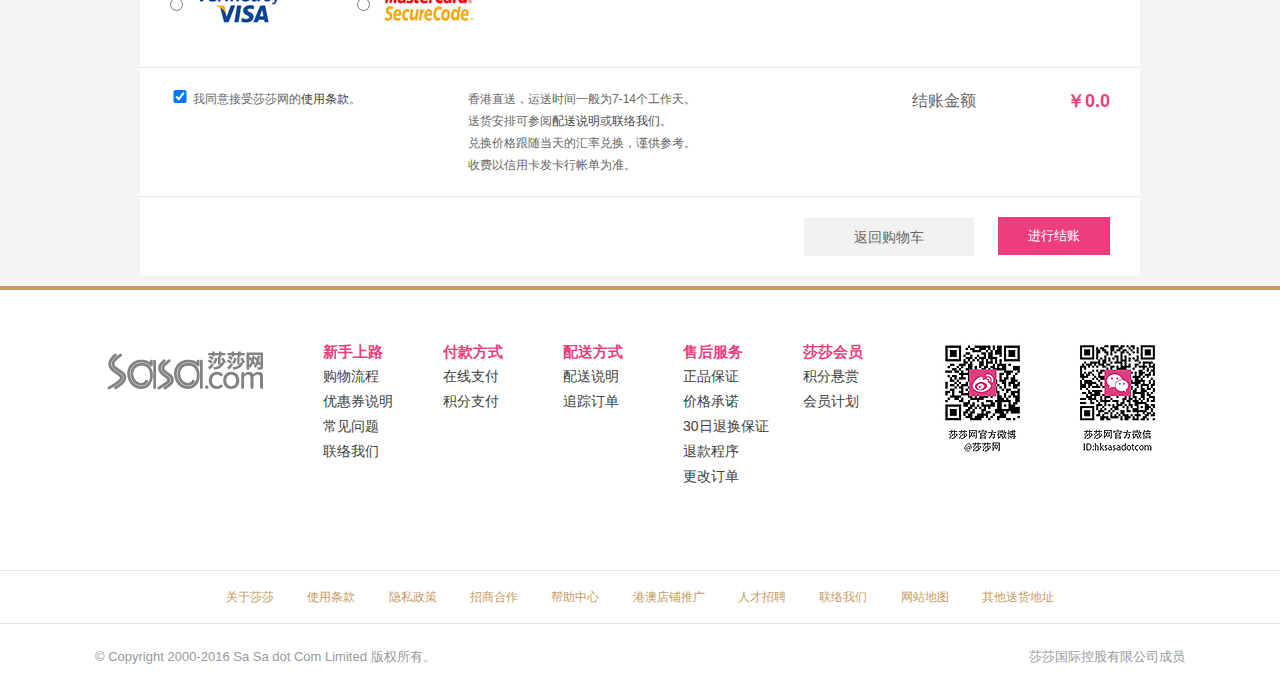
<file: shop/html/order.html>
<!DOCTYPE html>
<html lang="en">
<head>
	<meta charset="UTF-8">
	<title>购物车_香港莎莎官网 - 正品美妆海淘商城,化妆品护肤品海外购首选</title>
	<link rel="shortcut icon" href="../img/favicon.ico" type="image/x-icon">
	<link rel="stylesheet" type="text/css" href="../css/common.css">
	<link rel="stylesheet" type="text/css" href="../css/order.css">
	<script type="text/javascript" src="../js/jquery-1.12.4.min.js"></script>
	<script type="text/javascript" src="../js/jquery.cookie.js"></script>
	<script type="text/javascript" src="../js/common.js"></script>
	<script type="text/javascript" src="../js/order.js"></script>
</head>
<body>
	<div id="topbar">
		<div class="topbar page">
			<div id="login-bar" class="l">欢迎光临莎莎官网！ <span class="loginregister"><a href="login.html">登录</a><span class="center">或</span><a href="register.html">免费注册</a></span><span class="userlogin" style="display: none;"><a href="cart.html">username</a><a class="zhuxiao" href="javascript:;" style="margin-left:5px;">注销</a></span></div>
			<div id="member-bar" class="r">
				<ul>
					<li><div><a href="#">
						<i class="icon"></i>我的账戶<i class="icon arr"></i>
					</a></div>
						<dl id="count-dl" style="display: none;">
							<dd><a href="#">我的订单</a></dd>
							<dd><a href="#">我的积分</a></dd>
							<dd><a href="#">我的优惠券</a></dd>
							<dd><a href="#">我的收藏</a></dd>
							<dd><a href="#">我的评价</a></dd>
						</dl>
					</li>
					<li><div><a href="#"><i class="icon"></i>我的收藏</a></div></li>
					<li><div><a href="#"><i class="icon"></i>我的站内信</a></div></li>
					<li><div><a href="#">积分中心</a></div></li>
					<li><div><a href="#">Global Site</a></div></li>
					<li><div><a href="#">关注我们<i class="icon arr"></i></a></div>
						<!-- width: 210px; -->
						<dl id="focus" style="display: none; width: 86px;">
							<dt style="width: 85px;">
								<a href="#">
									<img src="../img/jiarushoucang.png">加入收藏
								</a>
								<a href="#">
									<img src="../img/xinlangweibo.png">新浪微博
								</a>
								<a href="#">
									<img src="../img/shashaweixin.png">莎莎微信
								</a>
								<a href="#">
									<img src="../img/youkuship.png">优酷视频
								</a>
							</dt>
							<dd style="display: none;">
								<img src="../img/weiboewm.jpg">
							</dd>
							<dd style="display: none;">
								<img src="../img/weixinewm.jpg">
							</dd>
							<dd style="display: none;">
								<img src="../img/youkuewm.jpg">
							</dd>
						</dl>
					</li>
				</ul>
			</div>
		</div>
	</div>
	<div id="header">
		<div class="page">
			<div class="carticon r">
				<img src="../img/xianggangzhisong.png">&nbsp; &nbsp;
				<img src="../img/zhenghuochengnuo.png">&nbsp; &nbsp;
				<img src="../img/mianfeiyunsong.png">
			</div>
			<div class="cartstep"></div>
			<div class="logo"><a href="../index.html"><img src="../img/logo.gif"></a></div>
		</div>
	</div>
	<div id="container">
		<div class="page">
			<div id="main">
				<div class="title">
					<div class="title-text">确认订单信息</div>
				</div>
				<form action="javascript:;">
					<div id="order-main">
						<!-- 收货地址 -->
						<div id="ordershipping" class="order-section">
							<div class="order-section-title">
								<i class="dottitle"><span>1</span></i><b>收货地址</b>
							</div>
							<div class="order-section-content">
								<ul id="change-shipping" class="change-shipping clb"></ul>
								<div class="line-bt"><span class="hand">+ 填写新收货地址</span></div>
								<div class="fill-shipping">
									<table width="100%" border="0" cellspacing="0" cellpadding="5">
										<tr>
											<td class="vt tr" style="width: 59px;"><label>收件人</label></td>
											<td class="vt" style="width: 284px;"><input type="text" class="x-input" name="name" size="35" maxlength="20"></td>
											<td class="vt tr" style="width: 74px;"><label>电邮</label></td>
											<td class="vt"><input class="x-input" type="text" size="25" name="email"></td>
										</tr>
										<tr class="addr">
											<td class="vt tr"><label>收货地址</label></td>
											<td colspan="3" class="vt">
												<span>
													<select id="province" class="x-select"><option value="_NULL_">请选择省份</option></select>
													<select id="city" class="x-select" style="display: none;"><option value="_NULL_">请选择市</option></select>
													<select id="district" class="x-select" style="display: none;"><option value="_NULL_">请选择区域</option></select>
													<input type="text" class="x-input" size="6" maxlength="6" placeholder="邮政编码" style="color: rgb(153, 153, 153); ">
												</span>
											</td>
										</tr>
										<tr>
											<td class="tr vt"><label>详细地址</label></td>
											<td class="vt" colspan="3">
												<input type="text" class="x-input" maxlength="66" size="80">
											</td>
										</tr>
										<tr>
											<td class="tr vt"><label>手机号码</label></td>
											<td class="vt"><input type="text" class="x-input"></td>
											<td class="tr vt"><label>固定电话</label></td>
											<td class="vt">
												<input type="text" class="x-input" size="4" maxlength="4" placeholder="区号" style="color: rgb(153, 153, 153);">
												<input type="text" class="x-input" size="8" maxlength="8" placeholder="电话号码" style="color: rgb(153, 153, 153); margin-left: 10px;">
												<input type="text" class="x-input" size="4" maxlength="4" placeholder="分机" style="color: rgb(153, 153, 153); margin-left: 10px;">
												<span class="notinline">手机和固定电话至少写一个</span>
											</td>
										</tr>
										<tr>
											<td>&nbsp;</td>
											<td colspan="3">
												<a href="javascript:;" class="btn-sure">确定</a>
												<a href="javascript:;" class="btn-cancle">取消</a>
											</td>
										</tr>
										<tr>
											<td>&nbsp;</td>
											<td>&nbsp;</td>
											<td>&nbsp;</td>
											<td>&nbsp;</td>
										</tr>
									</table>
								</div>
							</div>
						</div>
						<!-- 商品清单 -->
						<div class="order-section">
							<div class="order-section-title">
								<i class="dottitle"><span>2</span></i><b>商品清单</b>
							</div>
							<table id="cart-mian" class="cart-main">
								<thead><tr>
									<th width="20%" class="tl">商品名称</th>
									<th width="15%" >单价</th>
									<th width="15%" >数量</th>
									<th width="10%" >小计</th>
								</tr></thead>
								<tbody>
									<tr class="cartpro">
										<td class="p-info tl">
											<div class="prodetail">
												<img src="../img/cartpic.jpg" >
												<a href="#">凯伊秀 三效水养系列 三效水养保湿洁颜霜</a>
												<div class="ppeomotion">
													<ul>
														<li><i class="tip">直降</i>直降活动</li>
													</ul>
												</div>
											</div>
										</td>
										<td class="pprice">￥40.0</td>
										<td class="pnum">1</td>
										<td class="pall">￥40.0</td>
									</tr>
								</tbody>
							</table>
						</div>
						<div class="order-section2">
							<div class="order-coupon" id="order-coupon">
								<div class="coupon-text">
									<a href="javascript:;" class="btn-collapse"><i class="icon"></i></a>现金券代码
								</div>
								<div class="content">
									<p class="item">
										<input type="text" class="x-input" size="25">
										<button type="button">确定</button>
									</p>
									<p class="item"><label>或使用优惠券</label></p>
									<p class="item">
										<select class="select-coupon">
											<option value="">-- 选择优惠券 --</option>
	                                        <option value="BAQ02NEW160629C5335047MX" >[BAQ02NEW160629] 新人￥10现金劵</option>
	                                        <option value="BAQ02NEW1606AA85570D4B7" >[BAQ02NEW1606A] 新人满￥599立减￥20优惠券</option>
	                                        <option value="BAQ02NEW1606B1371700O6W" >[BAQ02NEW1606B] 新人满￥999立减￥39优惠券</option>
	                                        <option value="BAQ02NEW1606C43ED406VGQ" >[BAQ02NEW1606C] 新人满￥1099立减￥49优惠券</option>
	                                        <option value="BAQ02NEW1606D8BFF5075T9" >[BAQ02NEW1606D] 新人满￥1599立减￥69优惠券</option>
										</select>
									</p>
								</div>
							</div>
						</div>
						<div class="order-section2">
							<div class="orderprice" id="orderprice">
								<div class="inner r">
									<ul>
										<li>
											<span class="label"><em>商品总值</em></span>
											<span>￥40.0</span>
										</li>
										<li>
											<span class="label"><em>运费</em></span>
											<span>￥90.0</span>
										</li>
										<li>
											<span class="label"><em>获得积分</em></span>
											<span>40</span>
										</li>
										<li class="total">
											<span class="label"><em>商品总值</em></span>
											<b class="pricetotal">￥130.0</b>
										</li>
									</ul>
								</div>
							</div>
						</div>
						<!-- 支付方式 -->
						<div class="order-section">
							<div class="order-section-title">
								<i class="dottitle"><span>3</span></i><b>支付方式</b>
							</div>
							<div class="order-section-content">
								<div class="payway">
									<div class="payway-list">
										<div class="payway-text">以人民币支付</div>
										<ul>
											<li>
												<label>
													<input type="radio" name="rmb">
													<img src="../img/alipayin.jpg">
												</label>
											</li>
											<li>
												<label>
													<input type="radio" name="rmb">
													<img src="../img/WECHAT.jpg">
												</label>
											</li>
											<li>
												<label>
													<input type="radio" name="rmb">
													<img src="../img/TENPAY.jpg">
												</label>
											</li>
										</ul>
									</div>
									<div class="payway-list">
										<div class="payway-text">以港币支付</div>
										<ul>
											<li>
												<label>
													<input type="radio" name="rmb">
													<img src="../img/unionpayin.jpg">
												</label>
											</li>
										</ul>
									</div>
									<div class="payway-list">
										<div class="payway-text">以美元支付</div>
										<ul>
											<li>
												<label>
													<input type="radio" name="rmb">
													<img src="../img/VISA.jpg">
												</label>
											</li>
											<li>
												<label>
													<input type="radio" name="rmb">
													<img src="../img/Master.jpg">
												</label>
											</li>
										</ul>
									</div>
								</div>
							</div>
						</div>
						<div class="order-section2">
							<div class="order-section-content">
								<div class="chang-clause l">
									<input type="checkbox" checked id="checked" name="clause">
									<span>我同意接受莎莎网的<a href="#">使用条款</a>。</span>
								</div>
								<div class="settle-list l">
									<p><span>香港直送，运送时间一般为7-14个工作天。</span></p>
									<p><span>送货安排可参阅<a href="#">配送说明</a>或<a href="#">联络我们</a>。</span></p>
									<p><span>兑换价格跟随当天的汇率兑换，谨供参考。</span></p>
									<p><span>收费以信用卡发卡行帐单为准。</span></p>
								</div>
								<div class="settle-check r">
									<ul>
										<li><span class="label"><em>结账金额</em></span>
										<span class="total-account">￥130.0</span></li>
									</ul>
								</div>
							</div>
						</div>
						<div class="order-section2">
							<div class="order-section-content">
								<p class="btnarea">
									<a href="cart.html">返回购物车</a>
									<button type="submit">进行结账</button>
								</p>
							</div>
						</div>
					</div>
				</form>
			</div>
		</div>
	</div>

	<footer>
		<div id="help">
			<div class="page">
				<div class="btom-code">
					<a href="#"><img src="../img/weixin.png"></a>
				</div>
				<div class="btom-code">
					<a href="#"><img src="../img/weibo.png"></a>
				</div>
				<div class="btom-logo">
					<h3></h3>
				</div>
				<div class="help-item">
					<dl>
						<dt>新手上路</dt>
					</dl>
					<ul>
						<li><a href="#">购物流程</a></li>
						<li><a href="#">优惠券说明</a></li>
						<li><a href="#">常见问题</a></li>
						<li><a href="#">联络我们</a></li>
					</ul>
				</div>
				<div class="help-item">
					<dl>
						<dt>付款方式</dt>
					</dl>
					<ul>
						<li><a href="#">在线支付</a></li>
						<li><a href="#">积分支付</a></li>
					</ul>
				</div>
				<div class="help-item">
					<dl>
						<dt>配送方式</dt>
					</dl>
					<ul>
						<li><a href="#">配送说明</a></li>
						<li><a href="#">追踪订单</a></li>
					</ul>
				</div>
				<div class="help-item">
					<dl>
						<dt>售后服务</dt>
					</dl>
					<ul>
						<li><a href="#">正品保证</a></li>
						<li><a href="#">价格承诺</a></li>
						<li><a href="#">30日退换保证</a></li>
						<li><a href="#">退款程序</a></li>
						<li><a href="#">更改订单</a></li>
					</ul>
				</div>
				<div class="help-item">
					<dl>
						<dt>莎莎会员</dt>
					</dl>
					<ul>
						<li><a href="#">积分悬赏</a></li>
						<li><a href="#">会员计划</a></li>
					</ul>
				</div>
			</div>
			<div id="botm-link">
				<a href="#">关于莎莎</a>
				<a href="#">使用条款</a>
				<a href="#">隐私政策</a>
				<a href="#">招商合作</a>
				<a href="#">帮助中心</a>
				<a href="#">港澳店铺推广</a>
				<a href="#">人才招聘</a>
				<a href="#">联络我们</a>
				<a href="#">网站地图</a>
				<a href="#">其他送货地址</a>
			</div>
			<div id="over">
				<div class="page">
					<span class="l">© Copyright 2000-2016 Sa Sa dot Com Limited 版权所有。</span>
					<span class="r">莎莎国际控股有限公司成员</span>
				</div>
			</div>
		</div>
	</footer>
</body>
</html>
</file>
<file: shop/css/common.css>
*{margin:0; padding:0;}
a{text-decoration:none; color:#3e3e3e;}
img{display:inline-block; border:0;}
ul,ol,dl{list-style:none;}
body{font:12px/22px 'Microsoft Yahei',Helvetica,Arial,STXihei,SimSun,sans-serif; color:#3e3e3e; background:#fff;}
.l{float:left;}
.r{float:right;}

@font-face{font-family:'iconfont';src:url('../font/iconfont.eot');src:url('../font/ticonfont.eot?#iefix') format('embedded-opentype'),url('../font/iconfont.woff') format('woff'),url('../font/iconfont.ttf') format('truetype'),url('https://www.sasa.com/public/app/b2c/statics/fonts/iconfont.svg#uxiconfont') format('svg');}
@font-face{font-family:iconfonts;src:url("../font/iconfonts.eot");src:url("../font/iconfonts.eot?#ie9") format("embedded-opentype"),url("../font/iconfonts.woff") format("woff"),url("../font/iconfonts.ttf") format("truetype"),url("https://www.sasa.com/public/app/b2c/statics/fonts/iconfonts.svg#webfontMFqI76bT") format("svg");font-weight:normal;font-style:normal;}
.page{width:1090px; margin:0 auto;}
.clearfix{  display: block; visibility: hidden; height: 0; overflow: hidden; content: ""; clear: both;}
.clb:after{visibility: hidden; display: block; font-size: 0; content: " "; clear: both; height: 0; }
.icon{font-family: "iconfont" !important; font-style: normal; -webkit-font-smoothing: antialiased; -webkit-text-stroke-width: 0px; -moz-osx-font-smoothing: grayscale; line-height: 1; color: #c69a62; font-size: 20px;}
.ico{font-family: iconfonts,sans-serif;}

/*-------------------    sidebar     ----------------*/
#sidebar{width: 38px; height:100%; position: fixed; right: 0; top: 0; z-index: 528;}
#sidebar .sidebar-box{
	 background: #4c4c4c; 
	height: 100%;
	position: absolute;
	top: 0;
	width: 40px;
}
#sidebar .sidebar-box .box1{position: absolute; top: 50%; left: 0; margin-top: -190px;}
#sidebar .mui-tab{position: relative; left: 0; top:2px; width: 38px; height: 38px; line-height: 38px; cursor: pointer; text-align: center; z-index: 9;}
#sidebar .mui-tab:hover{background:#ec3e7d;}
#sidebar .mui-tab .sidebar-link{display:block;}
#sidebar .mui-tab .mui-tab-tip{display: inline; position: absolute; right: 38px; top: 0px; width: 90px; height: 38px; line-height: 38px; text-align: center; color: #ddd; background-color: #494949; -webkit-box-shadow: 0 0 50px rgba(0,0,0,.2); -moz-box-shadow: 0 0 5px rgba(0,0,0,.2); box-shadow: 0 0 50px rgba(0,0,0,.2);}
#sidebar .mui-tab .mui-tab-tip .tip-arr{position: absolute; width: 16px; height: 16px; line-height: 16px; text-align: center; font-size: 16px; font-family: "\5b8b\4f53";  top: 10px; right: -8px; color: #494949;}
#sidebar .box1 .sidecart{padding: 15px 0; border-bottom: 1px solid #666; border-top: 1px solid #666; margin: 10px auto; height: 90px; text-align: center;}
#sidebar .box1 .sidecart .sidecart-text{width: 28px; margin: 0 auto; text-align: center; font-weight: normal; line-height: 15px;}
#sidebar .box1 .sidecart .sidecart-text a{color: #fff; font-size: 12px; display: block; width: 20px; margin: 0 auto;}
#sidebar .box1 .sidecart .sidecart-text b{background-color: #ec3e7d; line-height: 13px; padding: 0 3px; min-width: 12px; display: inline-block; border-radius: 10px; text-align: center; font-weight: bold;}
#sidebar .box1 .sidecart .sidecart-text b span{color: #fff; font-size: 9px; font-weight: normal; display: inline-block; margin-bottom: 2px;}
#sidebar .box1 .sidecart:hover{background:#ec3e7d;}
#sidebar .box1 .sidecart .cart-cont{display: none; font-size:14px; padding-left: 0; overflow:hidden; height: 100%; width: 300px; text-align: left; position: fixed; top: 0; right: 38px; background: #fff; box-shadow: -0.3em 0 0.4em 0.04em rgba(0,0,0,.2); }
#sidebar .box1 .sidecart .cart-conttitle{position: relative; text-align: left; border-bottom: 1px solid #eaeaea; height: 40px; line-height: 40px; font-size: 14px; padding-left: 14px;}
#sidebar .box1 .sidecart .btn-close{position: absolute; cursor: pointer; outline:none; border: 0; background: none; top: 50%; padding: 0; margin-top: -10px; right: 12px;}
#sidebar .box1 .sidecart .btn-close .icon{font-size: 20px; color: #333;}
#sidebar .box1 .sidecart .sidecart-empty{padding: 20px; text-align: center;}


#sidebar .box2{position: absolute; bottom: 0; left: 0;}
#sidebar .box2 .mui-tab:first-child{top:0;}
#sidebar .box2 .sidebar-link .tmp-icon{display: block; background: url('../img/livechat.png') no-repeat 0 center; width: 20px; height: 38px; margin: 0 auto;}
#sidebar .box2 .sideup{padding: 15px 0 0 0; text-align: center;}
#sidebar .box2 .sideup a{font-size: 10px; font-weight: normal; line-height: 10px; color: #fff;}
#sidebar .box2 .sideup .icon{font-size:8px; display:block;}
#sidebar .box2 .icon{}

/*-------------------    topbar     ----------------*/
#topbar{height:32px; line-height:32px; background:#f2f2f2; color:#6c6c6c; border-bottom:1px solid #e5e5e5;}
#topbar .topbar{height:32px;}
#topbar .topbar #login-bar span a{color:#ec3e7d; text-decoration:underline;}
#topbar .topbar #login-bar span a:first-child{margin-left:10px;}
#topbar .topbar #login-bar span.center{display:inline-block; width:20px; text-align:center;}
#topbar .topbar #member-bar li{display:inline-block; float:left; height:32px; position:relative; z-index:305;}
#topbar .topbar #member-bar li:hover{background:#fff;}
#topbar .topbar #member-bar li dl{display:block; background: #fff; position: absolute; top: 32px; right: 0; padding: 5px 10px 10px 10px; width: 86px; z-index: 10; box-shadow: 0px 4px 8px rgba(0,0,0,.2);}
#topbar .topbar #member-bar li dl#count-dl a{text-align: left; line-height: 25px; padding-left: 10px; display: block;}
#topbar .topbar #member-bar li dl#count-dl a:hover{color:#ec3e7d;}
#topbar .topbar #member-bar li dt{float: right; width: 86px; padding: 0 0 0 15px;}
#topbar .topbar #member-bar li dt a{display: block; text-align: left; line-height: 26px; color: #888; padding:0;}
#topbar .topbar #member-bar li dt a:hover{color:#ec3e7d;}
#topbar .topbar #member-bar li dt a img{height:12px; width:16px; margin-right:6px;}
#topbar .topbar #member-bar li dl#focus dd{float: left; width: 110px; height:100px; text-align: left; padding-top: 6px;}
#topbar .topbar #member-bar li dl#focus dd img{width:100px; height:100px;}

#topbar .topbar #member-bar li a{color: #6c6c6c; display:block; font-weight:normal; padding:0 12px;}
#topbar .topbar #member-bar li a .icon{color:#ec3e7d; margin-right: 3px; font-size: 16px;}
#topbar .topbar #member-bar li a i.arr{font-size:9px; color:#949597; margin-left:3px; }

/*-------------------    header-main     ----------------*/
#header-main{height:95px;}
#header-main .header-main{height:95px; position:relative;}
#header-main .header-main #logo{ width: 300px; height: 45px; position: absolute; top: 21px; overflow: hidden;}
#header-main .header-main #search{ position: absolute; left: 400px; top: 21px; overflow:hidden;}
#header-main .header-main #search #search-input{ background-color: #ec3e7d; width: 346px; height: 36px; float: left; position: relative;}
#header-main .header-main #search #search-input input{ border: none; font-size:14px; font-family: inherit; outline:none; width: 330px; height: 24px; line-height: 24px; padding: 3px 5px; font-size: 14px; position: absolute; left: 3px; top: 3px;}
#header-main .header-main #search .search-btn{border: none; font-size:14px; font-family: inherit; outline:none; color: white; text-align: center; background-color: #ec3e7d; width: 90px; height: 36px; line-height: 36px; float: left; cursor: pointer; text-shadow: none; padding: 0;}
#header-main .header-main #search #hot-keyword a{color: #a2a3a5; border-left: 1px solid #a2a3a5; line-height: 14px; height: 14px; display: inline-block; padding: 0 10px; margin-left: -10px; margin-right: 10px; transition: color .4s linear;}
#header-main .header-main #search #hot-keyword a:hover{color:#ec3e7d;}
#header-main .header-main #topcartbar #cart-bar{float: right; text-align:center; margin-top: 20px; padding-left: 30px; background: url(../img/icons.png) no-repeat #f5f5f5; border: 1px solid #eee; width: 100px; height: 32px; line-height: 32px; position: relative; z-index: 206; cursor: pointer;}
#header-main .header-main #topcartbar a{color:#3e3e3e; font-size:14px;}
#header-main .header-main #topcartbar .cartdetail{width: 300px; overflow: hidden; background-color: white; z-index: 9997; position: absolute; top: 33px; right: 0; border: 1px solid #ddd; box-shadow: 2px 2px 10px rgba(0,0,0,.2);}
#header-main .header-main #topcartbar .empty{padding: 10px 60px; line-height: 25px; font-size:14px; text-align:left;}

/*-------------------    nav-bar     ----------------*/
#nav-bar{height: 45px; line-height: 45px; background-color: #ec3e7d;}
#nav-bar .nav-list li{float:left;}
#nav-bar .nav-list li a{color: #fff; font-size: 16px; font-weight: bold; display: block; padding: 0 20px;}
#nav-bar .nav-list li a .icon{font-size: 16px; color:#fff;}
#nav-bar .nav-list li:hover{background:#a72839;}
#nav-bar ul.r{text-align: left; overflow: hidden; height: 45px;}
#nav-bar ul.r li{display: inline-block; color: #fff; overflow: hidden; float: left; white-space: nowrap;}
#nav-bar ul.r li img{vertical-align: middle; max-height: 20px; max-width: 22px; margin-right: 10px;}
#nav-bar ul.l li{position:relative;}
#nav-bar ul.l .nav-lstbox{position: absolute; top: 45px; left: 0; width: 440px; height: 280px; background: #fff; border: 1px solid #bababa; border-top: none; z-index: 105; cursor: pointer;}
#nav-bar ul.l .nav-arr{color: #eee; position: absolute; top: -28px; left: 40px;}
#nav-bar ul.l .nav-arr .icon{font-size:16px; color:#eee;}
#nav-bar ul.l .nav-title{background: #eee; height: 42px; line-height: 42px; color: #ec3e7d; font-size: 14px; padding-left: 20px; display: block; clear: both; width: 420px; overflow: hidden;}
#nav-bar ul.l .nav-brandtext{width: 210px; padding: 0 10px 0 20px;}
#nav-bar ul.l .nav-brandtext ul{overflow: hidden; padding: 0px; width: 210px; height: 200px; margin: 4px 0;}
#nav-bar ul.l .nav-brandtext ul li{float: inherit;}
#nav-bar ul.l .nav-brandtext ul a{color: #333; font-size: 13px; line-height: 25px; display: block; font-weight: normal; padding: 0; text-align: left;}
#nav-bar ul.l .nav-brandtext ul li:hover{background:#fff;}
#nav-bar ul.l .nav-brandtext ul li:hover a{color:#000;}
#nav-bar ul.l .nav-brandtext>a{width: 210px; text-align: center; padding:0; margin: 0 auto; color: #333; display: block; border-top: 1px dotted #ddd; font-size: 14px; line-height: 30px;}

#nav-bar ul.l .nav-brandpic{width: 199px; padding-left: 1px; overflow: hidden;}
#nav-bar ul.l .nav-brandpic li{width: 98px; height: 59px; border-top: 1px dotted #ddd; border-left: 1px dotted #ddd; overflow: hidden; float: left; padding: 0; margin-top: -1px;}
#nav-bar ul.l .nav-brandpic li img{width: 98px; height: 60px;}
#nav-bar ul.l .nav-brandpic li:hover{background:#fff;}

/*-----------------------    nav-category      ---------------------*/
#nav-category{height:40px; background:#222;}
#nav-category .all-category{background: #333; float: left; position: relative; width: 252px; height: 40px; z-index: 100; font-size: 12px;}
#nav-category .all-category .category-handle{color: #F5f5f5; font-size: 15px; position: absolute; font-weight: bold; width: 240px; padding-left: 16px; top: 0; height: 39px; line-height: 37px; cursor: pointer;}
#nav-category .all-category .category-box{position: absolute; top: 40px;}
#nav-category .all-category .category-box ul{position: relative; height: 420px; background: #f9f8f8;}
#nav-category .all-category .category-box .cat-item{width:240px; padding: 6px 0 0 12px;}
#nav-category .all-category .category-box .cat-item .img{width: 20px; height: 20px; float: left;}
#nav-category .all-category .category-box .cat-item .cat-text{font-weight: bold; padding: 0px 0px 0px 28px;}
#nav-category .all-category .category-box .cat-item .cat-list{overflow: hidden; width: 200px; padding: 0 0px 5px 0; margin: 0 0 0px 28px; border-bottom: 1px solid #e7e7e7;}
#nav-category .all-category .category-box .cat-item .cat-list a{float: left; font-size: 12px; color: #555; font-weight: normal; margin: 0px 8px 0px 0px; display: block; white-space: nowrap; cursor: pointer;}
#nav-category .all-category .category-box .cat-item .other-box{display: none; position:absolute; top:0; left:252px; width: 105px; height: 372px; background: #fff; filter: alpha(opacity=90); -moz-opacity: 0.9; opacity: 0.9; padding: 25px; box-shadow: inset 8px 0px 8px -10px rgba(0,0,0,.3),8px 0px 8px -10px rgba(0,0,0,0.3);}
#nav-category .all-category .category-box .cat-item .other-box dl{clear: both; overflow: hidden; margin-bottom: 25px;}
#nav-category .all-category .category-box .cat-item .other-box dt{font-weight: bold; padding: 0px 5px 0px 0px; margin-bottom: 10px; font-size: 14px;}
#nav-category .all-category .category-box .cat-item a:hover{color:#ec3e7d;}
#nav-category .tj-category{margin-left: 20px; float: left; height: 40px; line-height: 40px; position: relative;}
#nav-category .tj-category li{float: left; display: inline-block; margin-right: 15px; z-index:10; position:relative;}
#nav-category .tj-category li a{color:#f5f5f5; padding: 0 10px; cursor: pointer; font-size: 14px; font-weight: normal; display: block;}
#nav-category .tj-category li:hover a{color:#ec3e7d;}
#nav-category .tj-category li#magic-line{display: none;position: absolute; z-index:9; left: 0px; bottom: 1px; width: 76px; height: 2px; border-bottom: 2px solid #c69a62;}


/*-------------------    footer     ----------------*/
footer{overflow:hidden;}
footer #help{background-color: #fff; border-top: 4px solid #c69a62; min-height: 209px; padding: 30px 0; height:345px;}
footer #help .btom-code{width: 135px; max-height: 126px; float: right; margin-top: 20px; text-align: center;}
footer #help .btom-logo{width: 198px; float: left;}
footer #help .btom-logo h3{background: url('../img/btom-logo.png') no-repeat; width: 180px; height: 60px; margin: 20px 0 25px 0;}
footer #help .help-item{width: 90px; float: left; height: 230px; margin-left: 30px; margin-top: 20px; overflow: hidden;}
footer #help .help-item dl{line-height: 2em;}
footer #help .help-item dl dt{color:#ec3e7d; font-size:15px; font-weight: bold;}
footer #help .help-item li{overflow: hidden; white-space: nowrap; text-overflow: ellipsis; display: block; font-size: 14px; line-height: 25px;}
footer #help .help-item li a:hover{color:#000;}
footer #help div.page{height:250px;}
footer #help #botm-link{text-align:center; border-top: 1px solid #e8e8e8; border-bottom: 1px solid #e8e8e8; padding: 15px 0;}
footer #help #botm-link a{display: inline-block; padding: 0 15px; color: #c69a62;}
footer #help #botm-link a:hover{color:#000;}
footer #over{text-align: center; line-height: 1.8; margin-top: 20px;}
footer #over span{font-size: 13px; line-height: 26px; color:#999;}
footer #over div.page{height:26px;}
</file>
<file: shop/css/index.css>
/*-----------------------    banner      ---------------------*/
#banner{width: 100%; margin: 0 auto; clear: both; background: #e7ddd4;}
#banner .banner-container{height: 420px;}
#banner #banner-box{width: 100%; height: 420px; overflow: hidden; position: relative;}
#banner #banner-box ul{position:absolute;}
#banner #banner-box ul li{z-index: 1; opacity: 0; width: 1263px; height: 420px; position: absolute;}
#banner #banner-box ul li img{height: 420px; margin-left:-328px;}
#banner #banner-box #J_slideTrigger{position: absolute; z-index: 60; bottom: 10px; left: 50%;   margin-left: -26px;}
#banner #banner-box #J_slideTrigger li{float: left; background-color: #999; width: 12px; height: 12px; margin-left: 8px; border-radius: 50%;}
#banner #banner-box #J_slideTrigger li:first-child{margin-left: 0px;}
#banner #banner-box #J_slideTrigger li.active{background-color: #ec3e7d;}

/*-----------------------    mustcheck      ---------------------*/
#mustcheck{position: relative; background: #fff; padding-top: 30px; padding-bottom: 2px;}
#mustcheck .mustcheckbt{border-bottom: 4px solid #ec3e7d; height: 20px; position: relative; text-align: center; margin: 0 auto 43px auto; width: 1090px;}
#mustcheck .mustcheckbt span.bticon{border-left: 15px solid #fff; border-right: 15px solid #fff; background-color: #fff; text-indent: -9999px; width: 310px; height: 31px; display: block; margin: 0 auto; }
#mustcheck .mustcheckbt span{background: url(../img/title-bg.png) no-repeat; overflow: hidden;}
#mustcheck .page{height:555px;}
#mustcheck .page li{width: 271px; height: 271px; border: 1px solid #bfc1c2; float: left; margin: -1px 0 0 -1px; text-align: center; overflow:hidden;}
#mustcheck .page li.spec{width:272px;}

/*-----------------------    limitedoffer      ---------------------*/
#limitedoffer{height:1268px; background:#f2f2f2; padding-top:40px;}
#limitedoffer .flashsalebt{margin-bottom: 10px; border-bottom: 4px solid #ec3e7d; padding-bottom: 25px;}
#limitedoffer .flashsalebt a{float: right; padding-top: 5px; font-size: 15px;}
#limitedoffer .flashsalebt a:hover{color:#ec3e7d;}
#limitedoffer .flashsalebt span{text-indent: -9999px; width: 345px; height: 31px; display: block; }
#limitedoffer .flashsalebt span.bticon{background: url(../img/title-bg.png) no-repeat; background-position: 0 -400px; overflow: hidden;}
#limitedoffer #flashsalelist li{width: 346px; height: 560px; background: #fff; float: left; margin: 0 0 25px 25px;}
#limitedoffer #flashsalelist li.noml{margin-left:0;}
#limitedoffer #flashsalelist li a{width: 346px; height: 574px; display: block; position: relative;}
#limitedoffer #flashsalelist li .count{display: block; position: absolute; z-index:101; width: 68px; height: 68px; right: 20px; top: 225px; padding: 40px 40px 0 0; text-align: right; background: url(../img/tips.png) no-repeat; background-position: 0 -489px; }
#limitedoffer #flashsalelist li .count b{font-family: Arial,Helvetica,sans-serif; color: #fff; font-size: 40px; font-weight: normal; font-style: italic; margin-right: 6px;}
#limitedoffer #flashsalelist li .buynow{display: none; position: absolute; width: 236px; height: 228px; background: url(../img/tips.png) no-repeat; z-index: 100; top:50px; left:60px;}
#limitedoffer #flashsalelist li .flashsale-pic{width: 346px; height: 346px; overflow: hidden; display: block;}
#limitedoffer #flashsalelist li .flashsale-pic img{height: 346px; display: block; margin: 0 auto;}
#limitedoffer #flashsalelist li .flashsale-pic img.blur{-webkit-filter: blur(20px); -moz-filter: blur(20px); -ms-filter: blur(20px); filter: blur(20px);}
#limitedoffer #flashsalelist li .sale-price{border-bottom: 1px solid #eee; border-top: 1px solid #eee; padding: 10px 15px; color: #858587;}
#limitedoffer #flashsalelist li .sale-price .buy-num{font-size: 14px; padding-right: 30px;}
#limitedoffer #flashsalelist li .sale-price .price{font-size: 24px; margin-right: 10px; color: #ec3e7d;}
#limitedoffer #flashsalelist li .sale-price .dis{font-size:14px;}
#limitedoffer #flashsalelist li .flashsale-info{padding: 5px 15px; overflow: hidden;}
#limitedoffer #flashsalelist li .flashsale-info .des1{height: 55px; overflow: hidden; line-height: 25px; font-size: 15px; margin-bottom: 2px; font-weight: bold;}
#limitedoffer #flashsalelist li .icon{font-weight: normal; vertical-align: super; font-family: "iconfont" !important; font-style: normal; -webkit-font-smoothing: antialiased; -webkit-text-stroke-width: 0px; -moz-osx-font-smoothing: grayscale; line-height: 1; color: #c69a62; font-size: 18px; margin-right: 5px;}
#limitedoffer #flashsalelist li .des2{color: #808082; height: 20px; overflow: hidden; white-space: nowrap; padding: 0; line-height: 20px; font-size: 13px; text-overflow: ellipsis; font-weight: bold;}
#limitedoffer #flashsalelist li .des3{overflow: hidden; line-height: 20px; font-size: 13px; height: 40px;color: #808082;}
#limitedoffer #flashsalelist li .des4{color: #808082;}
#limitedoffer #flashsalelist li:hover{box-shadow: 0px 0px 15px rgba(0,0,0,0.8);}

/*-----------------------    hotbrands      ---------------------*/
#hotbrands{height:664px; background:#f2f2f2; padding-top: 40px; padding-bottom: 30px;}
#hotbrands .brandbt{margin-bottom: 10px; border-bottom: 4px solid #ec3e7d; padding-bottom: 25px;}
#hotbrands .brandbt a{float: right; padding-top: 5px; font-size: 15px;}
#hotbrands .brandbt a:hover{color:#ec3e7d;}
#hotbrands .brandbt span{text-indent: -9999px; width: 345px; height: 31px; display: block; }
#hotbrands .brandbt span.bticon{background: url(../img/title-bg.png) no-repeat; background-position: 0 -142px; overflow: hidden;}
#hotbrands .brand-tab{line-height: 40px; height: 42px; font-size: 16px; border-bottom: 2px solid #d4d5d7; position: relative; margin-bottom: 25px;}
#hotbrands .brand-tab .pingyi{border-bottom: 2px solid #c69a62; height: 2px; position: absolute; left: 0px; width: 112px; bottom: -2px;}
#hotbrands .brand-tab li{float:left;}
#hotbrands .brand-tab li a{padding: 0 24px; display: block;}
#hotbrands .brand-tab li a:hover{color:#ec3e7d;}
#hotbrands .brand-logo{margin-left: -26px; width: 1120px;}
#hotbrands .brand-logo li{width: 253px; height: 150px; overflow: hidden; margin: 25px 0 0 26px; float: left; position: relative;}
#hotbrands .brand-logo p{position: absolute; left: 0; top: 0; transition:all .2s linear;}
#hotbrands .brand-logo p img{width: 253px; height: 150px; float: left;}
#hotbrands .brand-logo li:hover p{top:-150px;}

/*-----------------------    floor      ---------------------*/
#floor{position: fixed; left: 0; top: 100px; width: 80px; text-align: center; z-index: 1000;}
#floor li{padding: 10px 0px; background: #fff; border-bottom: 1px solid #eee; font-size: 13px;}
#floor li .icon{font-size: 30px; line-height: 36px; color: #c69a62; display: block; margin: 0 auto;}
#floor li.current{background:#2f2f2f; }
#floor li.current a{color:#fff;}
#floor li.current .icon{color:#fff;}

/*-----------------------    float-search      ---------------------*/
#float-search{height: 44px; padding: 8px 0; position: fixed; top: 0; left: 0; width: 100%; z-index: 505;}
#float-search .fsearch-bg{position: absolute; top: 0; left: 0; background: #000; width: 100%; height: 44px; padding: 8px 0; opacity: 0.8; filter: alpha(opacity=80);}
#float-search .page{position:relative;}
#float-search .search-logo{width: auto; height: 40px; overflow: hidden; position: absolute;}
#float-search .fsearch{position: absolute; left: 28%; top: 5px;}
#float-search .fsearch #search-input{ background-color: #ec3e7d; width: 346px; height: 36px; float: left; position: relative;}
#float-search .fsearch #search-input input{ border: none; font-size:14px; font-family: inherit; outline:none; width: 330px; height: 24px; line-height: 24px; padding: 3px 5px; font-size: 14px; position: absolute; left: 3px; top: 3px;}
#float-search .fsearch .search-btn{border: none; outline:none; font-family: inherit; font-size:14px; color: white; text-align: center; background-color: #ec3e7d; width: 90px; height: 36px; line-height: 36px; float: left; cursor: pointer; text-shadow: none; padding: 0;}
</file>
<file: shop/css/cart.css>
input:hover,input:focus{border-color:#ec3e7d !important; box-shadow:0 0 5px #ec3e7d !important;}
/*------------------------        header           ---------------------*/
#header{background: #fff; position: relative; z-index: 300; height:95px;}
#header .carticon{padding-top: 30px; width: 235px; overflow: hidden;}
#header .carticon img{max-width: 235px; max-height: 62px;}
#header .cartstep{width: 472px; height: 62px; float: left; margin: 20px 0 0 280px; background: url(../img/cartstep.png) no-repeat; overflow: hidden;}
#header .logo{width: 300px; height: 45px; position: absolute; top: 21px; overflow: hidden;}

/*------------------------        content           ---------------------*/
#content{background:#f5f5f5; font-size:14px; overflow:hidden;}
#content .cartcontainer{padding-top: 20px; width: 985px; margin: 0 auto;}
#content .cartcontainer .carttitle{margin: 20px 0 0px; height: 38px; text-indent: -9999px; overflow: hidden; background: url(../img/title-bg.png) no-repeat; background-position: 0 -845px;}
#content #cart-main{color: #666; background: #fff; table-layout: fixed; border-collapse: collapse; border-spacing: 0;}
#content #cart-main td{line-height: normal; vertical-align: top; text-align: center; padding: 0;}
#content #cart-main .carttable-pla{background-color: #f5f5f5;}
#content #cart-main tr.carttable-pla td:after{content: 'placeholder'; visibility: hidden;}
#content #cart-main .carttips{text-align: right; padding-bottom: 10px; background-color: #f5f5f5;}
#content #cart-main .pink{color: #ec3e7d;}
#content #cartdetail{background-color: #fff; width: 100%; table-layout: fixed; position: relative; border-collapse: collapse; border-spacing: 0;}
#content #cartdetail thead{background-color: #fff; border-bottom: 1px dotted #eee; height:37px;}
#content #cartdetail thead tr{height:37px;}
#content #cartdetail thead th{font-weight: 400; color: #666; font-size: 14px;}
#content #cartdetail thead th:first-child{position: relative; padding-left: 10px; text-align: left;   width: 201px;}
#content #cartdetail thead th:first-child:after{position: absolute; content: ''; left: 0; top: 0; border-left: 5px solid #ed407e; height: 100%;}
#content #cartdetail thead th.th2{width: 376px; text-align: left;}

#content #cartdetail tbody .td1{padding-top: 0;}
#content #cartdetail tbody .td1,
#content #cartdetail tbody .td2{text-align: left;}
#content #cartdetail tbody .td1 .cart-chexkbox{display: inline-block; vertical-align: top; padding-top: 24px; padding-left: 10px;}
#content #cartdetail tbody .td1 input[type='checkbox']{height: 13px; width: 20px; box-shadow: none; outline:none;}
#content #cartdetail tbody .td1 .cart-pic{display: inline-block; width: 100px; height: 100px; padding-top: 15px; padding-bottom: 15px;}
#content #cartdetail tbody .td1 .cart-pic img{vertical-align: top; display: block; max-width: 100px; max-height: 100px; overflow: hidden;}
#content #cartdetail tbody .td2{padding-top: 25px; padding-bottom: 25px;}
#content #cartdetail tbody .td2 .table-spec{padding-top: 10px; color: #b2b2b2;}
#content #cartdetail tbody .td2 li{padding-top:10px;}
#content #cartdetail tbody .td2 i{background: #be9a5e; padding: 1px 5px; color: #fff; font-style: normal; display: inline-block; margin-right: 6px;}
#content #cartdetail tbody td.price{padding-top:25px;}
#content #cartdetail tbody .td4{padding-top: 25px;}
#content #cartdetail tbody .td4 .pronum{width: 74px; margin: 0 auto; overflow: hidden;}
#content #cartdetail tbody .td4 .pronum a{float: left; width: 20px; height: 21px; overflow: hidden; background: #f4f6f5; text-align: center; vertical-align: middle; font: 14px/22px simsun,serif; color: #5b636b;}
#content #cartdetail tbody .td4 .pronum input{float: left; width: 30px; height: 19px; line-height: 19px; border-width: 1px 0; border-style: solid; border-color: #e9e9e9; text-align: center; padding: 0; margin: 0; vertical-align: middle;}
#content #cartdetail tbody .td4 .pronum a:hover{color:#fff; background:#ccc;}
#content #cartdetail tbody .td5{padding-top:25px;}
#content #cartdetail tbody td:last-child {padding-top:25px; padding-right: 20px;}
#content #cartdetail tbody td:last-child a{color: #b2b2b2;}

#content #cart-main tr .freetrans{line-height:38px; margin-left: -280px;}

#content .promotion{background-color: #fff; width: 100%; table-layout: fixed; position: relative; border-collapse: collapse; border-spacing: 0;}
#content #cartpromotion thead tr{height:37px;}
#content #cartpromotion thead th{font-weight: 400; color: #666; font-size: 14px;}
#content #cartpromotion thead th:first-child{position: relative; padding-left: 10px; text-align: left;   width: 201px;}
#content #cartpromotion thead th:first-child:after{position: absolute; content: ''; left: 0; top: 0; border-left: 5px solid #ed407e; height: 100%;}
#content #cartpromotion thead th.th2{width: 376px; text-align: left;}
#content #order .checkmoney{line-height: 42px; padding-left: 25px;}
#content #order .checkmoney .l a:last-child{margin-left:20px;}
#content #order .checkmoney .r .procount{padding-right: 35px;}
#content #order .checkmoney .r .procount span{color:#f00;}
#content #order .checkmoney .r .procount b{vertical-align: -1px; color: #db3f7e; font-size: 18px;}
#content #order .checkmoney .r button{vertical-align: top; font-size: 16px; border: 0 none; background-color: transparent; padding: 0; white-space: nowrap; cursor: pointer; font-family: inherit; height: 40px; line-height: 40px; background: #ec3e7d; color:#fff; padding:0 50px;}
</file>
<file: shop/css/detail.css>
input:hover,input:focus{border-color:#ec3e7d !important; box-shadow:0 0 5px #ec3e7d !important;}
/*-------------------    container     ----------------*/
#container{background:#ebebeb; overflow:hidden;}
#container .bread-crumbs{height: 20px; line-height: 20px; font-size:14px; overflow: hidden; margin: 15px auto; color: #888;}
#container .bread-crumbs a{color:#888;}
#container .bread-crumbs a:hover{color:#000;}
#container #main{overflow:hidden;}

/*-------------------    promaincontent 商品详情    ----------------*/
.promaincontent{background: #fff; margin-bottom: 30px; overflow:hidden;}
.promaincontent #kill-time{background: #bf9b5f; height: 58px; line-height: 50px; color: #fff; font-size: 24px; padding-left: 15px; position: relative;}
.promaincontent #kill-time s{width: 20px; height: 19px; background: url(../img/tips.png) no-repeat -360px -405px; display: block; position: absolute; left: 40px; top: 50px;}
.promaincontent #kill-time .buy-num{font-size: 14px; padding-right: 30px;}
.promaincontent #kill-time .buy-num b{font-size:24px;}
.promaincontent #time-area{width: 54%;}
.promaincontent #time-area .icon{color:#fff; font-size:30px;}
.promaincontent .pro-side{width:550px;}
.promaincontent .pro-side .sidecount{width: 68px; height: 68px; padding: 40px 40px 0 0; background: url(../img/tips.png) no-repeat; background-position: 0 -489px; color: #fff; margin: 10px 0 0 35px; display: block; text-align: right;}
.promaincontent .pro-side .sidecount b{font-family: Georgia,"Times New Roman",Times,serif; font-size: 40px; margin-right: 5px; font-weight: normal; font-style: italic;}
.promaincontent #pro-album{width: 500px; margin: 25px auto; position: relative;}
.promaincontent #pro-album img.vip{width: 55px; height: 55px; margin-bottom: 5px;}
.promaincontent #pro-album .album-view{position:relative;}
.promaincontent #pro-album .album-pic{width: 300px; height: 300px; line-height: 298px; overflow: hidden; text-align: center; font-family: Arial; margin: 0 auto; position: relative;}
.promaincontent #pro-album .album-pic img{max-width: 300px; max-height: 300px;}
.promaincontent #pro-album .album-pic .mask{display:none; width: 200px; height: 150px; position: absolute; top:0; left:0; z-index: 200; cursor: move; overflow: hidden; background-color: #B3D5FF; opacity: 0.5;}
.promaincontent #pro-album .pro-tips{width: 88%; margin: 0 auto 20px auto;}
.promaincontent #pro-album .pro-tips dd{display: inline-block; font-size:14px; margin-right: 10px; color: #999; float: left;}
.promaincontent #pro-album .pro-tips dd img{vertical-align: middle; margin-right: 5px; max-height: 20px;}
.promaincontent #pro-album .album-list{margin-top: 10px; width: 100%; position: relative; clear: left;}
.promaincontent #pro-album .album-list .flip{position: absolute; top: 0; margin-top: 5px; width: 16px; height: 105px; line-height: 64px; text-align: center; border-radius: 8px; -webkit-border-radius: 8px;}
.promaincontent #pro-album .album-list .prev{left:0;}
.promaincontent #pro-album .album-list .next{right:0;}
.promaincontent #pro-album .album-list .flip a{color: #e5cbb2; font-size: 28px; margin-left: -1px; display: block; margin-top: 15px;}
.promaincontent #pro-album .album-list .over a{color: #cccccc; cursor: default; display: block;}

.promaincontent #pro-album .album-list .pic-list{margin: 0 26px; padding-top: 5px; overflow: hidden; width: 450px; height: 105px;}
.promaincontent #pro-album .album-list .pic-list ul{width: 542px; margin-left: 0px;}
.promaincontent #pro-album .album-list .pic-list li{margin: 0 5px 0 0; float: left;}
.promaincontent #pro-album .pic-list li .picbox{width: 100px; height: 100px; line-height: 100px; border: 1px solid #ddd; overflow: hidden; text-align: center; font-family: Arial;}
.promaincontent #pro-album .pic-list li.active .picbox{border: 5px solid #e5cbb2; width: 93px; height: 94px;}
.promaincontent #pro-album .pic-list li .picbox img{max-width: 60px; max-height: 60px; vertical-align: middle;}

.promaincontent .pro-main{width: 460px; padding-top: 25px; margin-right: 40px; position:relative;}
.promaincontent .pro-main .protitles{padding-bottom: 30px; line-height: 1.2; text-align: left; font-size: 22px; font-weight: normal;}
.promaincontent .pro-main .protitles .icon{font-size: 25px; vertical-align: super;}
.promaincontent .pro-main .pro-line{border-left: 1px dashed #f0eee2; padding-left: 30px; margin-left: -30px; clear: both;}
.promaincontent .pro-main .pro-line .protit,
.promaincontent .pro-main .pro-line .protitname{color: #505a64; font-size: 18px; line-height: 26px;}
.promaincontent .pro-main .pro-line .detailwords{clear: both; margin-bottom: 10px; overflow: hidden; margin-top: 20px;}
.promaincontent .pro-main .pro-line .detailwords a{float: left; border: 1px solid #c69a62; border-radius: 15px; padding: 2px 10px 0; margin-right: 8px; display: block; color: #c69a62; font-size: 12px; margin-bottom: 5px;}
.promaincontent .pro-main .pro-line .detailwords a:hover{color:#ec3e7d; border-color:#ec3e7d;}
.promaincontent .pro-main .pro-line .proinformation{line-height: 2; float: left; width: 100%; padding-bottom: 40px;}
.promaincontent .pro-main .proinformation .probuy{padding: 10px 0; margin-top: 10px;}
.promaincontent .pro-main .proinformation .probuy .probuynum{margin-bottom: 20px;}
.promaincontent .pro-main .proinformation .probuy .probuynum span{margin-top: 3px; display: inline-block;}
.promaincontent .pro-main .proinformation .probuy .probuynum label{font-size:14px; float:left;}
.promaincontent .pro-main .proinformation .probuy .probuynum a{display: inline-block; width: 20px; height: 21px; overflow: hidden; vertical-align: middle; border: 1px solid #f2f2f2; text-align: center; font: 14px/22px simsun,serif; background: #f2f2f1; font-weight: bold;}
.promaincontent .pro-main .proinformation .probuy .probuynum input{width: 30px; font-size:14px; outline:#ec3e7d; font-family: inherit; height: 21px; line-height: 21px; padding: 0; margin: 0; vertical-align: middle; border-width: 1px 0; border-style: solid; border-color: #f2f2f2; text-align: center;}
.promaincontent .pro-main .proinformation .probuy .probuynum a:hover{color:#fff; background:#ccc;}
.promaincontent .pro-main .proinformation .probuy .proprice{position: relative; padding-bottom: 5px; margin-bottom: 5px;}
.promaincontent .pro-main .proinformation .probuy .proprice li{clear: both; padding: 5px 0;}
.promaincontent .pro-main .proinformation .probuy .proprice .detailprice{height: 24px; font-size:14px; color: #888; padding-left: 5px;}
.promaincontent .pro-main .proinformation .probuy .detailprice ins{font-size: 35px; line-height: 1.2; text-decoration: none; font-weight: bold; color: #ec3e7d;}
.promaincontent .pro-main .proinformation .probuy .proprice .oldprice{margin-left: 15px; margin-right: 15px;   text-decoration: line-through;}
.promaincontent .pro-main .proinformation .buy-btn{margin: 20px auto;}
.promaincontent .pro-main .proinformation #addtocart{margin-right: 15px; width: 220px; height: 50px; outline:none; color:#fff; font-size:16px; font-family: inherit; background: #ec3e7d; line-height: 50px; border:0; cursor:pointer; overflow: hidden; font-weight: bold; display: inline-block; vertical-align: middle; text-align: center;}
.promaincontent .pro-main .proinformation .code-pro{border: 1px solid #dedede; padding: 15px 18px; color: #999; position: relative;}
.promaincontent .pro-main .proinformation .code-pro button{color:#999; cursor:pointer; outline:none; font-size:14px; font-family: inherit; margin-right: 0; padding: 3px 5px; border: 1px solid white; border-top-width: 0; background:#fff;}
.promaincontent .pro-main .proinformation .code-pro .icon{color:#999;}
.promaincontent .pro-main .proinformation .code-pro .procode{position: absolute; z-index: 1; left: -1px; bottom: 46px; padding: 1px; background-color: white; border: 1px solid #cccccc; box-shadow: 1px 1px 1px rgba(151,151,151,0.5); -webkit-box-shadow: 1px 1px 1px rgba(151,151,151,0.5); -moz-box-shadow: 1px 1px 1px rgba(151,151,151,0.5);}
.promaincontent .pro-main .proinformation .proscore{font-size:14px; padding: 10px 0; margin-bottom: 10px;}
.promaincontent .pro-main .proinformation .proscore .label{float:left;}
.promaincontent .pro-main .proinformation .proscore .detail{height: 24px; color: #3e3e3e; padding-left: 5px;}
.promaincontent .pro-main .proinformation .proscore .stars{position: relative; font-size: 15px; line-height: 1.6; letter-spacing: 1px; display: inline-block;}
.promaincontent .pro-main .proinformation .proscore .below{color: #ddd; width: 80px; display: inline-block;}
.promaincontent .pro-main .proinformation .proscore .above{position: absolute; left: 0; top: 0; color: #c29b60; overflow: hidden; width: 100%;}
.promaincontent .pro-main .proinformation .proscore .ico{font-style: normal; color: #c69a62;}
.promaincontent .pro-main .proshare{border-top: 1px solid #dfdfdf; margin-top: 15px; padding-top: 20px;}
.promaincontent .pro-main .proshare .share{width: 230px; text-align: right; font-size:14px;}
.promaincontent .pro-main .proshare .share .share-mini{width: 175px;}
.promaincontent .pro-main .proshare .share a{line-height: 16px; padding: 5px 2px; display: block; white-space: nowrap;}
.promaincontent .pro-main .proshare .share li{float:left;}
.promaincontent .pro-main .proshare .share .ic{width: 20px; height: 20px; display: inline-block; vertical-align: -3px; background-image: url(../img/share.png); margin-right: 5px;}
.promaincontent .pro-main .proshare .addfav{display: inline-block; white-space: nowrap; vertical-align: middle;}
.promaincontent .pro-main .proshare .addfav .icon{margin-right:5px; font-size:16px; color:#666;}
.promaincontent .pro-main .proshare .addfav .text{padding: 0 3px; font-size:14px; color: #666; font-style: normal; margin-left: -4px;}

.promaincontent .pro-main .bigmirror{display:none; height:300px; width:400px; position:absolute; top:170px; left:0; border: 1px solid #cccccc; z-index: 10000; overflow:hidden;}
.promaincontent .pro-main .bigmirror img{display:block; position:absolute; top:0; left:0;}


/*-------------------    proleft 商品精选    ----------------*/
.proleft{width: 253px;}
.proleft .graybox{background: #fff; overflow: hidden; margin-bottom: 26px;}
.proleft .graybox .graytitle{height: 50px; line-height: 50px; border-left: 5px solid #c69a62; border-bottom: 1px solid #ebebeb; color: #585c65; font-size: 16px; padding-left: 12px; position: relative;}
.proleft .graybox .graycon .proitem{height: 69px; border-top: 1px dashed #d4d4d4; padding: 20px 10px; margin-top: -1px;}
.proleft .graybox .graycon .proitem .proimg{display: block; width: 69px; height: 69px; overflow: hidden; float: left; text-align: center;}
.proleft .graybox .graycon .proitem .proimg img{max-width: 69px; max-height: 69px;}
.proleft .graybox .graycon .proitem .proinfo{margin-left: 79px; overflow: hidden; font-size:14px;}
.proleft .graybox .graycon .proitem .proinfo .proname{display: block; width: 100%; max-height: 45px; overflow: hidden;}
.proleft .graybox .graycon .proitem .proinfo .proname a{color: #3e3e3e;}
.proleft .graybox .graycon .proitem .proinfo .proprice{width: 100%; white-space: nowrap; overflow: hidden; text-overflow: ellipsis; color: #ec3e7d;}
.proleft .graybox .graycon .proitem .proinfo .proprice del{margin-left: 10px; color: #959595; font-size: 12px;}


/*-------------------    promaincont 商品详情 评论 咨询    ----------------*/
.promaincont{width: 811px; margin-bottom: 30px;}
.promaincont .contop{height:76px;}
.contop .pro-tags{background: #fff; height: 50px; width:811px;}
#pro-tags .tags-hd{font-size: 14px; float: left; margin-right: 5px; font-weight: normal;}
#pro-tags .tags-hd.active{border-bottom: 3px solid #c69a62;}
#pro-tags a{color: #555c67; border: 1px solid white; display: block; padding: 2px 26px; height: 42px; line-height: 42px; font-size: 16px;}
#pro-tags .tags-addtocart{width: 260px;}
#pro-tags .tags-addtocart .price{line-height: 50px; color: #ec3e7d; font-size: 24px;}
#pro-tags .tags-addtocart .btn{background: #ec3e7d; padding: 0px 20px; height: 50px; line-height: 50px; color: #fff; font-size: 16px; float: right; margin-left: 15px; border: 0;}
#pro-section .pro-section{overflow: hidden;}
#pro-section .pro-parameters{margin-bottom: 26px;}
#pro-parameters .pro-attr{padding-top: 20px; margin-bottom: 0; background-color: #fff;}
#pro-section .modtitle{height: 32px; border-left: 3px solid #db3f7e;}
#pro-section .modtitle .modtitle-text{line-height: 32px; font-weight: 400; padding-left: 10px; font-size: 21px;   background: url(../img/probt.png) no-repeat 110px 3px;}
#pro-parameters .pro-attr ul{padding: 30px 45px;}
#pro-parameters .pro-attr ul li{clear: both; color: #333; padding: 6px 0; font-size:14px;}
#pro-parameters .pro-attr li span{width: 140px; color: #666; display: inline-block;}
#pro-parameters .pro-attr li .attrcont{  width: 580px; float: right; text-align: left;}

#pro-detail .prodearea{background: #fff; overflow: hidden; margin-bottom: 26px; padding-top: 20px;}
#pro-detail .prodearea .modtitle-text{background-position: 110px -46px;}
#pro-detail .prodearea .dearea-cont{padding: 40px 30px;}
#pro-detail .prodearea .dearea-cont table{border-collapse: collapse; border-spacing: 0;}
#pro-detail .prodearea .dearea-cont img{max-width: 100%;}

#pro-pics .propics{background: #fff; overflow: hidden; margin-bottom: 26px; padding-top: 20px;}
#pro-pics .propics .modtitle-text{background-position: 110px -100px;}
#pro-pics .propics .dearea-cont{padding: 40px 30px;}
#pro-pics .propics .dearea-cont img{max-width: 100%;}

#pro-comment .procomment{background: #fff; overflow: hidden; margin-bottom: 10px; padding-top: 20px;}
#pro-comment .procomment .modtitle-text{background-position: 110px -146px;}
#pro-comment .procomment .commentcont{padding: 10px; line-height: 24px;}
#pro-comment .procomment .commentcont table{margin-top: 20px; border-collapse: collapse; border-spacing: 0; width: 100%; line-height: 24px;}
#pro-comment .procomment .commentcont td{padding: 15px 10px;}
#pro-comment .procomment .commentcont p{font-size: 24px; line-height: 40px; padding-left: 45px; color: #db3f7e;}
#pro-comment .procomment .commentcont p b{font-size:36px;}
#pro-comment .procomment .commentcont a{border: 2px solid #ec3e7d; padding: 4px 30px; font-size: 18px; color: #ec3e7d;}

/* 评分星级 */
#pro-comment .procomment .commemtstars{width: 105px;}
#pro-comment .procomment .commemtstars .stars{position: relative; font-style: normal; font-size: 20px; line-height: 1.6; letter-spacing: 1px; display: inline-block;}
#pro-comment .procomment .commemtstars .below{color: #ddd; width: 105px; display: inline-block;}
#pro-comment .procomment .commemtstars i{font-style: normal; color:#c29b60;}
#pro-comment .procomment .commemtstars .above{position: absolute; left: 0; top: 0; overflow: hidden;}

#pro-comment .procomment .commentcont .titleall{font-size:14px; padding-left: 55px; margin-top: -20px;}
#pro-comment .commentcont .content-list{margin-top: 50px; font-size:14px;}
#pro-comment .commentcont .content-list .comment-item{margin: 15px 0 40px 0;}
#pro-comment .commentcont .content-list .comment-item .member{width: 145px; float: left; text-align: center; margin-right: 5px;}
#pro-comment .commentcont .content-list .comment-item .member-avatar{width: 60px; height: 60px; line-height: 58px; overflow: hidden; text-align: center; font-family: Arial; margin: 0 auto; padding: 1px;}
#pro-comment .commentcont .content-list .comment-item .icon{font-size: 60px; color: #e4e4e4;}
#pro-comment .commentcont .content-list .comment-item .skintype{color: #b2b2b2; line-height: 32px;}

#pro-comment .content-list .comment-item .member-discuss{position: relative; width: 575px; margin-left: 150px; padding: 20px 24px; background-color: #f2f2f2; border-radius: 2px; -webkit-border-radius: 2px; -moz-border-radius: 2px; -ms-border-radius: 2px;}
#pro-comment .comment-item .member-discuss .pointleft{position: absolute; overflow: hidden; font-size: 0; line-height: 0; width: 20px; height: 20px; top: 20px; left: -20px;}
#pro-comment .comment-item .member-discuss .pointleft i{position: absolute; width: 0; height: 0; overflow: hidden; border: 10px dashed transparent;}
#pro-comment .comment-item .member-discuss .pointleft .below{left: -1px;}
#pro-comment .comment-item .member-discuss .pointleft .above{border-right-color: #f2f2f2; left: 0px; top: 0;}
#pro-comment .comment-item .member-discuss .discuss-label{overflow: hidden; padding-bottom: 5px;}
#pro-comment .comment-item .member-discuss .contitle{float: left; margin-right: 20px; color: #ec3e7d; font-size: 18px; width: 40%; white-space: nowrap; text-overflow: ellipsis; overflow: hidden;}
#pro-comment .comment-item .member-discuss .conpointer{margin-right: 5px;}
#pro-comment .comment-item .member-discuss .commemtstars{width:auto; height:24px;}
#pro-comment .comment-item .member-discuss .commemtstars .below{width:80px;  font-size:15px;}
#pro-comment .comment-item .member-discuss .commemtstars .above{width:80px;  font-size:15px;}
#pro-comment .comment-item .member-discuss .discuss-con{clear: right; padding: 8px; border-top: 1px solid #ec3e7d; color: #575e68;}
#pro-comment .comment-item .member-discuss .discuss-detail{color: #575e68; font-size:14px; line-height:24px; padding:0;}
#pro-comment .comment-item .member-discuss .discuss-time{font-size: 14px; color: #bebebe; clear: both; line-height: 40px; padding:0;}

#pro-comment .pageview{margin: 10px 0; text-align: right; line-height: 20px; font-size: 12px; clear: both; padding: 20px 0;}
#pro-comment div.pageview .flip{border: 1px solid #ddd; font-size:12px; color: #666; display: inline-block; vertical-align: middle; margin-left: 5px; width: auto; letter-spacing: 0; border-radius: 14px; padding: 0 7px;}
#pro-comment .pageview .over{color: #ccc; cursor: not-allowed; background-color: #f3f3f3;}
#pro-comment .pageview .prev,#pro-comment .pageview .next {padding: 0 4px !important; }
#pro-comment .pageview .icon{font-size:12px; color:#666;}
#pro-comment .pageview a:hover{color:#ec3e7d; border:3px solid #ec3e7d;}
#pro-comment .pageview a:hover .icon{color:#ec3e7d;}
</file>
<file: shop/css/list.css>
/*-----------------------       banner          ------------------*/
#banner{height:880px;}
#banner img{margin-left:-329px;}

/*-----------------------       content          ------------------*/
#content{background:#ececee; padding-top:30px; overflow:hidden;}
#content .ad{width: 1090px; overflow: hidden; margin: 0 auto 20px auto;}
#content .arrivalslist{width: 1150px; padding: 5px 0 30px 0; margin-left: -26px;}
#content .arrivalslist li{position:relative; z-index:2; width: 253px; height: 485px; float: left; margin: 0 0 25px 26px;}
#content .arrivalslist .formall{width: 253px; height: 482px; background: #fff; position: absolute; left: 0; top: 0; -webkit-transition: all .2s linear 0s; -moz-transition: all .2s linear 0s; -ms-transition: all .2s linear 0s; transition: all .2s linear 0s;}
#content .arrivalslist .formallpic{z-index:10; position: relative; width: 253px; height: 253px; overflow: hidden; -webkit-transition: all 0.2s linear 0s; -moz-transition: all 0.2s linear 0s; -ms-transition: all 0.2s linear 0s; transition: all 0.2s linear 0s;}
#content .arrivalslist .formallpic b{position: absolute; width: 45px; height: 45px; display: block; color: #fff; top: 5px; left: 5px; font-size: 15px;}
#content .arrivalslist .formallpic b>img{width: 43px; height: 43px; margin: 0 auto; display: block;}
#content .arrivalslist .formallpic dl{position: absolute; top: 5px; right: 5px;}
#content .arrivalslist .formallpic dd{color: #98999b; font-size:14px;}
#content .arrivalslist .formallpic dd .country{width: 21px; height:22px; display: inline-block; vertical-align: middle; margin-right: 6px;}
#content .arrivalslist .formallpic dd .country>img{max-width: 22px; max-height: 22px; margin: 0;}
#content .arrivalslist .formallpic img{width: auto; height: 253px; margin: 0 auto; display: block;}
#content .arrivalslist .price{border-bottom: 1px solid #eee; font-size:14px; border-top: 1px solid #eee; padding: 10px 15px; color: #858587;}
#content .arrivalslist .price .count{color: #c69a62; margin-top: 2px;}
#content .arrivalslist .price .saleprice{font-size: 24px; margin-right: 10px; color: #ec3e7d;}
#content .arrivalslist .price .dis{font-size:14px; line-height:24px;}
#content .arrivalslist .formallinfo{padding: 12px 15px; overflow: hidden; position:relative;}
#content .arrivalslist .formallinfo .infocont{height: 82px; overflow: hidden; color: #404040;}
#content .arrivalslist .formallinfo .des1{color: #404040; height: 20px; overflow: hidden; white-space: nowrap; padding: 0; line-height: 20px; font-size: 13px; text-overflow: ellipsis; font-weight: bold;}
#content .arrivalslist .formallinfo .des1 a{color:#404040;}
#content .arrivalslist .formallinfo .des2{overflow: hidden; line-height: 20px; font-size: 13px; height: 40px;}
#content .arrivalslist .formallinfo .tag {height: 22px;}
#content .arrivalslist .formallinfo .tag a{background: #c69a62; display: inline-block; float: left; margin-right: 5px; font-size: 12px; padding: 0 5px; color: #fff; border-radius: 3px; margin-bottom: 4px;}
#content .arrivalslist .buybtn{padding: 10px 15px; display: block; position:absolute; bottom:10px; left:50%; margin-left:-127px;} 
#content .arrivalslist .buybtn span{display: block; text-align: center; padding: 2px 0px; width: 224px; background: #ec3e7d; line-height: 35px; color: #fff; font-size: 16px;}

#content .arrivalslist .formall-pic{z-index:5; display: none; width: 85px; height: 253px; position: absolute; right: 0; top:0; }
#content .arrivalslist .formall-pic .formalllist{position: absolute; top: 0; right: 0; border-left: 1px solid #e0e0e0; height: 253px; overflow: hidden;}
#content .arrivalslist .formall-pic .formalllist dd{width: 84px; height: 84px; border-top: 1px solid #e0e0e0; margin-top: -1px;}
#content .arrivalslist .formall-pic .formalllist dd img{width: 76px; height: 76px; border: 4px solid #fff; cursor: pointer;}

#content .arrivalslist li:hover .formall{box-shadow:0 0 20px #999;}
</file>
<file: shop/css/order.css>
input:hover,input:focus{border-color:#ec3e7d !important; box-shadow:0 0 5px #ec3e7d !important;}

/*------------------------        header           ---------------------*/
#header{background: #fff; position: relative; z-index: 300; height:95px;}
#header .carticon{padding-top: 30px; width: 235px; overflow: hidden;}
#header .carticon img{max-width: 235px; max-height: 62px;}
#header .cartstep{width: 472px; height: 62px; float: left; margin: 20px 0 0 280px; background: url(../img/cartstep.png) no-repeat;   background-position: 0 -80px; overflow: hidden;}
#header .logo{width: 300px; height: 45px; position: absolute; top: 21px; overflow: hidden;}

/*------------------------        container           ---------------------*/
#container{background:#f5f5f5; font-size:14px; overflow:hidden;}
#main{width: 1000px; margin: 0 auto;}
#main .title{padding: 0 0 5px 10px;}
#main .title .title-text{font-size: 28px; padding: 35px 0; font-weight: bold;}
#order-main{color:#666;}
#order-main .order-section{background: #fff; margin-bottom: 10px;}
#order-main .order-section .order-section-title{height: 36px; line-height: 36px; padding-left: 20px; padding-top: 16px;}
#order-main .order-section .order-section-title .dottitle{background: #be9a5c; border-radius: 14px; width: 26px; height: 26px; line-height: 26px; text-align: center; color: #fff; margin-right: 5px; display: inline-block; font-style: normal;}
#order-main .order-section .order-section-title .dottitle span{font-weight: normal; font-size: 14px;}
#order-main .order-section .order-section-title b{font-size: 18px; padding-right: 20px; color: #676767;}
#order-main .order-section-content{padding: 20px 30px; overflow: hidden;}
#order-main .order-section-content .change-shipping{line-height: 20px; margin: 0 auto;}
#order-main .line-bt{font-weight: normal; border-bottom: 1px solid #ddd; line-height: 30px; margin: 20px;}
#order-main .line-bt .hand{cursor:pointer;}
#order-main .order-section table{width: 92%; margin: 0 auto;}
#order-main .order-section table td{padding: 8px 5px; }
#order-main .order-section table .vt{vertical-align: top;}
#order-main .order-section table .tr{text-align: right;}
#order-main .order-section table .tl{text-align: left;}
#order-main .x-input{outline: none; vertical-align: middle; border: 1px solid #ccc; height: 26px; line-height: 26px; padding: 4px; font-size: 100%; font-family: inherit;}
#order-main .order-section table .x-select{padding: 7px 4px; color:#888; border: 1px solid #ccc; line-height: 25px; font-size: 100%; font-family: inherit; vertical-align: middle; float:left; margin-right:5px;}
#order-main .order-section table option{display: block; padding: 0px 2px 1px; white-space: pre; min-height: 1.2em; font: inherit; font-weight: normal;}
#order-main .order-section table .notinline{padding: 0 5px; vertical-align: middle;}
#order-main .order-section table .btn-sure{background: #ec3e7d; padding: 8px 50px; display: inline-block; color: #fff; border: 0;}
#order-main .order-section table .btn-cancle{background: #f2f2f2; padding: 8px 50px; display: inline-block; color: #666; border: 0; margin-left:10px;}
#order-main .order-section .cart-main{border-collapse: collapse; border-spacing: 0; background: #fff; table-layout: fixed; color: #666666;}
#order-main .order-section .cart-main thead{background-color: transparent; border-bottom: 1px solid #e6e6e6;}
#order-main .order-section .cart-main thead tr{height:37px;}
#order-main .order-section .cart-main thead th{padding-right: 6px; font-weight: 400; white-space: nowrap; color:#666;}
#order-main .order-section .cart-main .cartpro td{padding-top: 15px; padding-bottom: 8px;  text-align:center;}
#order-main .order-section .cart-main .prodetail{position:relative;  text-align:left;}
#order-main .order-section .cart-main .prodetail a{vertical-align: middle; color:#666;}
#order-main .order-section .cart-main .prodetail img{display: none; max-width: 100px; max-height: 100px; overflow: hidden; position:absolute; left:80px; top:20px; z-index:1000;}
#order-main .order-section .cart-main .prodetail a:hover{text-decoration: underline; color:#000;}
#order-main .order-section .cart-main .ppeomotion{text-align: left; padding-left: 20px;}
#order-main .order-section .cart-main .ppeomotion li{width: 100%; white-space: nowrap; overflow: hidden; text-overflow: ellipsis; margin-top: 5px; height: 23px; text-align: left; line-height: 23px;}
#order-main .order-section .cart-main .ppeomotion li i{background: #be9a5e; padding: 1px 5px; color: #fff; font-style: normal; display: inline-block; margin-right: 6px;}
#order-main .order-section .cart-main td.pall{color: #ec3e7d; font-weight: bold;}

#order-main .order-section2{background: #fff; border-top: 1px dotted #d6d6d6; overflow: hidden; margin-top: -10px; margin-bottom: 10px;}
#order-main .order-section2 #order-coupon{text-align: left; padding: 20px 30px; line-height: 20px; overflow: hidden;}

#order-main #order-coupon .coupon-text{font-size: 116.66667%; margin-bottom: 5px; font-weight: 400; line-height: 50px;}
#order-main #order-coupon .coupon-text .btn-collapse{margin-right: 10px; display: inline-block; vertical-align: middle; color: #8B8B8B;}
#order-main #order-coupon .coupon-text .btn-collapse .icon{font-size:24px; color:#888;}
#order-main #order-coupon .content{padding-left: 30px; position:relative;}
#order-main #order-coupon .content .item{margin-bottom: 8px;}
#order-main #order-coupon .content .item button{border: 0 none; cursor:pointer; background-color: transparent; padding: 0; font-size: 100.0%; font-family: inherit; line-height: 35px; color: #fff; padding:0 30px; background-color: #ee407f; display: inline-block; vertical-align: middle;}
#order-main #order-coupon .content .item .select-coupon{padding: 5px 0; color:#888; border: 1px solid #ccc; max-width: 280px; line-height: 25px; font-family: inherit; vertical-align: middle;}
#order-main #orderprice{padding: 20px 30px; overflow: hidden;}
#order-main #orderprice .inner{width: 160px;}
#order-main #orderprice .inner li{text-align: right; line-height: 26px; font-size: 12px;}
#order-main #orderprice .inner li .label{width: 65px; text-align: left; display: inline-block; float: left;}
#order-main #orderprice .inner li em{font-style:normal;}
#order-main #orderprice .inner li.total{border-top: 1px solid #ececec; font-size: 14px; padding-top: 10px; margin-top: 10px;}
#order-main #orderprice .inner li .pricetotal{color: #ec3e7d; font-size: 18px;}

#order-main .order-section .payway{overflow:hidden;}
#order-main .order-section .payway-list{padding-bottom: 20px; border-top: 1px solid #ececec; clear: both; margin-top: -1px; overflow: hidden;}
#order-main .order-section .payway-text{font-size: 14px; padding: 20px 0; font-weight: normal;}
#order-main .order-section .payway li{float: left; line-height: 40px; margin-right: 45px;}
#order-main .order-section .payway li input{vertical-align:middle;}
#order-main .order-section .payway li img{width:125px; vertical-align:middle;}

#order-main .chang-clause{width: 268px; font-size: 12px;}
#order-main .chang-clause input[type='checkbox']{height: 13px; width: 20px; box-shadow: none;}
#order-main .settle-list{width: 362px; margin-left: 30px; font-size:12px;}
#order-main .settle-check{width: 198px;}
#order-main .settle-check li{text-align: right; line-height: 26px; font-size: 12px;}
#order-main .settle-check .label{width: 65px; text-align: left; display: inline-block; float: left; font-size: 16px; line-height: 26px;}
#order-main .settle-check em{font-style: normal;}
#order-main .settle-check .total-account{font-size: 18px; font-weight: bold; color: #ec3e7d;}
#order-main .btnarea{text-align:right;}
#order-main .btnarea a{background: #f2f2f2; padding: 8px 50px; display: inline-block; color: #666; border: 0; vertical-align: middle;}
#order-main .btnarea button{margin-left: 20px; cursor:pointer; background: #ec3e7d; line-height:38px; padding: 0 30px; display: inline-block; color: #fff; border: 0; font-family: inherit;}
</file>
